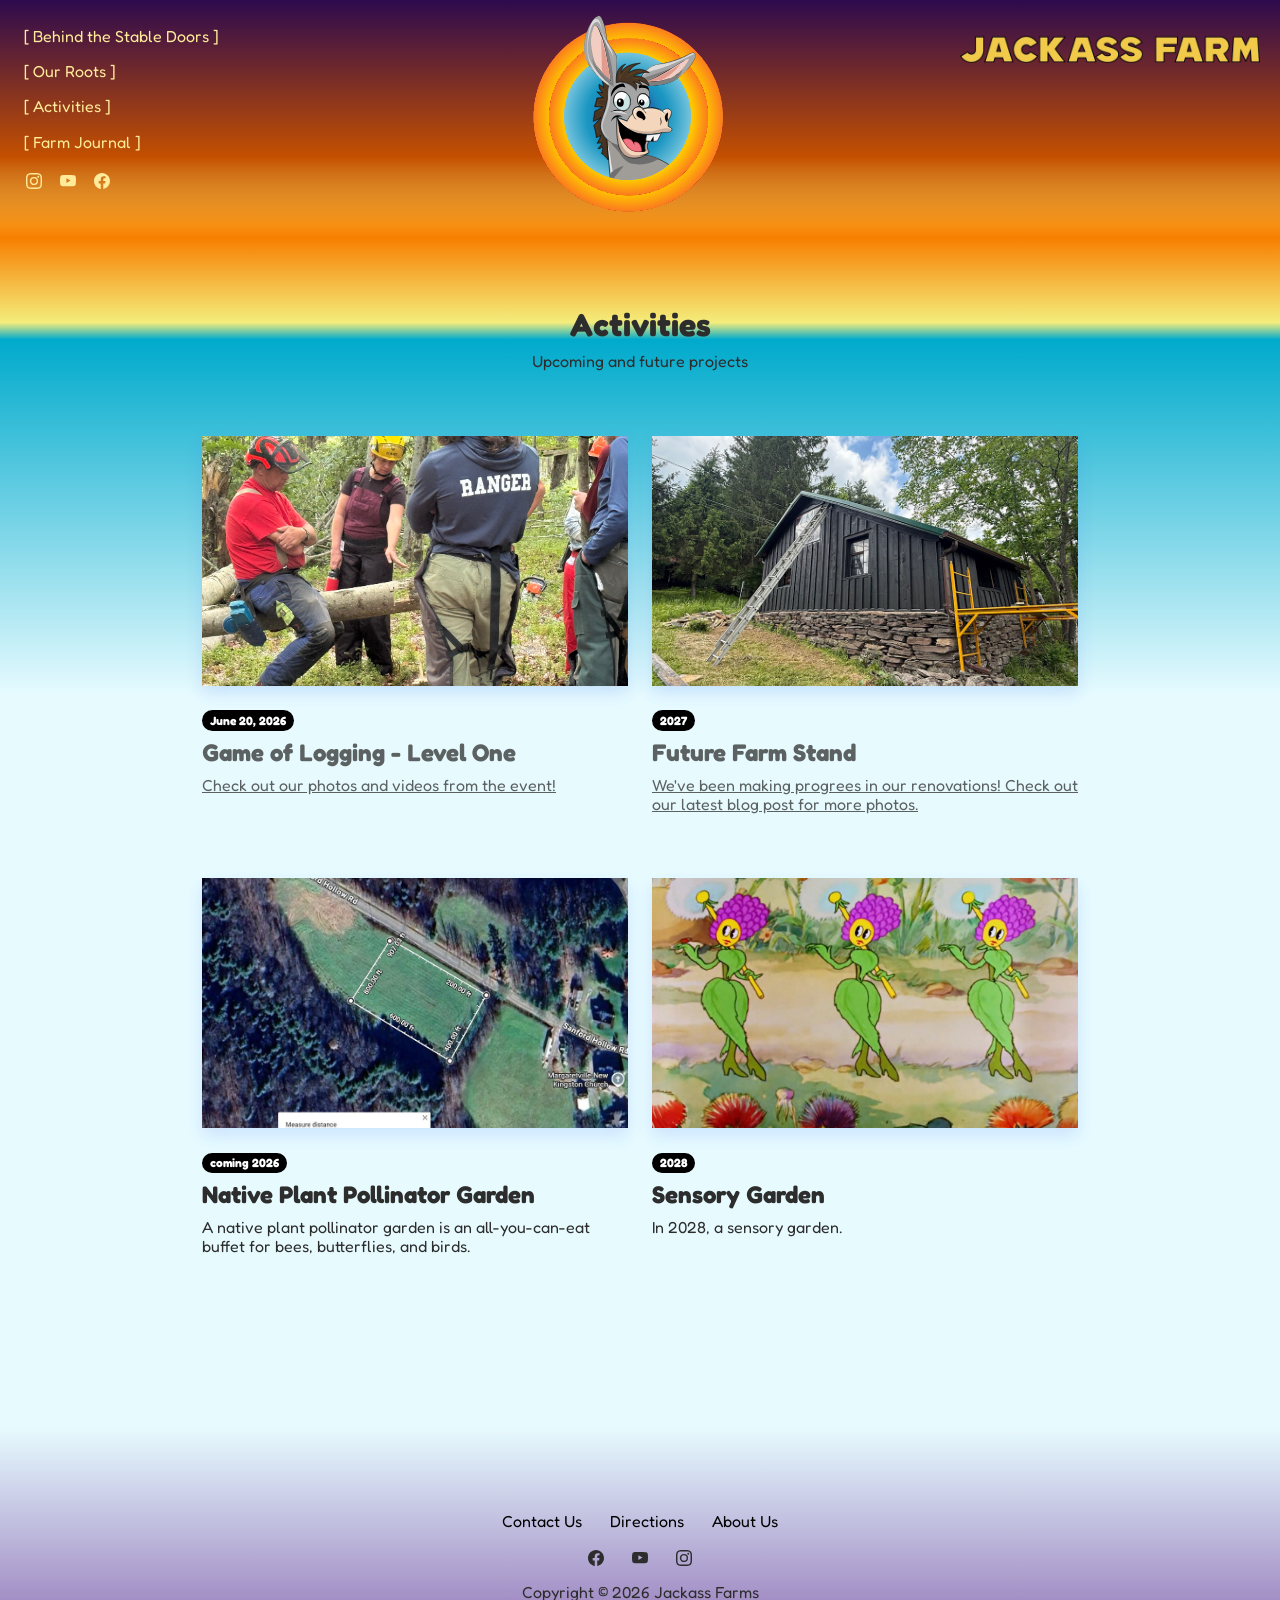
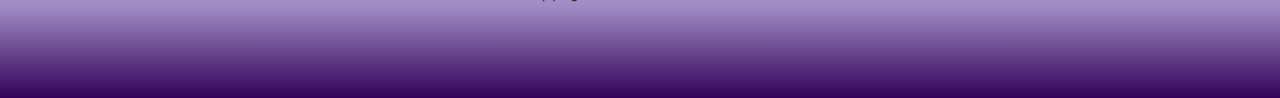
<file: activities.html>
<!DOCTYPE html>
<html data-bs-theme="light" lang="en">

<head>
    <meta charset="utf-8">
    <meta name="viewport" content="width=device-width, initial-scale=1.0, shrink-to-fit=no">
    <title>Activities | Jackass Farm Catskills</title>
    <meta name="description" content="Projects, adventures, and ongoing experiments at Jackass Farm in the Catskills.">
    <meta property="og:type" content="website">
    <meta property="og:title" content="Activities | Jackass Farm Catskills">
    <meta property="og:description" content="Projects, adventures, and ongoing experiments at Jackass Farm in the Catskills.">
    <meta property="og:url" content="https://jackassfarmcatskills.com/activities.html">
    <meta property="og:image" content="https://jackassfarmcatskills.com/assets/img/logo/JAF%20IMAGE%20ONLY.png">
    <link rel="icon" type="image/png" sizes="335x344" href="assets/img/logo/JAF%20IMAGE%20ONLY.png">
    <link rel="icon" type="image/png" sizes="335x344" href="assets/img/logo/JAF%20IMAGE%20ONLY.png" media="(prefers-color-scheme: dark)">
    <link rel="icon" type="image/png" sizes="335x344" href="assets/img/logo/JAF%20IMAGE%20ONLY.png">
    <link rel="icon" type="image/png" sizes="335x344" href="assets/img/logo/JAF%20IMAGE%20ONLY.png" media="(prefers-color-scheme: dark)">
    <link rel="icon" type="image/png" sizes="335x344" href="assets/img/logo/JAF%20IMAGE%20ONLY.png">
    <link rel="icon" type="image/png" sizes="335x344" href="assets/img/logo/JAF%20IMAGE%20ONLY.png">
    <link rel="icon" type="image/png" sizes="335x344" href="assets/img/logo/JAF%20IMAGE%20ONLY.png">
    <link rel="stylesheet" href="assets/bootstrap/css/bootstrap.min.css">
    <link rel="stylesheet" href="https://fonts.googleapis.com/css?family=Inter:300italic,400italic,600italic,700italic,800italic,400,300,600,700,800&amp;display=swap">
    <link rel="stylesheet" href="https://fonts.googleapis.com/css?family=Fredoka&amp;display=swap">
    <link rel="stylesheet" href="https://fonts.googleapis.com/css?family=Fredoka+One&amp;display=swap">
    <link rel="stylesheet" href="https://fonts.googleapis.com/css?family=Londrina+Outline&amp;display=swap">
    <link rel="stylesheet" href="https://fonts.googleapis.com/css?family=Londrina+Shadow&amp;display=swap">
    <link rel="stylesheet" href="https://fonts.googleapis.com/css?family=Londrina+Sketch&amp;display=swap">
    <link rel="stylesheet" href="https://fonts.googleapis.com/css?family=Londrina+Solid&amp;display=swap">
    <link rel="stylesheet" href="assets/css/bss-overrides-2.css">
    <link rel="stylesheet" href="assets/css/animate.min.css">
    <link rel="stylesheet" href="assets/css/animate.min.css">
    <link rel="stylesheet" href="assets/css/bss-overrides.css">
    <link rel="stylesheet" href="assets/css/bss-overrides-1.css">
    <link rel="stylesheet" href="assets/css/Navbar-Centered-Brand-icons.css">
    <link rel="stylesheet" href="assets/css/Blog-Detail-App.css">
    <link rel="stylesheet" href="assets/css/Hero-Features-icons.css">
    <link rel="stylesheet" href="assets/css/Lightbox-Gallery-baguetteBox.min.css">
    <link rel="stylesheet" href="assets/css/Timeline-Steps.css">
    <style>
      /* Mobile-first responsive padding for consistent alignment */
      @media (max-width: 768px) {
        .container-fluid {
          padding-right: 1rem !important;
          padding-left: 1rem !important;
        }
        .container {
          padding-right: 1rem !important;
          padding-left: 1rem !important;
        }
        
        /* Improve hero section centering on mobile */
        header section .container-fluid {
          padding-right: 0.5rem !important;
          padding-left: 0.5rem !important;
        }
        
        header section .col-md-10 {
          padding-left: 0.75rem !important;
          padding-right: 0.75rem !important;
        }
        
        header section h1 {
          font-size: 2rem !important;
        }
        
        header section h3 {
          font-size: 1.1rem !important;
        }
      }
      
      /* Ensure consistent spacing on all sections */
      section {
        margin-left: auto;
        margin-right: auto;
      }
    </style>
    <style>
      /* Custom scrollbar styling */
      ::-webkit-scrollbar {
        width: 8px;
      }
      
      ::-webkit-scrollbar-track {
        background: transparent;
      }
      
      ::-webkit-scrollbar-thumb {
        background: #6b3d94;
        border-radius: 4px;
      }
      
      ::-webkit-scrollbar-thumb:hover {
        background: #7d4a8d;
      }
      
      /* Firefox scrollbar */
      * {
        scrollbar-color: #6b3d94 transparent;
        scrollbar-width: thin;
      }
      
      /* Hide navbar background on scroll down for mobile */
      @media (max-width: 768px) {
        nav.navbar-hidden {
          background-color: transparent !important;
        }
      }
    </style>
  <script src="https://identity.netlify.com/v1/netlify-identity-widget.js"></script>
</head>

<body style="background: linear-gradient(to top, #e7fbff 59%, #00aacc 80%, #f4ed7c 81%, #f77f00 86%, rgb(244,237,124) 91%, #f77f00 95%, #44235e 99%);">
    <script src="assets/js/inject-navbar.js"></script>
    <section class="py-5">
        <div class="container py-5" style="margin-top: 130px;">
            <div class="row mb-5">
                <div class="col-md-8 col-xl-6 text-center mx-auto">
                    <h2 class="fw-bold">Activities</h2>
                    <p>Upcoming and future projects</p>
                </div>
            </div>
            <div class="row row-cols-1 row-cols-md-2 mx-auto" style="max-width: 900px;">
               <div class="col mb-4">
                    <div><a href="gameoflogging.html"><img class="img-fluid shadow w-100 fit-cover" width="700" height="525" src="assets/img/gol_june2026/GOL_ClassDocumentation_PhotoSusanWagner_June2026/jpgs/IMG_7326 susan wagner Large.jpeg" style="height: 250px;"></a>
                        <div class="py-4"><span class="badge bg-primary mb-2">June 20, 2026</span>
                            <h4 class="fw-bold link"><a href="gameoflogging.html">Game of Logging - Level One</a></h4>
                            <p><a href="gameoflogging.html">Check out our photos and videos from the event!</a></p>
                        </div>
                    </div>
                </div>
                <div class="col mb-4">
                    <div><a href="farmjournal.html"><img class="img-fluid shadow w-100 fit-cover" width="1024" height="768" src="assets/img/farmstand/fhZFFV9w_150dpi4.5x6.jpg" style="height: 250px;"></a>
                        <div class="py-4"><span class="badge bg-primary mb-2">2027</span>
                            <h4 class="fw-bold"><a href="farmjournal.html">Future Farm Stand</a></h4>
                            <p><a href="farmjournal.html">We've been making progrees in our renovations! Check out our latest blog post for more photos.</a> </p>
                        </div>
                    </div>
                </div>
                <div class="col mb-4">
                    <div><a href="pollinatorgarden.html" style="background: linear-gradient(var(--bs-success), white 53%, var(--bs-success) 99%);"><img class="img-fluid shadow w-100 fit-cover" src="assets/img/pollinator%20garden/pollinatorgardenmap.jpg" style="height: 250px;"></a>
                        <div class="py-4"><span class="badge bg-primary mb-2 link">coming 2026</span>
                            <h4 class="fw-bold link">Native Plant Pollinator Garden</h4>
                            <p>A native plant pollinator garden is an all-you-can-eat buffet for bees, butterflies, and birds.</p>
                        </div>
                    </div>
                </div>
               
                <div class="col mb-4">
                    <div><a href="#"><img class="img-fluid shadow w-100 fit-cover" width="2250" height="1648" src="assets/img/pollinator%20garden/Screenshot%202026-02-22%20at%2011.07.49%20AM.jpg" style="height: 250px;"></a>
                        <div class="py-4"><span class="badge bg-primary mb-2">2028</span>
                            <h4 class="fw-bold">Sensory Garden</h4>
                            <p>In 2028, a sensory garden.&nbsp;</p>
                        </div>
                    </div>
                </div>
                
            </div>
        </div>
    </section>
    <footer class="text-center p-7 ps-0 pe-0 pb-7" data-bs-theme="light" style="background: linear-gradient(rgba(0,0,0,0) 4%, rgba(110,59,153,0.59) 68%, #310158);">
        <ul class="list-inline text-center">
            <li class="list-inline-item me-4"><a class="link-body-emphasis" href="contact_us.html">Contact Us</a></li>
            <li class="list-inline-item me-4"><a class="link-body-emphasis" href="contact_us.html">Directions</a></li>
            <li class="list-inline-item"><a class="link-body-emphasis" href="btsd.html">About Us</a></li>
        </ul>
        <ul class="list-inline text-center">
            <li class="list-inline-item me-4"><a href="https://www.facebook.com/profile.php?id=61556897070233"><svg class="bi bi-facebook text-body" xmlns="http://www.w3.org/2000/svg" width="1em" height="1em" fill="currentColor" viewBox="0 0 16 16">
                        <path d="M16 8.049c0-4.446-3.582-8.05-8-8.05C3.58 0-.002 3.603-.002 8.05c0 4.017 2.926 7.347 6.75 7.951v-5.625h-2.03V8.05H6.75V6.275c0-2.017 1.195-3.131 3.022-3.131.876 0 1.791.157 1.791.157v1.98h-1.009c-.993 0-1.303.621-1.303 1.258v1.51h2.218l-.354 2.326H9.25V16c3.824-.604 6.75-3.934 6.75-7.951"></path>
                    </svg></a></li>
            <li class="list-inline-item me-4"><a href="https://www.youtube.com/@mgupnorth"><svg class="bi bi-youtube text-body" xmlns="http://www.w3.org/2000/svg" width="1em" height="1em" fill="currentColor" viewBox="0 0 16 16">
                        <path d="M8.051 1.999h.089c.822.003 4.987.033 6.11.335a2.01 2.01 0 0 1 1.415 1.42c.101.38.172.883.22 1.402l.01.104.022.26.008.104c.065.914.073 1.77.074 1.957v.075c-.001.194-.01 1.108-.082 2.06l-.008.105-.009.104c-.05.572-.124 1.14-.235 1.558a2.01 2.01 0 0 1-1.415 1.42c-1.16.312-5.569.334-6.18.335h-.142c-.309 0-1.587-.006-2.927-.052l-.17-.006-.087-.004-.171-.007-.171-.007c-1.11-.049-2.167-.128-2.654-.26a2.01 2.01 0 0 1-1.415-1.419c-.111-.417-.185-.986-.235-1.558L.09 9.82l-.008-.104A31 31 0 0 1 0 7.68v-.123c.002-.215.01-.958.064-1.778l.007-.103.003-.052.008-.104.022-.26.01-.104c.048-.519.119-1.023.22-1.402a2.01 2.01 0 0 1 1.415-1.42c.487-.13 1.544-.21 2.654-.26l.17-.007.172-.006.086-.003.171-.007A100 100 0 0 1 7.858 2zM6.4 5.209v4.818l4.157-2.408z"></path>
                    </svg></a></li>
            <li class="list-inline-item"><a href="https://www.instagram.com/jackassfarmcatskills"><svg class="bi bi-instagram text-body" xmlns="http://www.w3.org/2000/svg" width="1em" height="1em" fill="currentColor" viewBox="0 0 16 16">
                        <path d="M8 0C5.829 0 5.556.01 4.703.048 3.85.088 3.269.222 2.76.42a3.9 3.9 0 0 0-1.417.923A3.9 3.9 0 0 0 .42 2.76C.222 3.268.087 3.85.048 4.7.01 5.555 0 5.827 0 8.001c0 2.172.01 2.444.048 3.297.04.852.174 1.433.372 1.942.205.526.478.972.923 1.417.444.445.89.719 1.416.923.51.198 1.09.333 1.942.372C5.555 15.99 5.827 16 8 16s2.444-.01 3.298-.048c.851-.04 1.434-.174 1.943-.372a3.9 3.9 0 0 0 1.416-.923c.445-.445.718-.891.923-1.417.197-.509.332-1.09.372-1.942C15.99 10.445 16 10.173 16 8s-.01-2.445-.048-3.299c-.04-.851-.175-1.433-.372-1.941a3.9 3.9 0 0 0-.923-1.417A3.9 3.9 0 0 0 13.24.42c-.51-.198-1.092-.333-1.943-.372C10.443.01 10.172 0 7.998 0zm-.717 1.442h.718c2.136 0 2.389.007 3.232.046.78.035 1.204.166 1.486.275.373.145.64.319.92.599s.453.546.598.92c.11.281.24.705.275 1.485.039.843.047 1.096.047 3.231s-.008 2.389-.047 3.232c-.035.78-.166 1.203-.275 1.485a2.5 2.5 0 0 1-.599.919c-.28.28-.546.453-.92.598-.28.11-.704.24-1.485.276-.843.038-1.096.047-3.232.047s-2.39-.009-3.233-.047c-.78-.036-1.203-.166-1.485-.276a2.5 2.5 0 0 1-.92-.598 2.5 2.5 0 0 1-.6-.92c-.109-.281-.24-.705-.275-1.485-.038-.843-.046-1.096-.046-3.233s.008-2.388.046-3.231c.036-.78.166-1.204.276-1.486.145-.373.319-.64.599-.92s.546-.453.92-.598c.282-.11.705-.24 1.485-.276.738-.034 1.024-.044 2.515-.045zm4.988 1.328a.96.96 0 1 0 0 1.92.96.96 0 0 0 0-1.92m-4.27 1.122a4.109 4.109 0 1 0 0 8.217 4.109 4.109 0 0 0 0-8.217m0 1.441a2.667 2.667 0 1 1 0 5.334 2.667 2.667 0 0 1 0-5.334"></path>
                    </svg></a></li>
        </ul>
        <p class="text-center text-body mb-0">Copyright © 2026 Jackass Farms</p>
    </footer>
    <script src="assets/bootstrap/js/bootstrap.min.js"></script>
    <script src="assets/js/bs-init-1.js"></script>
    <script src="assets/js/navbar-scroll.js"></script>
    <script src="assets/js/bs-init.js"></script>
    <script src="assets/js/navbar-secondary.js"></script>
    <script src="assets/js/bold-and-bright.js"></script>
    <script src="assets/js/Lightbox-Gallery-baguetteBox.min.js"></script>
    <script src="assets/js/Lightbox-Gallery.js"></script>
    <script src="assets/js/untitled.js"></script>
    <script>
      // Hide navbar on scroll down, show on scroll up (mobile only)
      let lastScrollPosition = 0;
      const navbar = document.querySelector('nav.navbar');
      
      window.addEventListener('scroll', () => {
        // Only apply on mobile (max-width: 768px)
        if (window.innerWidth <= 768) {
          const currentScrollPosition = window.scrollY;
          
          if (currentScrollPosition > lastScrollPosition && currentScrollPosition > 100) {
            // Scrolling down
            navbar.classList.add('navbar-hidden');
          } else {
            // Scrolling up
            navbar.classList.remove('navbar-hidden');
          }
          
          lastScrollPosition = currentScrollPosition;
        }
      });
    </script>
</body>

</html>
</file>
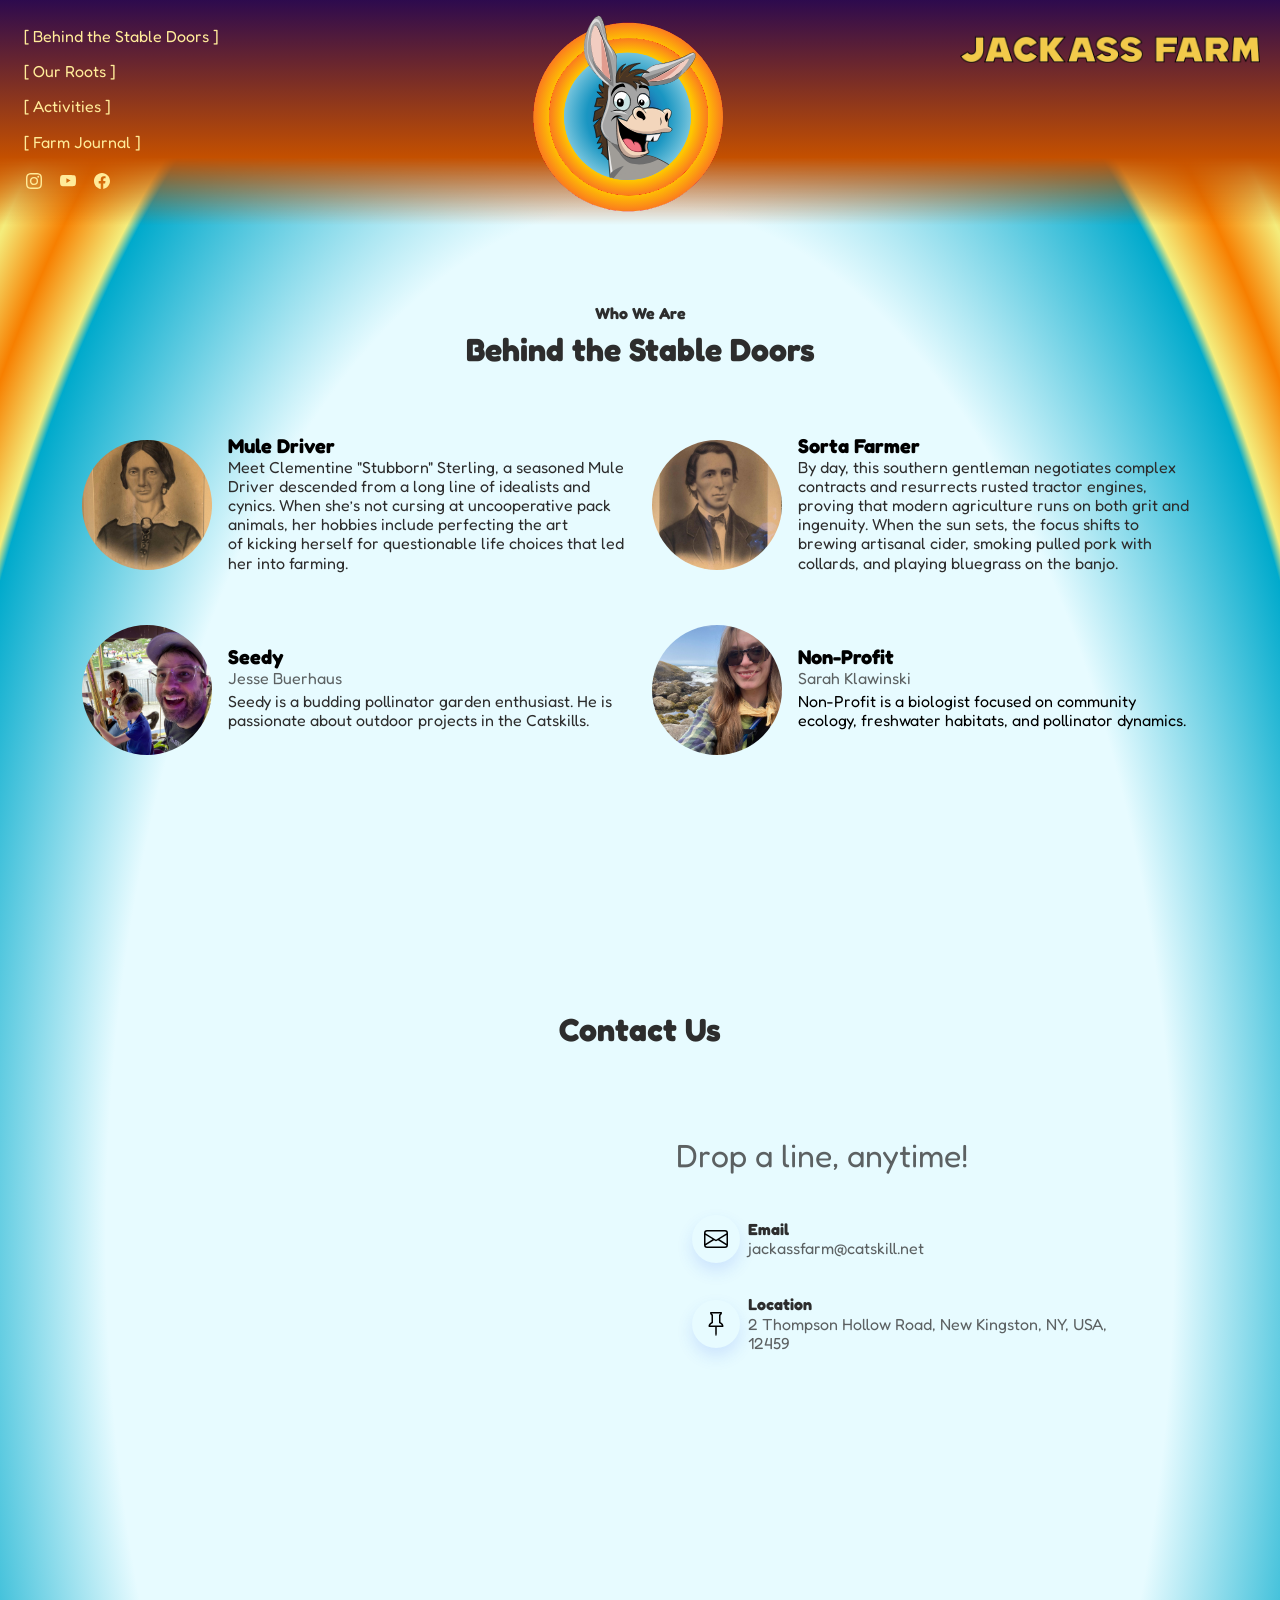
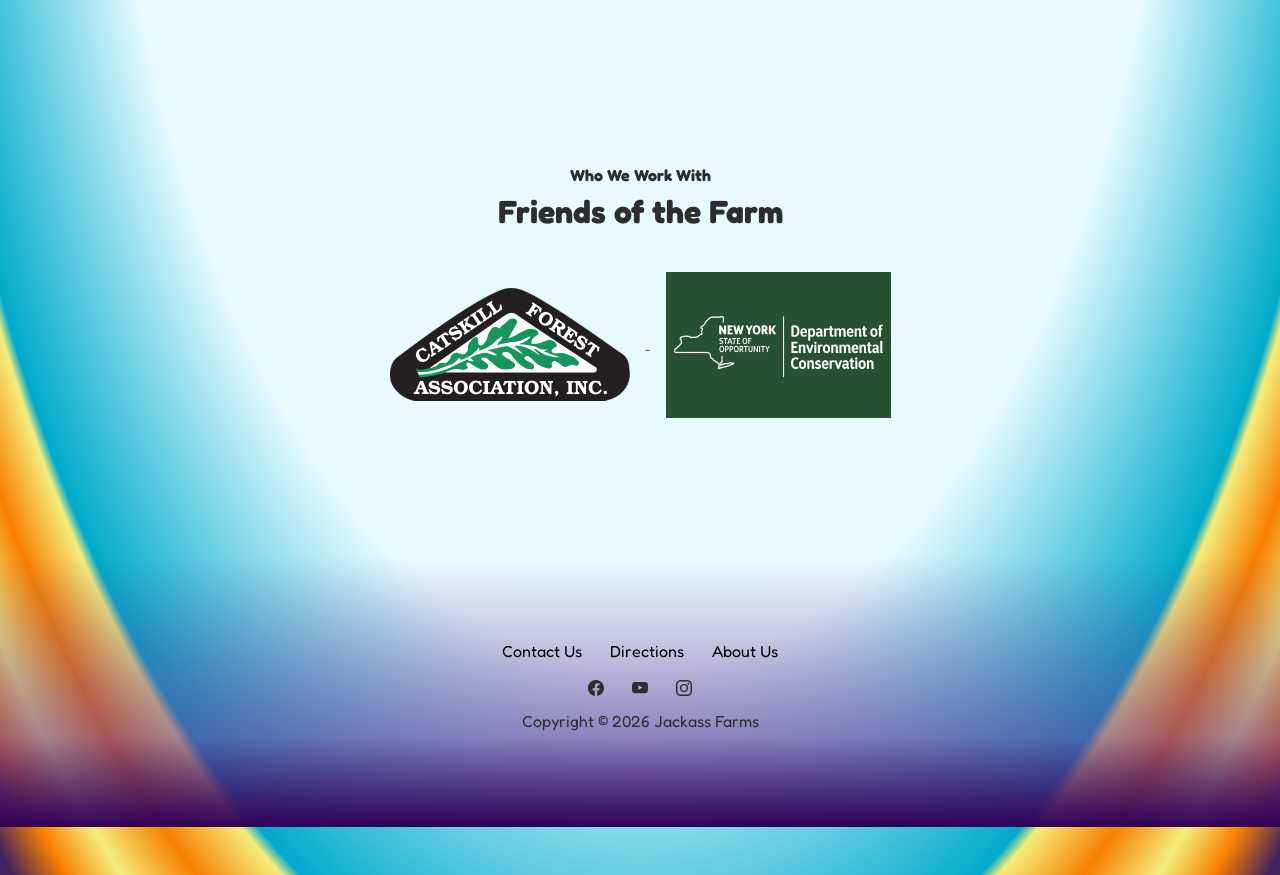
<file: btsd.html>
<!DOCTYPE html>
<html data-bs-theme="light" lang="en">

<head>
    <meta charset="utf-8">
    <meta name="viewport" content="width=device-width, initial-scale=1.0, shrink-to-fit=no">
    <title>About Us | Jackass Farm Catskills</title>
    <meta name="description" content="Meet the people behind Jackass Farm — a Mule Driver and a Sorta Farmer making it work in the Catskills.">
    <meta property="og:type" content="website">
    <meta property="og:title" content="About Us | Jackass Farm Catskills">
    <meta property="og:description" content="Meet the people behind Jackass Farm — a Mule Driver and a Sorta Farmer making it work in the Catskills.">
    <meta property="og:url" content="https://jackassfarmcatskills.com/btsd.html">
    <meta property="og:image" content="https://jackassfarmcatskills.com/assets/img/logo/JAF%20IMAGE%20ONLY.png">
    <link rel="icon" type="image/png" sizes="335x344" href="assets/img/logo/JAF%20IMAGE%20ONLY.png">
    <link rel="icon" type="image/png" sizes="335x344" href="assets/img/logo/JAF%20IMAGE%20ONLY.png" media="(prefers-color-scheme: dark)">
    <link rel="icon" type="image/png" sizes="335x344" href="assets/img/logo/JAF%20IMAGE%20ONLY.png">
    <link rel="icon" type="image/png" sizes="335x344" href="assets/img/logo/JAF%20IMAGE%20ONLY.png" media="(prefers-color-scheme: dark)">
    <link rel="icon" type="image/png" sizes="335x344" href="assets/img/logo/JAF%20IMAGE%20ONLY.png">
    <link rel="icon" type="image/png" sizes="335x344" href="assets/img/logo/JAF%20IMAGE%20ONLY.png">
    <link rel="icon" type="image/png" sizes="335x344" href="assets/img/logo/JAF%20IMAGE%20ONLY.png">
    <link rel="stylesheet" href="assets/bootstrap/css/bootstrap.min.css">
    <link rel="stylesheet" href="https://fonts.googleapis.com/css?family=Inter:300italic,400italic,600italic,700italic,800italic,400,300,600,700,800&amp;display=swap">
    <link rel="stylesheet" href="https://fonts.googleapis.com/css?family=Fredoka&amp;display=swap">
    <link rel="stylesheet" href="https://fonts.googleapis.com/css?family=Fredoka+One&amp;display=swap">
    <link rel="stylesheet" href="https://fonts.googleapis.com/css?family=Londrina+Outline&amp;display=swap">
    <link rel="stylesheet" href="https://fonts.googleapis.com/css?family=Londrina+Shadow&amp;display=swap">
    <link rel="stylesheet" href="https://fonts.googleapis.com/css?family=Londrina+Sketch&amp;display=swap">
    <link rel="stylesheet" href="https://fonts.googleapis.com/css?family=Londrina+Solid&amp;display=swap">
    <link rel="stylesheet" href="assets/css/bss-overrides-2.css">
    <link rel="stylesheet" href="assets/css/animate.min.css">
    <link rel="stylesheet" href="assets/css/animate.min.css">
    <link rel="stylesheet" href="assets/css/bss-overrides.css">
    <link rel="stylesheet" href="assets/css/bss-overrides-1.css">
    <link rel="stylesheet" href="assets/css/Navbar-Centered-Brand-icons.css">
    <link rel="stylesheet" href="assets/css/Blog-Detail-App.css">
    <link rel="stylesheet" href="assets/css/Hero-Features-icons.css">
    <link rel="stylesheet" href="assets/css/Lightbox-Gallery-baguetteBox.min.css">
    <link rel="stylesheet" href="assets/css/Timeline-Steps.css">
    <style>
      /* Mobile-first responsive padding for consistent alignment */
      @media (max-width: 768px) {
        .container-fluid {
          padding-right: 1rem !important;
          padding-left: 1rem !important;
        }
        .container {
          padding-right: 1rem !important;
          padding-left: 1rem !important;
        }
        
        /* Improve hero section centering on mobile */
        header section .container-fluid {
          padding-right: 0.5rem !important;
          padding-left: 0.5rem !important;
        }
        
        header section .col-md-10 {
          padding-left: 0.75rem !important;
          padding-right: 0.75rem !important;
        }
        
        header section h1 {
          font-size: 2rem !important;
        }
        
        header section h3 {
          font-size: 1.1rem !important;
        }
      }
      
      /* Ensure consistent spacing on all sections */
      section {
        margin-left: auto;
        margin-right: auto;
      }
    </style>
    <style>
      /* Custom scrollbar styling */
      ::-webkit-scrollbar {
        width: 8px;
      }
      
      ::-webkit-scrollbar-track {
        background: transparent;
      }
      
      ::-webkit-scrollbar-thumb {
        background: #6b3d94;
        border-radius: 4px;
      }
      
      ::-webkit-scrollbar-thumb:hover {
        background: #7d4a8d;
      }
      
      /* Firefox scrollbar */
      * {
        scrollbar-color: #6b3d94 transparent;
        scrollbar-width: thin;
      }
      
      /* Hide navbar background on scroll down for mobile */
      @media (max-width: 768px) {
        nav.navbar-hidden {
          background-color: transparent !important;
        }
      }
    </style>
  <script src="https://identity.netlify.com/v1/netlify-identity-widget.js"></script>
</head>

<body style="background: radial-gradient(#e7fbff 59%, #00aacc 80%, #f4ed7c 81%, #f77f00 86%, rgb(244,237,124) 91%, #f77f00 95%, #44235e 99%);">
    <script src="assets/js/inject-navbar.js"></script>
    <section class="py-5">
        <div class="container py-4 py-xl-5">
            <div class="row">
                <div class="col">
                    <div class="row mb-4 mb-lg-5" style="padding-top: 8rem;">
                        <div class="col-md-8 col-xl-6 text-center mx-auto">
                            <p class="fw-bold mb-2">Who We Are</p>
                            <h2 class="fw-bold">Behind the Stable Doors</h2>
                            <p class="text-muted"></p>
                        </div>
                    </div>
                </div>
            </div>
            <div class="row gy-4 row-cols-1 row-cols-md-2 row-cols-lg-2">
                <div class="col">
                    <div class="card border-0 shadow-none" style="background: transparent;">
                        <div class="card-body d-flex align-items-center p-0"><img class="object-fit-cover rounded-circle flex-shrink-0 me-3" width="130" height="130" src="assets/img/whois/IMG_6881.jpeg">
                            <div>
                                <h5 class="fw-bold text-primary mb-0">Mule Driver</h5>
                                <p class="mb-1">Meet Clementine "Stubborn" Sterling, a seasoned Mule Driver descended from a long line of idealists and cynics. When she’s not cursing at uncooperative pack animals, her hobbies include perfecting the art<br>of kicking herself for questionable life choices that led her into farming.</p>
                            </div>
                        </div>
                    </div>
                </div>
                <div class="col">
                    <div class="card border-0 shadow-none" style="background: transparent;">
                        <div class="card-body d-flex align-items-center p-0" style="background: transparent;"><img class="object-fit-cover rounded-circle flex-shrink-0 me-3" width="130" height="130" src="assets/img/whois/IMG_6883.jpeg">
                            <div>
                                <h5 class="fw-bold text-primary mb-0"><strong>Sorta Farmer</strong></h5>
                                <p class="mb-1">By day, this southern gentleman negotiates complex contracts and resurrects rusted tractor engines, proving that modern agriculture runs on both grit and ingenuity. When the sun sets, the focus shifts to brewing artisanal cider, smoking pulled pork with collards, and playing bluegrass on the banjo.&nbsp;</p>
                            </div>
                        </div>
                    </div>
                </div>
                <div class="col">
                    <div class="card border-0 shadow-none" style="background: transparent;">
                        <div class="card-body d-flex align-items-center p-0"><img class="object-fit-cover rounded-circle flex-shrink-0 me-3" width="130" height="130" src="assets/img/whois/JesseBuerhaus2.jpeg">
                            <div>
                                <h5 class="fw-bold text-primary mb-0"><strong>Seedy</strong></h5>
                                <p class="text-muted mb-1">Jesse Buerhaus</p>
                                <p class="mb-1">Seedy is a budding pollinator garden enthusiast. He is passionate about outdoor projects in the Catskills.</p>
                            </div>
                        </div>
                    </div>
                </div>
                <div class="col col-md-6">
                    <div class="card border-0 shadow-none" style="background: transparent;">
                        <div class="card-body d-flex align-items-center p-0"><img class="object-fit-cover rounded-circle flex-shrink-0 me-3" width="130" height="130" src="assets/img/whois/SarahKlawinski.jpeg">
                            <div>
                                <h5 class="fw-bold text-primary mb-0">Non-Profit</h5>
                                <p class="text-muted mb-1">Sarah Klawinski</p>
                                <p class="text-muted mb-1"><span style="color: rgb(0, 0, 0);">Non-Profit is a biologist focused on community ecology, freshwater habitats, and pollinator dynamics.&nbsp;</span></p>
                            </div>
                        </div>
                    </div>
                </div>
            </div>
        </div>
        <div class="container py-5">
            <div class="row" style="margin-top: 8rem;margin-bottom: 0px;">
                <div class="col-md-8 col-xl-6 text-center mx-auto">
                    <p class="fw-bold text-success mb-2"></p>
                    <h2 class="fw-bold">Contact Us</h2>
                </div>
            </div>
            <section class="position-relative py-xl-5" style="padding-top: 0px;">
                <div class="container-fluid position-relative mt-0 pt-0 mb-0 pb-0">
                    <div class="row">
                        <div class="col-md-6 order-2 order-md-1"><section class="container my-5">

  <div class="row justify-content-center">

    <div class="col-lg-10 col-md-12">

<div class="ratio ratio-1x1">
  <iframe
    src="https://www.google.com/maps?q=42.2144624,-74.6818337&z=17&t=k&output=embed"
    loading="lazy"
    style="border:0;"
    allowfullscreen
    referrerpolicy="no-referrer-when-downgrade">
  </iframe>
</div>

    </div>

  </div>

</section></div>
                        <div class="col-md-6 order-1 order-md-2">
                            <div>
                                <form class="order-sm-first p-xl-4 ps-3 pe-3 pt-5 pb-3" method="post">
                                    <h4></h4>
                                    <p class="fs-2 text-muted order-1 mb-4">Drop a line, anytime!</p>
                                    <div class="d-flex h-100 flex-wrap flex-md-column justify-content-md-start align-items-md-start">
                                        <div class="d-flex align-items-center p-3">
                                            <div class="bs-icon-md bs-icon-circle shadow d-flex flex-shrink-0 justify-content-center align-items-center d-inline-block bs-icon bs-icon-md"><svg class="bi bi-envelope" xmlns="http://www.w3.org/2000/svg" width="1em" height="1em" fill="currentColor" viewBox="0 0 16 16">
                                                    <path d="M0 4a2 2 0 0 1 2-2h12a2 2 0 0 1 2 2v8a2 2 0 0 1-2 2H2a2 2 0 0 1-2-2zm2-1a1 1 0 0 0-1 1v.217l7 4.2 7-4.2V4a1 1 0 0 0-1-1zm13 2.383-4.708 2.825L15 11.105zm-.034 6.876-5.64-3.471L8 9.583l-1.326-.795-5.64 3.47A1 1 0 0 0 2 13h12a1 1 0 0 0 .966-.741M1 11.105l4.708-2.897L1 5.383z"></path>
                                                </svg></div>
                                            <div class="px-2">
                                                <h6 class="fw-bold mb-0">Email</h6>
                                                <p class="text-muted mb-0">jackassfarm@catskill.net</p>
                                            </div>
                                        </div>
                                        <div class="d-flex align-items-center p-3">
                                            <div class="bs-icon-md bs-icon-circle shadow d-flex flex-shrink-0 justify-content-center align-items-center d-inline-block bs-icon bs-icon-md"><svg class="bi bi-pin" xmlns="http://www.w3.org/2000/svg" width="1em" height="1em" fill="currentColor" viewBox="0 0 16 16">
                                                    <path d="M4.146.146A.5.5 0 0 1 4.5 0h7a.5.5 0 0 1 .5.5c0 .68-.342 1.174-.646 1.479-.126.125-.25.224-.354.298v4.431l.078.048c.203.127.476.314.751.555C12.36 7.775 13 8.527 13 9.5a.5.5 0 0 1-.5.5h-4v4.5c0 .276-.224 1.5-.5 1.5s-.5-1.224-.5-1.5V10h-4a.5.5 0 0 1-.5-.5c0-.973.64-1.725 1.17-2.189A6 6 0 0 1 5 6.708V2.277a3 3 0 0 1-.354-.298C4.342 1.674 4 1.179 4 .5a.5.5 0 0 1 .146-.354m1.58 1.408-.002-.001zm-.002-.001.002.001A.5.5 0 0 1 6 2v5a.5.5 0 0 1-.276.447h-.002l-.012.007-.054.03a5 5 0 0 0-.827.58c-.318.278-.585.596-.725.936h7.792c-.14-.34-.407-.658-.725-.936a5 5 0 0 0-.881-.61l-.012-.006h-.002A.5.5 0 0 1 10 7V2a.5.5 0 0 1 .295-.458 1.8 1.8 0 0 0 .351-.271c.08-.08.155-.17.214-.271H5.14q.091.15.214.271a1.8 1.8 0 0 0 .37.282"></path>
                                                </svg></div>
                                            <div class="px-2">
                                                <h6 class="fw-bold mb-0">Location</h6>
                                                <p class="text-muted mb-0">2 Thompson Hollow Road, New Kingston, NY, USA, 12459</p>
                                            </div>
                                        </div>
                                    </div>
                                </form>
                            </div>
                        </div>
                    </div>
                </div>
            </section>
            <div class="row d-flex justify-content-center">
                <div class="col-md-6 col-xl-4">
                    <div></div>
                </div>
            </div>
        </div>
        <div class="container py-5">
            <div class="row mb-4 mb-lg-5" style="padding-top: 0px;">
                <div class="col-md-8 col-xl-6 text-center mx-auto">
                    <p class="fw-bold mb-2">Who We Work With</p>
                    <h2 class="fw-bold">Friends of the Farm</h2>
                    <p class="text-muted"></p>
                    <p class="fw-bold text-success mb-2"></p>
                    <h2 class="fw-bold"></h2>
                    <p class="mb-4" style="font-size: 1.6rem;"></p>
                    <p class="text-muted"><a href="#"> <img class="m-3" src="assets/img/logo/CFA_LOGO_HEADER.png"></a><a href="#"> <img class="m-3" src="assets/img/logo/2010s_New_York_State_DEC_logo.png" width="225" height="146"></a><a href="#"> </a><a href="#"> </a><a href="#"> </a><a href="#"> </a></p>
                </div>
            </div>
        </div>
        <footer class="text-center p-7 ps-0 pe-0 pb-7" data-bs-theme="light" style="background: linear-gradient(rgba(0,0,0,0) 4%, rgba(110,59,153,0.59) 68%, #310158);">
            <ul class="list-inline text-center">
                <li class="list-inline-item me-4"><a class="link-body-emphasis" href="contact_us.html">Contact Us</a></li>
                <li class="list-inline-item me-4"><a class="link-body-emphasis" href="contact_us.html">Directions</a></li>
                <li class="list-inline-item"><a class="link-body-emphasis" href="btsd.html">About Us</a></li>
            </ul>
            <ul class="list-inline text-center">
                <li class="list-inline-item me-4"><a href="https://www.facebook.com/profile.php?id=61556897070233"><svg class="bi bi-facebook text-body" xmlns="http://www.w3.org/2000/svg" width="1em" height="1em" fill="currentColor" viewBox="0 0 16 16">
                            <path d="M16 8.049c0-4.446-3.582-8.05-8-8.05C3.58 0-.002 3.603-.002 8.05c0 4.017 2.926 7.347 6.75 7.951v-5.625h-2.03V8.05H6.75V6.275c0-2.017 1.195-3.131 3.022-3.131.876 0 1.791.157 1.791.157v1.98h-1.009c-.993 0-1.303.621-1.303 1.258v1.51h2.218l-.354 2.326H9.25V16c3.824-.604 6.75-3.934 6.75-7.951"></path>
                        </svg></a></li>
                <li class="list-inline-item me-4"><a href="https://www.youtube.com/@mgupnorth"><svg class="bi bi-youtube text-body" xmlns="http://www.w3.org/2000/svg" width="1em" height="1em" fill="currentColor" viewBox="0 0 16 16">
                            <path d="M8.051 1.999h.089c.822.003 4.987.033 6.11.335a2.01 2.01 0 0 1 1.415 1.42c.101.38.172.883.22 1.402l.01.104.022.26.008.104c.065.914.073 1.77.074 1.957v.075c-.001.194-.01 1.108-.082 2.06l-.008.105-.009.104c-.05.572-.124 1.14-.235 1.558a2.01 2.01 0 0 1-1.415 1.42c-1.16.312-5.569.334-6.18.335h-.142c-.309 0-1.587-.006-2.927-.052l-.17-.006-.087-.004-.171-.007-.171-.007c-1.11-.049-2.167-.128-2.654-.26a2.01 2.01 0 0 1-1.415-1.419c-.111-.417-.185-.986-.235-1.558L.09 9.82l-.008-.104A31 31 0 0 1 0 7.68v-.123c.002-.215.01-.958.064-1.778l.007-.103.003-.052.008-.104.022-.26.01-.104c.048-.519.119-1.023.22-1.402a2.01 2.01 0 0 1 1.415-1.42c.487-.13 1.544-.21 2.654-.26l.17-.007.172-.006.086-.003.171-.007A100 100 0 0 1 7.858 2zM6.4 5.209v4.818l4.157-2.408z"></path>
                        </svg></a></li>
                <li class="list-inline-item"><a href="https://www.instagram.com/jackassfarmcatskills"><svg class="bi bi-instagram text-body" xmlns="http://www.w3.org/2000/svg" width="1em" height="1em" fill="currentColor" viewBox="0 0 16 16">
                            <path d="M8 0C5.829 0 5.556.01 4.703.048 3.85.088 3.269.222 2.76.42a3.9 3.9 0 0 0-1.417.923A3.9 3.9 0 0 0 .42 2.76C.222 3.268.087 3.85.048 4.7.01 5.555 0 5.827 0 8.001c0 2.172.01 2.444.048 3.297.04.852.174 1.433.372 1.942.205.526.478.972.923 1.417.444.445.89.719 1.416.923.51.198 1.09.333 1.942.372C5.555 15.99 5.827 16 8 16s2.444-.01 3.298-.048c.851-.04 1.434-.174 1.943-.372a3.9 3.9 0 0 0 1.416-.923c.445-.445.718-.891.923-1.417.197-.509.332-1.09.372-1.942C15.99 10.445 16 10.173 16 8s-.01-2.445-.048-3.299c-.04-.851-.175-1.433-.372-1.941a3.9 3.9 0 0 0-.923-1.417A3.9 3.9 0 0 0 13.24.42c-.51-.198-1.092-.333-1.943-.372C10.443.01 10.172 0 7.998 0zm-.717 1.442h.718c2.136 0 2.389.007 3.232.046.78.035 1.204.166 1.486.275.373.145.64.319.92.599s.453.546.598.92c.11.281.24.705.275 1.485.039.843.047 1.096.047 3.231s-.008 2.389-.047 3.232c-.035.78-.166 1.203-.275 1.485a2.5 2.5 0 0 1-.599.919c-.28.28-.546.453-.92.598-.28.11-.704.24-1.485.276-.843.038-1.096.047-3.232.047s-2.39-.009-3.233-.047c-.78-.036-1.203-.166-1.485-.276a2.5 2.5 0 0 1-.92-.598 2.5 2.5 0 0 1-.6-.92c-.109-.281-.24-.705-.275-1.485-.038-.843-.046-1.096-.046-3.233s.008-2.388.046-3.231c.036-.78.166-1.204.276-1.486.145-.373.319-.64.599-.92s.546-.453.92-.598c.282-.11.705-.24 1.485-.276.738-.034 1.024-.044 2.515-.045zm4.988 1.328a.96.96 0 1 0 0 1.92.96.96 0 0 0 0-1.92m-4.27 1.122a4.109 4.109 0 1 0 0 8.217 4.109 4.109 0 0 0 0-8.217m0 1.441a2.667 2.667 0 1 1 0 5.334 2.667 2.667 0 0 1 0-5.334"></path>
                        </svg></a></li>
            </ul>
            <p class="text-center text-body mb-0">Copyright © 2026 Jackass Farms</p>
        </footer>
    </section>
    <script src="assets/bootstrap/js/bootstrap.min.js"></script>
    <script src="assets/js/bs-init-1.js"></script>
    <script src="assets/js/navbar-scroll.js"></script>
    <script src="assets/js/bs-init.js"></script>
    <script src="assets/js/navbar-secondary.js"></script>
    <script src="assets/js/bold-and-bright.js"></script>
    <script src="assets/js/Lightbox-Gallery-baguetteBox.min.js"></script>
    <script src="assets/js/Lightbox-Gallery.js"></script>
    <script src="assets/js/untitled.js"></script>
    <script>
      // Hide navbar on scroll down, show on scroll up (mobile only)
      let lastScrollPosition = 0;
      const navbar = document.querySelector('nav.navbar');
      
      window.addEventListener('scroll', () => {
        // Only apply on mobile (max-width: 768px)
        if (window.innerWidth <= 768) {
          const currentScrollPosition = window.scrollY;
          
          if (currentScrollPosition > lastScrollPosition && currentScrollPosition > 100) {
            // Scrolling down
            navbar.classList.add('navbar-hidden');
          } else {
            // Scrolling up
            navbar.classList.remove('navbar-hidden');
          }
          
          lastScrollPosition = currentScrollPosition;
        }
      });
    </script>
</body>

</html>
</file>
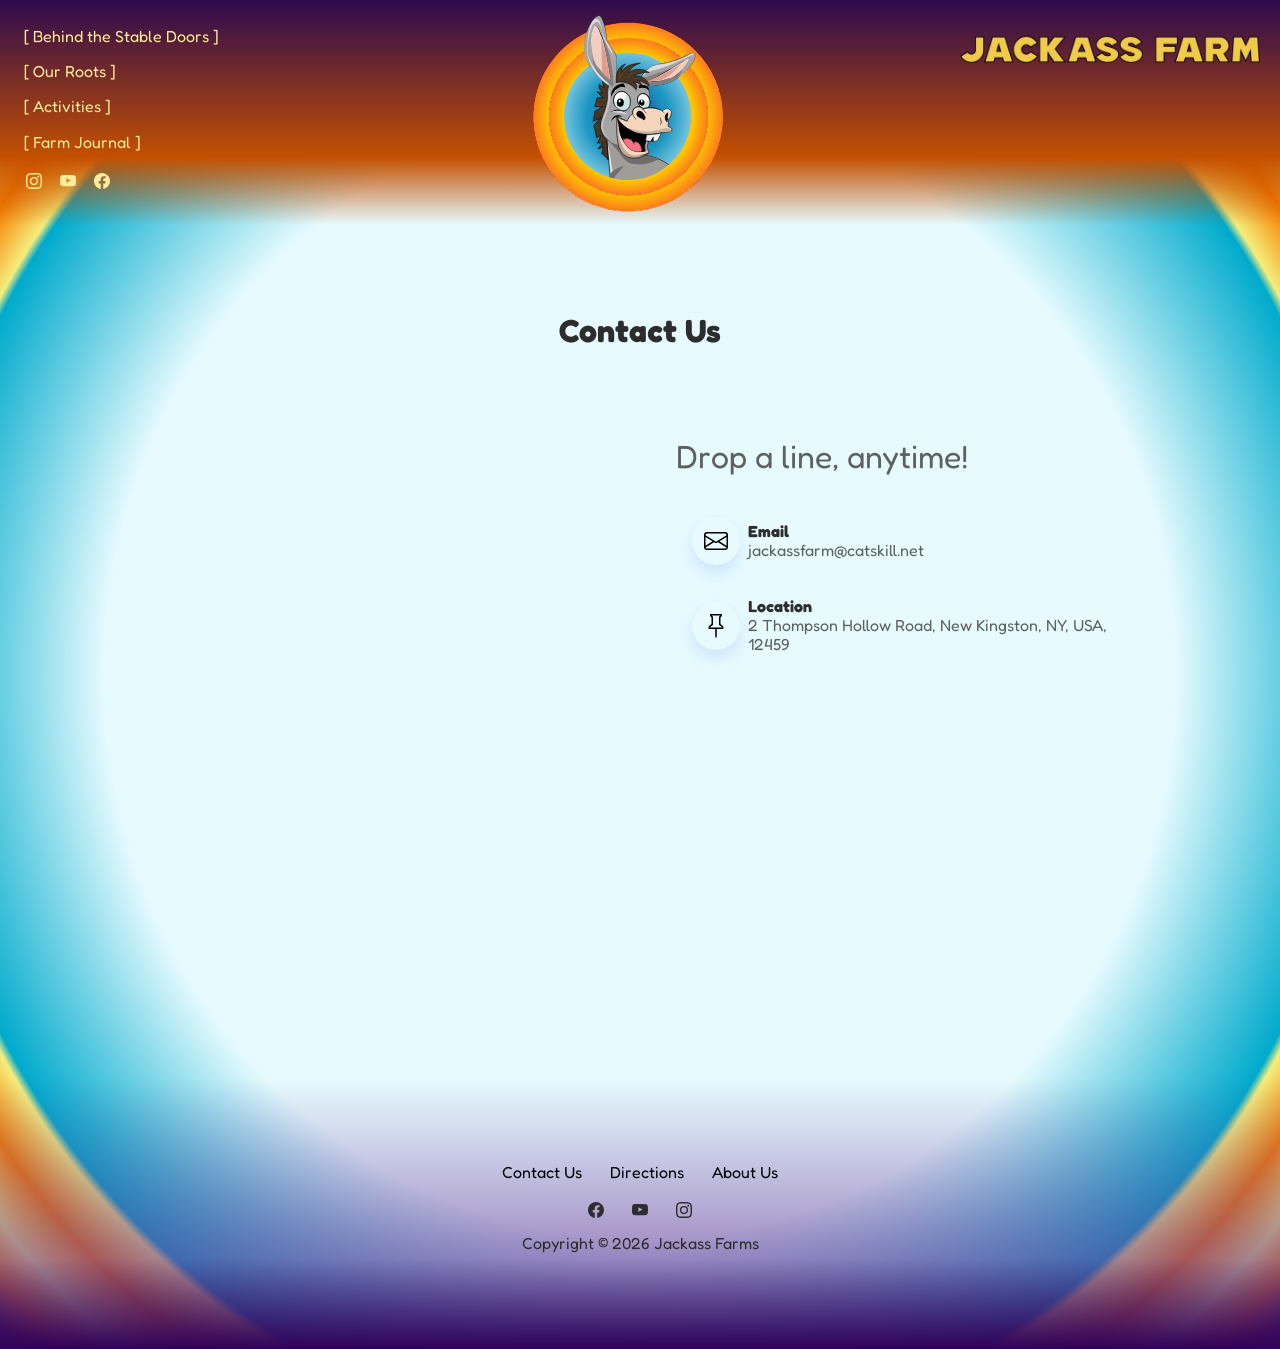
<file: contact_us.html>
<!DOCTYPE html>
<html data-bs-theme="light" lang="en">

<head>
    <meta charset="utf-8">
    <meta name="viewport" content="width=device-width, initial-scale=1.0, shrink-to-fit=no">
    <title>Contact Us | Jackass Farm Catskills</title>
    <meta name="description" content="Get in touch with Jackass Farm Catskills. Find us, visit us, or just say hello.">
    <meta property="og:type" content="website">
    <meta property="og:title" content="Contact Us | Jackass Farm Catskills">
    <meta property="og:description" content="Get in touch with Jackass Farm Catskills. Find us, visit us, or just say hello.">
    <meta property="og:url" content="https://jackassfarmcatskills.com/contact_us.html">
    <meta property="og:image" content="https://jackassfarmcatskills.com/assets/img/logo/JAF%20IMAGE%20ONLY.png">
    <link rel="icon" type="image/png" sizes="335x344" href="assets/img/logo/JAF%20IMAGE%20ONLY.png">
    <link rel="icon" type="image/png" sizes="335x344" href="assets/img/logo/JAF%20IMAGE%20ONLY.png" media="(prefers-color-scheme: dark)">
    <link rel="icon" type="image/png" sizes="335x344" href="assets/img/logo/JAF%20IMAGE%20ONLY.png">
    <link rel="icon" type="image/png" sizes="335x344" href="assets/img/logo/JAF%20IMAGE%20ONLY.png" media="(prefers-color-scheme: dark)">
    <link rel="icon" type="image/png" sizes="335x344" href="assets/img/logo/JAF%20IMAGE%20ONLY.png">
    <link rel="icon" type="image/png" sizes="335x344" href="assets/img/logo/JAF%20IMAGE%20ONLY.png">
    <link rel="icon" type="image/png" sizes="335x344" href="assets/img/logo/JAF%20IMAGE%20ONLY.png">
    <link rel="stylesheet" href="assets/bootstrap/css/bootstrap.min.css">
    <link rel="stylesheet" href="https://fonts.googleapis.com/css?family=Inter:300italic,400italic,600italic,700italic,800italic,400,300,600,700,800&amp;display=swap">
    <link rel="stylesheet" href="https://fonts.googleapis.com/css?family=Fredoka&amp;display=swap">
    <link rel="stylesheet" href="https://fonts.googleapis.com/css?family=Fredoka+One&amp;display=swap">
    <link rel="stylesheet" href="https://fonts.googleapis.com/css?family=Londrina+Outline&amp;display=swap">
    <link rel="stylesheet" href="https://fonts.googleapis.com/css?family=Londrina+Shadow&amp;display=swap">
    <link rel="stylesheet" href="https://fonts.googleapis.com/css?family=Londrina+Sketch&amp;display=swap">
    <link rel="stylesheet" href="https://fonts.googleapis.com/css?family=Londrina+Solid&amp;display=swap">
    <link rel="stylesheet" href="assets/css/bss-overrides-2.css">
    <link rel="stylesheet" href="assets/css/animate.min.css">
    <link rel="stylesheet" href="assets/css/animate.min.css">
    <link rel="stylesheet" href="assets/css/bss-overrides.css">
    <link rel="stylesheet" href="assets/css/bss-overrides-1.css">
    <link rel="stylesheet" href="assets/css/Navbar-Centered-Brand-icons.css">
    <link rel="stylesheet" href="assets/css/Blog-Detail-App.css">
    <link rel="stylesheet" href="assets/css/Hero-Features-icons.css">
    <link rel="stylesheet" href="assets/css/Lightbox-Gallery-baguetteBox.min.css">
    <link rel="stylesheet" href="assets/css/Timeline-Steps.css">
    <style>
      /* Mobile-first responsive padding for consistent alignment */
      @media (max-width: 768px) {
        .container-fluid {
          padding-right: 1rem !important;
          padding-left: 1rem !important;
        }
        .container {
          padding-right: 1rem !important;
          padding-left: 1rem !important;
        }
        
        /* Improve hero section centering on mobile */
        header section .container-fluid {
          padding-right: 0.5rem !important;
          padding-left: 0.5rem !important;
        }
        
        header section .col-md-10 {
          padding-left: 0.75rem !important;
          padding-right: 0.75rem !important;
        }
        
        header section h1 {
          font-size: 2rem !important;
        }
        
        header section h3 {
          font-size: 1.1rem !important;
        }
      }
      
      /* Ensure consistent spacing on all sections */
      section {
        margin-left: auto;
        margin-right: auto;
      }
    </style>
    <style>
      /* Custom scrollbar styling */
      ::-webkit-scrollbar {
        width: 8px;
      }
      
      ::-webkit-scrollbar-track {
        background: transparent;
      }
      
      ::-webkit-scrollbar-thumb {
        background: #6b3d94;
        border-radius: 4px;
      }
      
      ::-webkit-scrollbar-thumb:hover {
        background: #7d4a8d;
      }
      
      /* Firefox scrollbar */
      * {
        scrollbar-color: #6b3d94 transparent;
        scrollbar-width: thin;
      }
      
      /* Hide navbar background on scroll down for mobile */
      @media (max-width: 768px) {
        nav.navbar-hidden {
          background-color: transparent !important;
        }
      }
    </style>
  <script src="https://identity.netlify.com/v1/netlify-identity-widget.js"></script>
</head>

<body style="background: radial-gradient(#e7fbff 59%, #00aacc 80%, #f4ed7c 81%, #f77f00 86%, rgb(244,237,124) 91%, #f77f00 95%, #44235e 99%);">
    <script src="assets/js/inject-navbar.js"></script>
    <section class="py-5">
        <div class="container py-5">
            <div class="row" style="margin-top: 8rem;margin-bottom: 0px;">
                <div class="col-md-8 col-xl-6 text-center mx-auto">
                    <p class="fw-bold text-success mb-2"></p>
                    <h2 class="fw-bold">Contact Us</h2>
                </div>
            </div>
            <section class="position-relative py-xl-5" style="padding-top: 0px;">
                <div class="container-fluid position-relative mt-0 pt-0 pb-0">
                    <div class="row">
                        <div class="col-md-6 order-2 order-md-1"><section class="container my-5">

  <div class="row justify-content-center">

    <div class="col-lg-10 col-md-12">

<div class="ratio ratio-1x1">
  <iframe
    src="https://www.google.com/maps?q=42.2144624,-74.6818337&z=17&t=k&output=embed"
    loading="lazy"
    style="border:0;"
    allowfullscreen
    referrerpolicy="no-referrer-when-downgrade">
  </iframe>
</div>

    </div>

  </div>

</section></div>
                        <div class="col-md-6 order-1 order-md-2">
                            <div>
                                <form class="order-sm-first p-xl-4 ps-3 pe-3 pt-5 pb-3" method="post">
                                    <h4></h4>
                                    <p class="fs-2 text-muted order-1 mb-4">Drop a line, anytime!</p>
                                    <div class="d-flex h-100 flex-wrap flex-md-column justify-content-md-start align-items-md-start">
                                        <div class="d-flex align-items-center p-3">
                                            <div class="bs-icon-md bs-icon-circle shadow d-flex flex-shrink-0 justify-content-center align-items-center d-inline-block bs-icon bs-icon-md"><svg class="bi bi-envelope" xmlns="http://www.w3.org/2000/svg" width="1em" height="1em" fill="currentColor" viewBox="0 0 16 16">
                                                    <path d="M0 4a2 2 0 0 1 2-2h12a2 2 0 0 1 2 2v8a2 2 0 0 1-2 2H2a2 2 0 0 1-2-2zm2-1a1 1 0 0 0-1 1v.217l7 4.2 7-4.2V4a1 1 0 0 0-1-1zm13 2.383-4.708 2.825L15 11.105zm-.034 6.876-5.64-3.471L8 9.583l-1.326-.795-5.64 3.47A1 1 0 0 0 2 13h12a1 1 0 0 0 .966-.741M1 11.105l4.708-2.897L1 5.383z"></path>
                                                </svg></div>
                                            <div class="px-2">
                                                <h6 class="fw-bold mb-0">Email</h6>
                                                <p class="text-muted mb-0">jackassfarm@catskill.net</p>
                                            </div>
                                        </div>
                                        <div class="d-flex align-items-center p-3">
                                            <div class="bs-icon-md bs-icon-circle shadow d-flex flex-shrink-0 justify-content-center align-items-center d-inline-block bs-icon bs-icon-md"><svg class="bi bi-pin" xmlns="http://www.w3.org/2000/svg" width="1em" height="1em" fill="currentColor" viewBox="0 0 16 16">
                                                    <path d="M4.146.146A.5.5 0 0 1 4.5 0h7a.5.5 0 0 1 .5.5c0 .68-.342 1.174-.646 1.479-.126.125-.25.224-.354.298v4.431l.078.048c.203.127.476.314.751.555C12.36 7.775 13 8.527 13 9.5a.5.5 0 0 1-.5.5h-4v4.5c0 .276-.224 1.5-.5 1.5s-.5-1.224-.5-1.5V10h-4a.5.5 0 0 1-.5-.5c0-.973.64-1.725 1.17-2.189A6 6 0 0 1 5 6.708V2.277a3 3 0 0 1-.354-.298C4.342 1.674 4 1.179 4 .5a.5.5 0 0 1 .146-.354m1.58 1.408-.002-.001zm-.002-.001.002.001A.5.5 0 0 1 6 2v5a.5.5 0 0 1-.276.447h-.002l-.012.007-.054.03a5 5 0 0 0-.827.58c-.318.278-.585.596-.725.936h7.792c-.14-.34-.407-.658-.725-.936a5 5 0 0 0-.881-.61l-.012-.006h-.002A.5.5 0 0 1 10 7V2a.5.5 0 0 1 .295-.458 1.8 1.8 0 0 0 .351-.271c.08-.08.155-.17.214-.271H5.14q.091.15.214.271a1.8 1.8 0 0 0 .37.282"></path>
                                                </svg></div>
                                            <div class="px-2">
                                                <h6 class="fw-bold mb-0">Location</h6>
                                                <p class="text-muted mb-0">2 Thompson Hollow Road, New Kingston, NY, USA, 12459</p>
                                            </div>
                                        </div>
                                    </div>
                                </form>
                            </div>
                        </div>
                    </div>
                </div>
            </section>
            <div class="row d-flex justify-content-center">
                <div class="col-md-6 col-xl-4">
                    <div></div>
                </div>
            </div>
        </div>
    </section>
    <footer class="text-center p-7 ps-0 pe-0 pb-7" data-bs-theme="light" style="background: linear-gradient(rgba(0,0,0,0) 4%, rgba(110,59,153,0.59) 68%, #310158);">
        <ul class="list-inline text-center">
            <li class="list-inline-item me-4"><a class="link-body-emphasis" href="contact_us.html">Contact Us</a></li>
            <li class="list-inline-item me-4"><a class="link-body-emphasis" href="contact_us.html">Directions</a></li>
            <li class="list-inline-item"><a class="link-body-emphasis" href="btsd.html">About Us</a></li>
        </ul>
        <ul class="list-inline text-center">
            <li class="list-inline-item me-4"><a href="https://www.facebook.com/profile.php?id=61556897070233"><svg class="bi bi-facebook text-body" xmlns="http://www.w3.org/2000/svg" width="1em" height="1em" fill="currentColor" viewBox="0 0 16 16">
                        <path d="M16 8.049c0-4.446-3.582-8.05-8-8.05C3.58 0-.002 3.603-.002 8.05c0 4.017 2.926 7.347 6.75 7.951v-5.625h-2.03V8.05H6.75V6.275c0-2.017 1.195-3.131 3.022-3.131.876 0 1.791.157 1.791.157v1.98h-1.009c-.993 0-1.303.621-1.303 1.258v1.51h2.218l-.354 2.326H9.25V16c3.824-.604 6.75-3.934 6.75-7.951"></path>
                    </svg></a></li>
            <li class="list-inline-item me-4"><a href="https://www.youtube.com/@mgupnorth"><svg class="bi bi-youtube text-body" xmlns="http://www.w3.org/2000/svg" width="1em" height="1em" fill="currentColor" viewBox="0 0 16 16">
                        <path d="M8.051 1.999h.089c.822.003 4.987.033 6.11.335a2.01 2.01 0 0 1 1.415 1.42c.101.38.172.883.22 1.402l.01.104.022.26.008.104c.065.914.073 1.77.074 1.957v.075c-.001.194-.01 1.108-.082 2.06l-.008.105-.009.104c-.05.572-.124 1.14-.235 1.558a2.01 2.01 0 0 1-1.415 1.42c-1.16.312-5.569.334-6.18.335h-.142c-.309 0-1.587-.006-2.927-.052l-.17-.006-.087-.004-.171-.007-.171-.007c-1.11-.049-2.167-.128-2.654-.26a2.01 2.01 0 0 1-1.415-1.419c-.111-.417-.185-.986-.235-1.558L.09 9.82l-.008-.104A31 31 0 0 1 0 7.68v-.123c.002-.215.01-.958.064-1.778l.007-.103.003-.052.008-.104.022-.26.01-.104c.048-.519.119-1.023.22-1.402a2.01 2.01 0 0 1 1.415-1.42c.487-.13 1.544-.21 2.654-.26l.17-.007.172-.006.086-.003.171-.007A100 100 0 0 1 7.858 2zM6.4 5.209v4.818l4.157-2.408z"></path>
                    </svg></a></li>
            <li class="list-inline-item"><a href="https://www.instagram.com/jackassfarmcatskills"><svg class="bi bi-instagram text-body" xmlns="http://www.w3.org/2000/svg" width="1em" height="1em" fill="currentColor" viewBox="0 0 16 16">
                        <path d="M8 0C5.829 0 5.556.01 4.703.048 3.85.088 3.269.222 2.76.42a3.9 3.9 0 0 0-1.417.923A3.9 3.9 0 0 0 .42 2.76C.222 3.268.087 3.85.048 4.7.01 5.555 0 5.827 0 8.001c0 2.172.01 2.444.048 3.297.04.852.174 1.433.372 1.942.205.526.478.972.923 1.417.444.445.89.719 1.416.923.51.198 1.09.333 1.942.372C5.555 15.99 5.827 16 8 16s2.444-.01 3.298-.048c.851-.04 1.434-.174 1.943-.372a3.9 3.9 0 0 0 1.416-.923c.445-.445.718-.891.923-1.417.197-.509.332-1.09.372-1.942C15.99 10.445 16 10.173 16 8s-.01-2.445-.048-3.299c-.04-.851-.175-1.433-.372-1.941a3.9 3.9 0 0 0-.923-1.417A3.9 3.9 0 0 0 13.24.42c-.51-.198-1.092-.333-1.943-.372C10.443.01 10.172 0 7.998 0zm-.717 1.442h.718c2.136 0 2.389.007 3.232.046.78.035 1.204.166 1.486.275.373.145.64.319.92.599s.453.546.598.92c.11.281.24.705.275 1.485.039.843.047 1.096.047 3.231s-.008 2.389-.047 3.232c-.035.78-.166 1.203-.275 1.485a2.5 2.5 0 0 1-.599.919c-.28.28-.546.453-.92.598-.28.11-.704.24-1.485.276-.843.038-1.096.047-3.232.047s-2.39-.009-3.233-.047c-.78-.036-1.203-.166-1.485-.276a2.5 2.5 0 0 1-.92-.598 2.5 2.5 0 0 1-.6-.92c-.109-.281-.24-.705-.275-1.485-.038-.843-.046-1.096-.046-3.233s.008-2.388.046-3.231c.036-.78.166-1.204.276-1.486.145-.373.319-.64.599-.92s.546-.453.92-.598c.282-.11.705-.24 1.485-.276.738-.034 1.024-.044 2.515-.045zm4.988 1.328a.96.96 0 1 0 0 1.92.96.96 0 0 0 0-1.92m-4.27 1.122a4.109 4.109 0 1 0 0 8.217 4.109 4.109 0 0 0 0-8.217m0 1.441a2.667 2.667 0 1 1 0 5.334 2.667 2.667 0 0 1 0-5.334"></path>
                    </svg></a></li>
        </ul>
        <p class="text-center text-body mb-0">Copyright © 2026 Jackass Farms</p>
    </footer>
    <script src="assets/bootstrap/js/bootstrap.min.js"></script>
    <script src="assets/js/bs-init-1.js"></script>
    <script src="assets/js/navbar-scroll.js"></script>
    <script src="assets/js/bs-init.js"></script>
    <script src="assets/js/navbar-secondary.js"></script>
    <script src="assets/js/bold-and-bright.js"></script>
    <script src="assets/js/Lightbox-Gallery-baguetteBox.min.js"></script>
    <script src="assets/js/Lightbox-Gallery.js"></script>
    <script src="assets/js/untitled.js"></script>
    <script>
      // Hide navbar on scroll down, show on scroll up (mobile only)
      let lastScrollPosition = 0;
      const navbar = document.querySelector('nav.navbar');
      
      window.addEventListener('scroll', () => {
        // Only apply on mobile (max-width: 768px)
        if (window.innerWidth <= 768) {
          const currentScrollPosition = window.scrollY;
          
          if (currentScrollPosition > lastScrollPosition && currentScrollPosition > 100) {
            // Scrolling down
            navbar.classList.add('navbar-hidden');
          } else {
            // Scrolling up
            navbar.classList.remove('navbar-hidden');
          }
          
          lastScrollPosition = currentScrollPosition;
        }
      });
    </script>
</body>

</html>
</file>
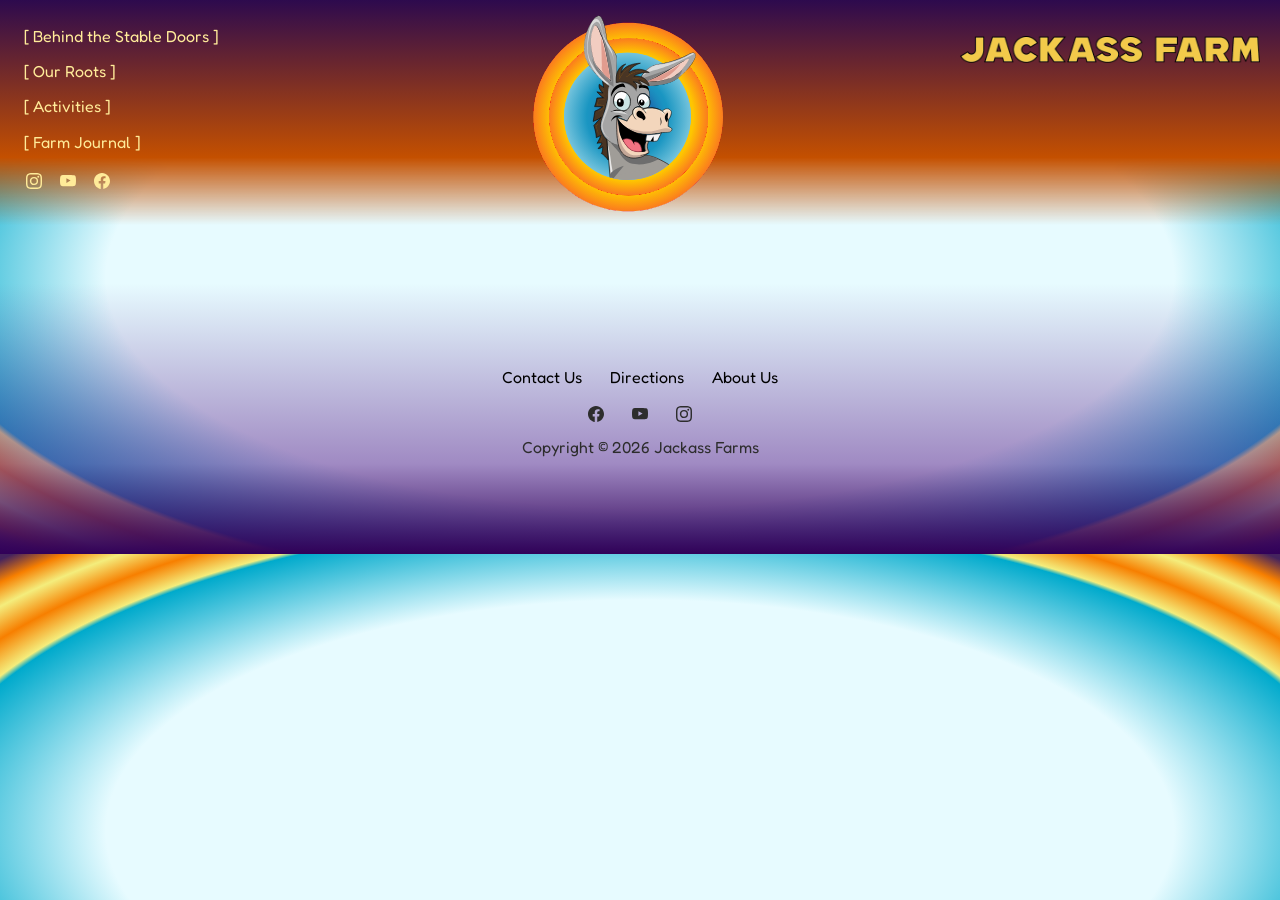
<file: farmstand.html>
<!DOCTYPE html>
<html data-bs-theme="light" lang="en">

<head>
    <meta charset="utf-8">
    <meta name="viewport" content="width=device-width, initial-scale=1.0, shrink-to-fit=no">
    <title>Farm Stand | Jackass Farm Catskills</title>
    <meta name="description" content="Fresh from the Catskills — visit our farm stand for seasonal produce and more.">
    <meta property="og:type" content="website">
    <meta property="og:title" content="Farm Stand | Jackass Farm Catskills">
    <meta property="og:description" content="Fresh from the Catskills — visit our farm stand for seasonal produce and more.">
    <meta property="og:url" content="https://jackassfarmcatskills.com/farmstand.html">
    <meta property="og:image" content="https://jackassfarmcatskills.com/assets/img/logo/JAF%20IMAGE%20ONLY.png">
    <link rel="icon" type="image/png" sizes="335x344" href="assets/img/logo/JAF%20IMAGE%20ONLY.png">
    <link rel="icon" type="image/png" sizes="335x344" href="assets/img/logo/JAF%20IMAGE%20ONLY.png" media="(prefers-color-scheme: dark)">
    <link rel="icon" type="image/png" sizes="335x344" href="assets/img/logo/JAF%20IMAGE%20ONLY.png">
    <link rel="icon" type="image/png" sizes="335x344" href="assets/img/logo/JAF%20IMAGE%20ONLY.png" media="(prefers-color-scheme: dark)">
    <link rel="icon" type="image/png" sizes="335x344" href="assets/img/logo/JAF%20IMAGE%20ONLY.png">
    <link rel="icon" type="image/png" sizes="335x344" href="assets/img/logo/JAF%20IMAGE%20ONLY.png">
    <link rel="icon" type="image/png" sizes="335x344" href="assets/img/logo/JAF%20IMAGE%20ONLY.png">
    <link rel="stylesheet" href="assets/bootstrap/css/bootstrap.min.css">
    <link rel="stylesheet" href="https://cdn.reflowhq.com/v2/toolkit.min.css">
    <link rel="stylesheet" href="https://fonts.googleapis.com/css?family=Inter:300italic,400italic,600italic,700italic,800italic,400,300,600,700,800&amp;display=swap">
    <link rel="stylesheet" href="https://fonts.googleapis.com/css?family=Fredoka&amp;display=swap">
    <link rel="stylesheet" href="https://fonts.googleapis.com/css?family=Fredoka+One&amp;display=swap">
    <link rel="stylesheet" href="https://fonts.googleapis.com/css?family=Londrina+Outline&amp;display=swap">
    <link rel="stylesheet" href="https://fonts.googleapis.com/css?family=Londrina+Shadow&amp;display=swap">
    <link rel="stylesheet" href="https://fonts.googleapis.com/css?family=Londrina+Sketch&amp;display=swap">
    <link rel="stylesheet" href="https://fonts.googleapis.com/css?family=Londrina+Solid&amp;display=swap">
    <link rel="stylesheet" href="assets/css/bss-overrides-2.css">
    <link rel="stylesheet" href="assets/css/animate.min.css">
    <link rel="stylesheet" href="assets/css/animate.min.css">
    <link rel="stylesheet" href="assets/css/bss-overrides.css">
    <link rel="stylesheet" href="assets/css/bss-overrides-1.css">
    <link rel="stylesheet" href="assets/css/Navbar-Centered-Brand-icons.css">
    <link rel="stylesheet" href="assets/css/Blog-Detail-App.css">
    <link rel="stylesheet" href="assets/css/Hero-Features-icons.css">
    <link rel="stylesheet" href="assets/css/Lightbox-Gallery-baguetteBox.min.css">
    <link rel="stylesheet" href="assets/css/Timeline-Steps.css">
    <style>
      /* Mobile-first responsive padding for consistent alignment */
      @media (max-width: 768px) {
        .container-fluid {
          padding-right: 1rem !important;
          padding-left: 1rem !important;
        }
        .container {
          padding-right: 1rem !important;
          padding-left: 1rem !important;
        }
        
        /* Improve hero section centering on mobile */
        header section .container-fluid {
          padding-right: 0.5rem !important;
          padding-left: 0.5rem !important;
        }
        
        header section .col-md-10 {
          padding-left: 0.75rem !important;
          padding-right: 0.75rem !important;
        }
        
        header section h1 {
          font-size: 2rem !important;
        }
        
        header section h3 {
          font-size: 1.1rem !important;
        }
      }
      
      /* Ensure consistent spacing on all sections */
      section {
        margin-left: auto;
        margin-right: auto;
      }
    </style>
    <style>
      /* Custom scrollbar styling */
      ::-webkit-scrollbar {
        width: 8px;
      }
      
      ::-webkit-scrollbar-track {
        background: transparent;
      }
      
      ::-webkit-scrollbar-thumb {
        background: #6b3d94;
        border-radius: 4px;
      }
      
      ::-webkit-scrollbar-thumb:hover {
        background: #7d4a8d;
      }
      
      /* Firefox scrollbar */
      * {
        scrollbar-color: #6b3d94 transparent;
        scrollbar-width: thin;
      }
      
      /* Hide navbar background on scroll down for mobile */
      @media (max-width: 768px) {
        nav.navbar-hidden {
          background-color: transparent !important;
        }
      }
    </style>
  <script src="https://identity.netlify.com/v1/netlify-identity-widget.js"></script>
</head>

<body style="background: radial-gradient(#e7fbff 59%, #00aacc 80%, #f4ed7c 81%, #f77f00 86%, rgb(244,237,124) 91%, #f77f00 95%, #44235e 99%);">
    <script src="assets/js/inject-navbar.js"></script>
    <section class="py-5">
        <div class="container py-5">
            <div data-reflow-type="product" data-bss-dynamic-product="" data-bss-dynamic-product-param="product" data-reflow-shoppingcart-url="shopping-cart.html"></div>
        </div>
    </section>
    <footer class="text-center p-7 ps-0 pe-0 pb-7" data-bs-theme="light" style="background: linear-gradient(rgba(0,0,0,0) 4%, rgba(110,59,153,0.59) 68%, #310158);">
        <ul class="list-inline text-center">
            <li class="list-inline-item me-4"><a class="link-body-emphasis" href="contact_us.html">Contact Us</a></li>
            <li class="list-inline-item me-4"><a class="link-body-emphasis" href="contact_us.html">Directions</a></li>
            <li class="list-inline-item"><a class="link-body-emphasis" href="btsd.html">About Us</a></li>
        </ul>
        <ul class="list-inline text-center">
            <li class="list-inline-item me-4"><a href="https://www.facebook.com/profile.php?id=61556897070233"><svg class="bi bi-facebook text-body" xmlns="http://www.w3.org/2000/svg" width="1em" height="1em" fill="currentColor" viewBox="0 0 16 16">
                        <path d="M16 8.049c0-4.446-3.582-8.05-8-8.05C3.58 0-.002 3.603-.002 8.05c0 4.017 2.926 7.347 6.75 7.951v-5.625h-2.03V8.05H6.75V6.275c0-2.017 1.195-3.131 3.022-3.131.876 0 1.791.157 1.791.157v1.98h-1.009c-.993 0-1.303.621-1.303 1.258v1.51h2.218l-.354 2.326H9.25V16c3.824-.604 6.75-3.934 6.75-7.951"></path>
                    </svg></a></li>
            <li class="list-inline-item me-4"><a href="https://www.youtube.com/@mgupnorth"><svg class="bi bi-youtube text-body" xmlns="http://www.w3.org/2000/svg" width="1em" height="1em" fill="currentColor" viewBox="0 0 16 16">
                        <path d="M8.051 1.999h.089c.822.003 4.987.033 6.11.335a2.01 2.01 0 0 1 1.415 1.42c.101.38.172.883.22 1.402l.01.104.022.26.008.104c.065.914.073 1.77.074 1.957v.075c-.001.194-.01 1.108-.082 2.06l-.008.105-.009.104c-.05.572-.124 1.14-.235 1.558a2.01 2.01 0 0 1-1.415 1.42c-1.16.312-5.569.334-6.18.335h-.142c-.309 0-1.587-.006-2.927-.052l-.17-.006-.087-.004-.171-.007-.171-.007c-1.11-.049-2.167-.128-2.654-.26a2.01 2.01 0 0 1-1.415-1.419c-.111-.417-.185-.986-.235-1.558L.09 9.82l-.008-.104A31 31 0 0 1 0 7.68v-.123c.002-.215.01-.958.064-1.778l.007-.103.003-.052.008-.104.022-.26.01-.104c.048-.519.119-1.023.22-1.402a2.01 2.01 0 0 1 1.415-1.42c.487-.13 1.544-.21 2.654-.26l.17-.007.172-.006.086-.003.171-.007A100 100 0 0 1 7.858 2zM6.4 5.209v4.818l4.157-2.408z"></path>
                    </svg></a></li>
            <li class="list-inline-item"><a href="https://www.instagram.com/jackassfarmcatskills"><svg class="bi bi-instagram text-body" xmlns="http://www.w3.org/2000/svg" width="1em" height="1em" fill="currentColor" viewBox="0 0 16 16">
                        <path d="M8 0C5.829 0 5.556.01 4.703.048 3.85.088 3.269.222 2.76.42a3.9 3.9 0 0 0-1.417.923A3.9 3.9 0 0 0 .42 2.76C.222 3.268.087 3.85.048 4.7.01 5.555 0 5.827 0 8.001c0 2.172.01 2.444.048 3.297.04.852.174 1.433.372 1.942.205.526.478.972.923 1.417.444.445.89.719 1.416.923.51.198 1.09.333 1.942.372C5.555 15.99 5.827 16 8 16s2.444-.01 3.298-.048c.851-.04 1.434-.174 1.943-.372a3.9 3.9 0 0 0 1.416-.923c.445-.445.718-.891.923-1.417.197-.509.332-1.09.372-1.942C15.99 10.445 16 10.173 16 8s-.01-2.445-.048-3.299c-.04-.851-.175-1.433-.372-1.941a3.9 3.9 0 0 0-.923-1.417A3.9 3.9 0 0 0 13.24.42c-.51-.198-1.092-.333-1.943-.372C10.443.01 10.172 0 7.998 0zm-.717 1.442h.718c2.136 0 2.389.007 3.232.046.78.035 1.204.166 1.486.275.373.145.64.319.92.599s.453.546.598.92c.11.281.24.705.275 1.485.039.843.047 1.096.047 3.231s-.008 2.389-.047 3.232c-.035.78-.166 1.203-.275 1.485a2.5 2.5 0 0 1-.599.919c-.28.28-.546.453-.92.598-.28.11-.704.24-1.485.276-.843.038-1.096.047-3.232.047s-2.39-.009-3.233-.047c-.78-.036-1.203-.166-1.485-.276a2.5 2.5 0 0 1-.92-.598 2.5 2.5 0 0 1-.6-.92c-.109-.281-.24-.705-.275-1.485-.038-.843-.046-1.096-.046-3.233s.008-2.388.046-3.231c.036-.78.166-1.204.276-1.486.145-.373.319-.64.599-.92s.546-.453.92-.598c.282-.11.705-.24 1.485-.276.738-.034 1.024-.044 2.515-.045zm4.988 1.328a.96.96 0 1 0 0 1.92.96.96 0 0 0 0-1.92m-4.27 1.122a4.109 4.109 0 1 0 0 8.217 4.109 4.109 0 0 0 0-8.217m0 1.441a2.667 2.667 0 1 1 0 5.334 2.667 2.667 0 0 1 0-5.334"></path>
                    </svg></a></li>
        </ul>
        <p class="text-center text-body mb-0">Copyright © 2026 Jackass Farms</p>
    </footer>
    <script src="assets/bootstrap/js/bootstrap.min.js"></script>
    <script src="https://cdn.reflowhq.com/v2/toolkit.min.js"></script>
    <script src="assets/js/bs-init-1.js"></script>
    <script src="assets/js/navbar-scroll.js"></script>
    <script src="assets/js/bs-init.js"></script>
    <script src="assets/js/navbar-secondary.js"></script>
    <script src="assets/js/bold-and-bright.js"></script>
    <script src="assets/js/Lightbox-Gallery-baguetteBox.min.js"></script>
    <script src="assets/js/Lightbox-Gallery.js"></script>
    <script src="assets/js/untitled.js"></script>
    <script>
      // Hide navbar on scroll down, show on scroll up (mobile only)
      let lastScrollPosition = 0;
      const navbar = document.querySelector('nav.navbar');
      
      window.addEventListener('scroll', () => {
        // Only apply on mobile (max-width: 768px)
        if (window.innerWidth <= 768) {
          const currentScrollPosition = window.scrollY;
          
          if (currentScrollPosition > lastScrollPosition && currentScrollPosition > 100) {
            // Scrolling down
            navbar.classList.add('navbar-hidden');
          } else {
            // Scrolling up
            navbar.classList.remove('navbar-hidden');
          }
          
          lastScrollPosition = currentScrollPosition;
        }
      });
    </script>
</body>

</html>
</file>
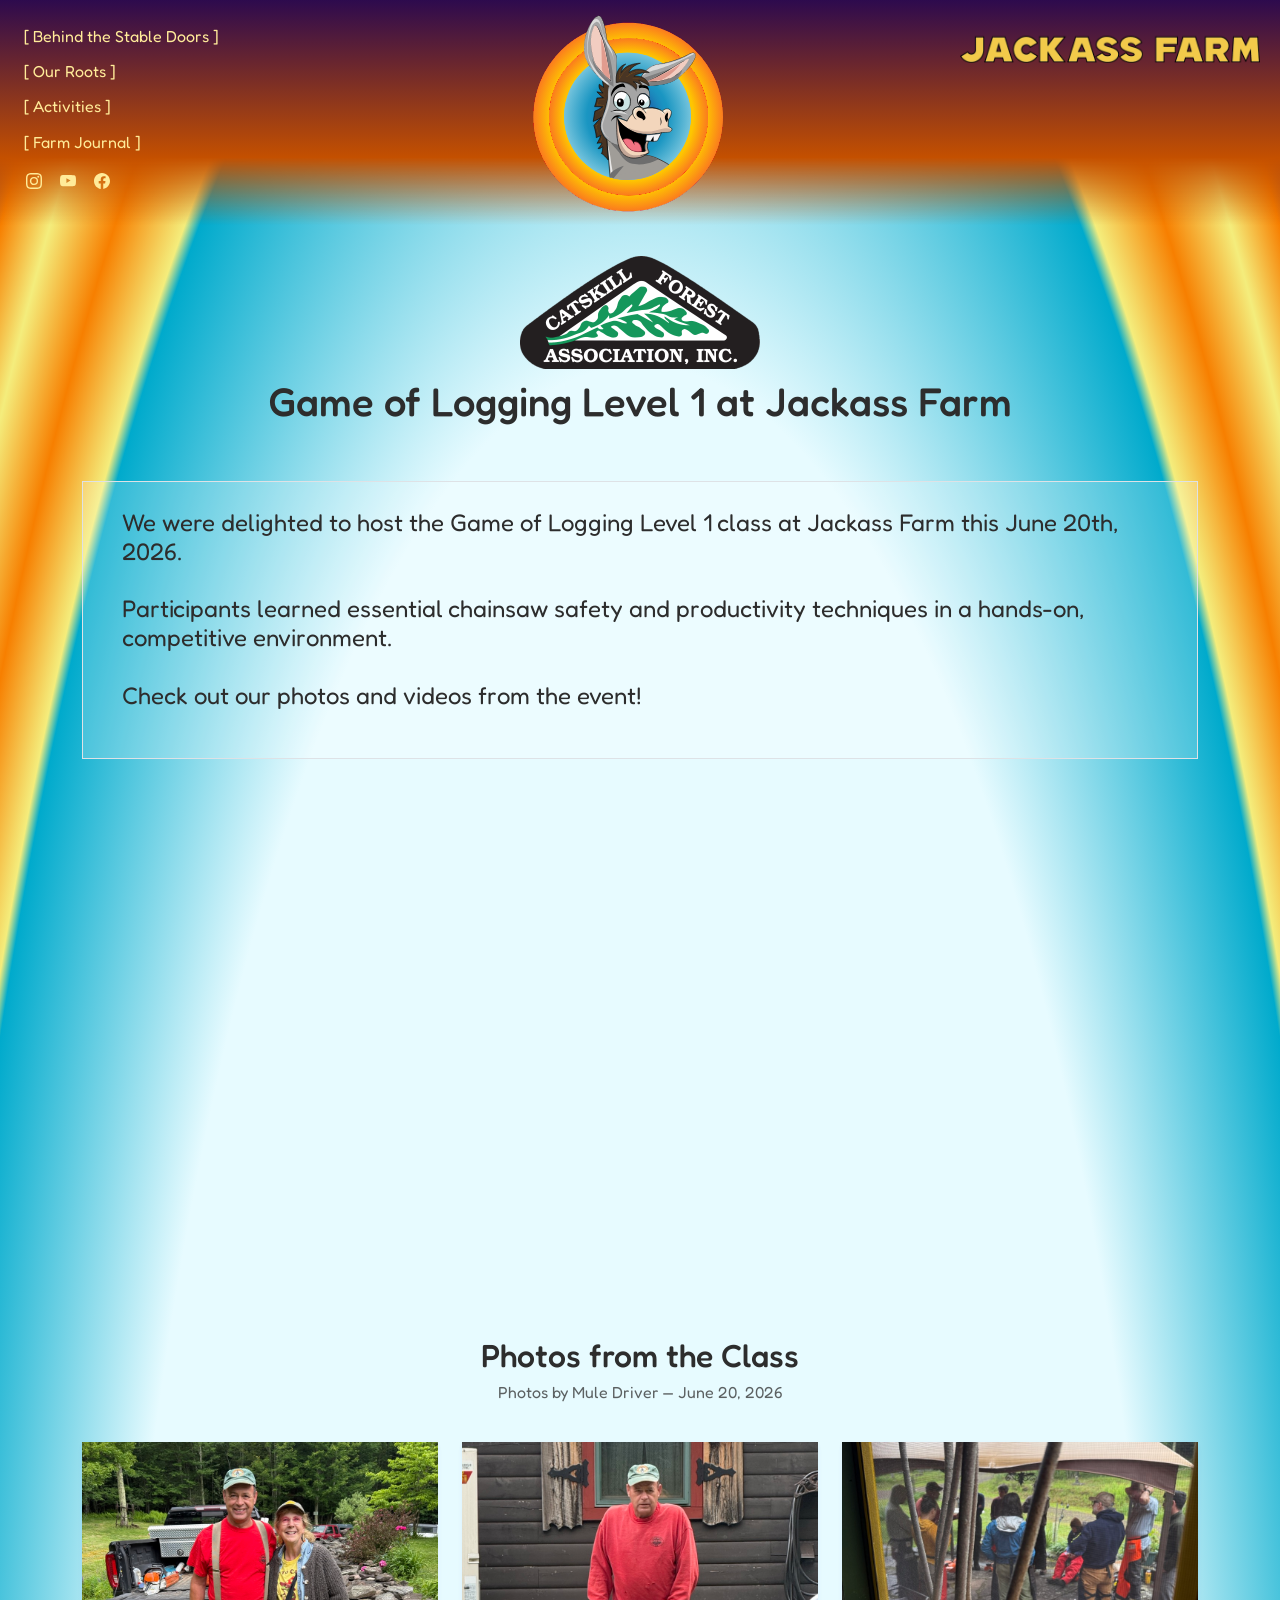
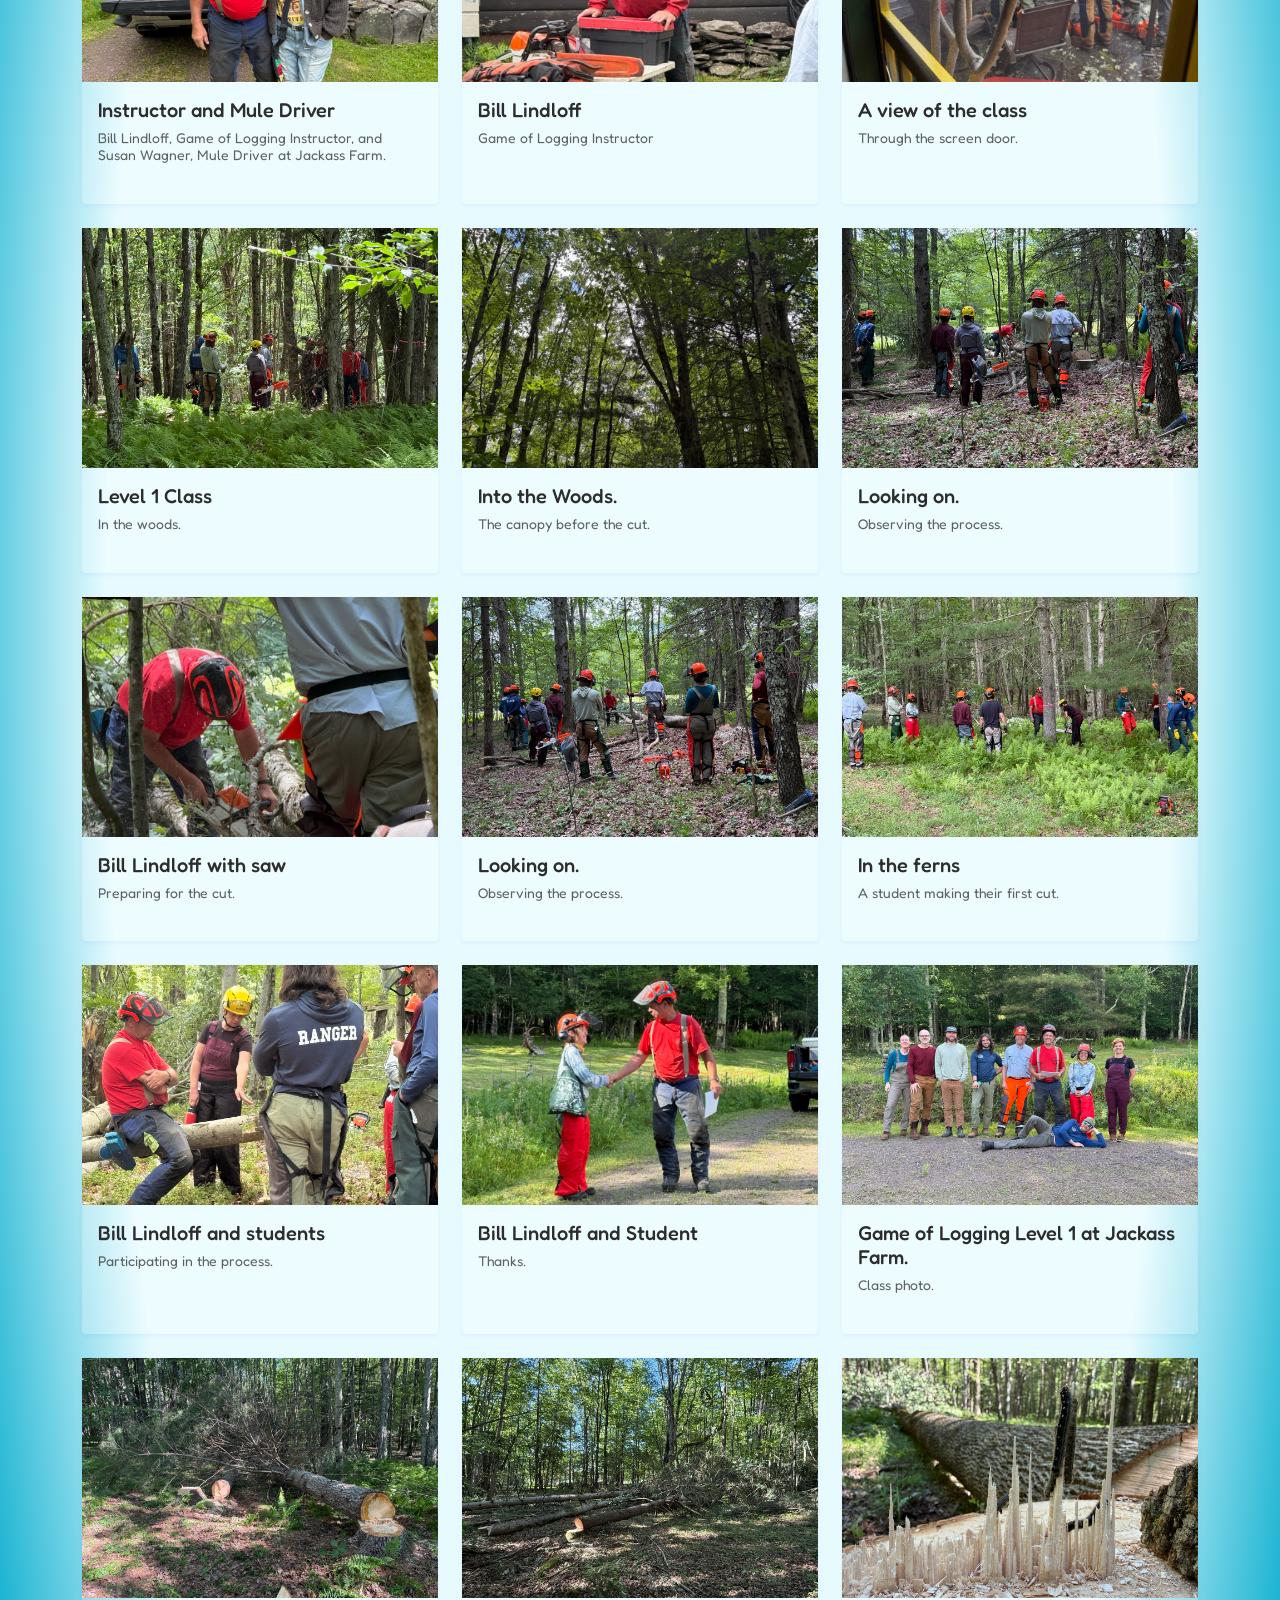
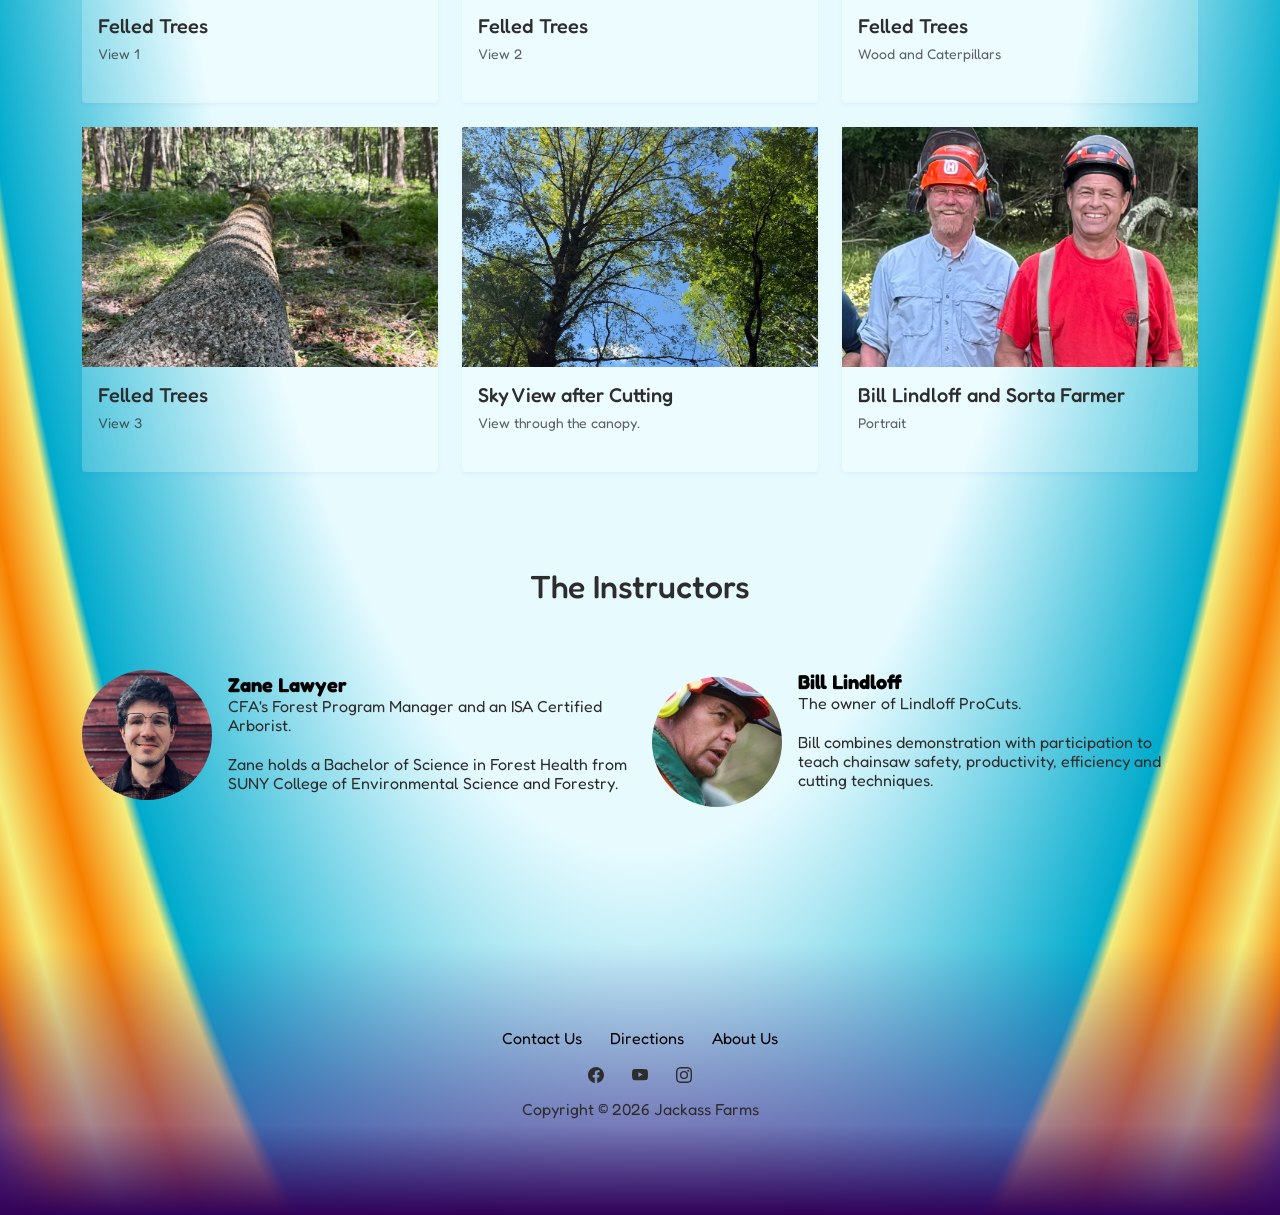
<file: gameoflogging.html>
<!DOCTYPE html>
<html data-bs-theme="light" lang="en">

<head>
    <meta charset="utf-8">
    <meta name="viewport" content="width=device-width, initial-scale=1.0, shrink-to-fit=no">
    <title>Game of Logging | Jackass Farm Catskills</title>
    <meta name="description" content="Learning the art of sustainable logging at Jackass Farm in the Catskills.">
    <meta property="og:type" content="website">
    <meta property="og:title" content="Game of Logging | Jackass Farm Catskills">
    <meta property="og:description" content="Learning the art of sustainable logging at Jackass Farm in the Catskills.">
    <meta property="og:url" content="https://jackassfarmcatskills.com/gameoflogging.html">
    <meta property="og:image" content="https://jackassfarmcatskills.com/assets/img/logo/JAF%20IMAGE%20ONLY.png">
    <link rel="icon" type="image/png" sizes="335x344" href="assets/img/logo/JAF%20IMAGE%20ONLY.png">
    <link rel="icon" type="image/png" sizes="335x344" href="assets/img/logo/JAF%20IMAGE%20ONLY.png" media="(prefers-color-scheme: dark)">
    <link rel="icon" type="image/png" sizes="335x344" href="assets/img/logo/JAF%20IMAGE%20ONLY.png">
    <link rel="icon" type="image/png" sizes="335x344" href="assets/img/logo/JAF%20IMAGE%20ONLY.png" media="(prefers-color-scheme: dark)">
    <link rel="icon" type="image/png" sizes="335x344" href="assets/img/logo/JAF%20IMAGE%20ONLY.png">
    <link rel="icon" type="image/png" sizes="335x344" href="assets/img/logo/JAF%20IMAGE%20ONLY.png">
    <link rel="icon" type="image/png" sizes="335x344" href="assets/img/logo/JAF%20IMAGE%20ONLY.png">
    <link rel="stylesheet" href="assets/bootstrap/css/bootstrap.min.css">
    <link rel="stylesheet" href="https://fonts.googleapis.com/css?family=Inter:300italic,400italic,600italic,700italic,800italic,400,300,600,700,800&amp;display=swap">
    <link rel="stylesheet" href="https://fonts.googleapis.com/css?family=Fredoka&amp;display=swap">
    <link rel="stylesheet" href="https://fonts.googleapis.com/css?family=Fredoka+One&amp;display=swap">
    <link rel="stylesheet" href="https://fonts.googleapis.com/css?family=Londrina+Outline&amp;display=swap">
    <link rel="stylesheet" href="https://fonts.googleapis.com/css?family=Londrina+Shadow&amp;display=swap">
    <link rel="stylesheet" href="https://fonts.googleapis.com/css?family=Londrina+Sketch&amp;display=swap">
    <link rel="stylesheet" href="https://fonts.googleapis.com/css?family=Londrina+Solid&amp;display=swap">
    <link rel="stylesheet" href="assets/css/bss-overrides-2.css">
    <link rel="stylesheet" href="assets/css/aos.min.css">
    <link rel="stylesheet" href="assets/css/animate.min.css">
    <link rel="stylesheet" href="assets/css/animate.min.css">
    <link rel="stylesheet" href="assets/css/bss-overrides.css">
    <link rel="stylesheet" href="assets/css/bss-overrides-1.css">
    <link rel="stylesheet" href="assets/css/Navbar-Centered-Brand-icons.css">
    <link rel="stylesheet" href="assets/css/Blog-Detail-App.css">
    <link rel="stylesheet" href="assets/css/Hero-Features-icons.css">
    <link rel="stylesheet" href="assets/css/Lightbox-Gallery-baguetteBox.min.css">
    <link rel="stylesheet" href="assets/css/Timeline-Steps.css">
    <style>
      /* Mobile-first responsive padding for consistent alignment */
      @media (max-width: 768px) {
        .container-fluid {
          padding-right: 1rem !important;
          padding-left: 1rem !important;
        }
        .container {
          padding-right: 1rem !important;
          padding-left: 1rem !important;
        }
        
        /* Improve hero section centering on mobile */
        header section .container-fluid {
          padding-right: 0.5rem !important;
          padding-left: 0.5rem !important;
        }
        
        header section .col-md-10 {
          padding-left: 0.75rem !important;
          padding-right: 0.75rem !important;
        }
        
        header section h1 {
          font-size: 2rem !important;
        }
        
        header section h3 {
          font-size: 1.1rem !important;
        }
      }
      
      /* Ensure consistent spacing on all sections */
      section {
        margin-left: auto;
        margin-right: auto;
      }
    </style>
    <style>
      /* Custom scrollbar styling */
      ::-webkit-scrollbar {
        width: 8px;
      }
      
      ::-webkit-scrollbar-track {
        background: transparent;
      }
      
      ::-webkit-scrollbar-thumb {
        background: #6b3d94;
        border-radius: 4px;
      }
      
      ::-webkit-scrollbar-thumb:hover {
        background: #7d4a8d;
      }
      
      /* Firefox scrollbar */
      * {
        scrollbar-color: #6b3d94 transparent;
        scrollbar-width: thin;
      }
      
      /* Hide navbar background on scroll down for mobile */
      @media (max-width: 768px) {
        nav.navbar-hidden {
          background-color: transparent !important;
        }
      }

      /* Semi-transparent gallery cards */
      [data-bss-baguettebox] .card {
        background-color: rgba(255, 255, 255, 0.2);
      }
    </style>
  <script src="https://identity.netlify.com/v1/netlify-identity-widget.js"></script>
</head>

<body style="background: radial-gradient(#e7fbff 59%, #00aacc 80%, #f4ed7c 81%, #f77f00 86%, rgb(244,237,124) 91%, #f77f00 95%, #44235e 99%);">
    <script src="assets/js/inject-navbar.js"></script>
    <section class="py-5">
        <div class="container text-center" style="margin-top: 8rem;"><img class="img-fluid" width="240" height="113" src="assets/img/logo/CFA_LOGO_HEADER.png"></div>
        <div class="container">
            <h1 class="d-flex justify-content-center text-center" style="margin-top: 8px;">Game of Logging Level 1 at Jackass Farm</h1>
            <section class="pt-4 mb-0 pb-0 py-xl-5">
                <div class="container border" style="background-color: rgba(255,255,255,0.2);">
                    <div class="border-1 border-info pb-2 pb-lg-1" style="margin: 27px;">
                        <p class="fs-4">We were delighted to host the Game of Logging Level 1 class at Jackass Farm this June 20th, 2026. 
                            <br><br></b> 
                        Participants learned essential chainsaw safety and productivity techniques in a hands-on, competitive environment. 
                        <br><br></b> 
                               Check out our photos and videos from the event!</p>
                          
                        <div class="row justify-content-center">
                            
                    </div>
                </div>
            </section>
        </div>
        <div class="container py-4 py-xl-5">
            <div class="row mb-4">
                <div class="col text-center">
                    <div class="ratio ratio-16x9" style="max-width: 800px; margin: 0 auto 2rem auto;">
                        <iframe src="https://www.youtube.com/embed/M2ZqEDGqmNs" title="Game of Logging video" allowfullscreen></iframe>
                    </div>
                    <h2>Photos from the Class</h2>
                    <p class="text-muted">Photos by Mule Driver <i class="fa fa-drivers-license-o" aria-hidden="true"></i> &mdash; June 20, 2026</p>
                </div>
            </div>
            <div class="row row-cols-1 row-cols-md-2 row-cols-lg-3 g-4" data-bss-baguettebox>
                <div class="col">
                    <div class="card h-100 border-0 shadow-sm">
                        <a href="assets/img/gol_june2026/GOL_ClassDocumentation_PhotoSusanWagner_June2026/jpgs/IMG_7259%20susan%20wagner%20Large.jpeg" data-caption="Instructor and Mule Driver — Bill Lindloff, Game of Logging Instructor, and Susan Wagner, Mule Driver at Jackass Farm. | Photo 1 — June 20, 2026">
                            <img class="card-img-top object-fit-cover" style="height:240px; object-position: 10% 30%;" src="assets/img/gol_june2026/GOL_ClassDocumentation_PhotoSusanWagner_June2026/jpgs/IMG_7259%20susan%20wagner%20Large.jpeg" alt="GOL class photo">
                        </a>
                        <div class="card-body">
                            <h5 class="card-title">Instructor and Mule Driver <i class="fas fa-hospital-alt    "></i></h5>
                            <p class="card-text text-muted small">Bill Lindloff, Game of Logging Instructor, and Susan Wagner, Mule Driver at Jackass Farm.</p>
                        </div>
                    </div>
                </div>
                <div class="col">
                    <div class="card h-100 border-0 shadow-sm">
                        <a href="assets/img/gol_june2026/GOL_ClassDocumentation_PhotoSusanWagner_June2026/jpgs/IMG_7262%20susan%20wagner%20Large.jpeg" data-caption="Bill Lindloff — Game of Logging Instructor | Photo 2 — June 20, 2026">
                            <img class="card-img-top object-fit-cover" style="height:240px; object-position: 10% 10%;" src="assets/img/gol_june2026/GOL_ClassDocumentation_PhotoSusanWagner_June2026/jpgs/IMG_7262%20susan%20wagner%20Large.jpeg" alt="GOL class photo">
                        </a>
                        <div class="card-body">
                            <h5 class="card-title">Bill Lindloff</h5>
                            <p class="card-text text-muted small">Game of Logging Instructor</p>
                        </div>
                    </div>
                </div>
                <div class="col">
                    <div class="card h-100 border-0 shadow-sm">
                        <a href="assets/img/gol_june2026/GOL_ClassDocumentation_PhotoSusanWagner_June2026/jpgs/IMG_7263%20susan%20wagner%20Large.jpeg" data-caption="A view of the class — Through the screen door. | Photo 3 — June 20, 2026">
                            <img class="card-img-top object-fit-cover" style="height:240px;" src="assets/img/gol_june2026/GOL_ClassDocumentation_PhotoSusanWagner_June2026/jpgs/IMG_7263%20susan%20wagner%20Large.jpeg" alt="GOL class photo">
                        </a>
                        <div class="card-body">
                            <h5 class="card-title">A view of the class </h5>
                            <p class="card-text text-muted small">Through the screen door.</p>
                        </div>
                    </div>
                </div>
                <div class="col">
                    <div class="card h-100 border-0 shadow-sm">
                        <a href="assets/img/gol_june2026/GOL_ClassDocumentation_PhotoSusanWagner_June2026/jpgs/IMG_7269%20susan%20wagner%20Large.jpeg" data-caption="Level 1 Class — In the woods. | Photo 4 — June 20, 2026">
                            <img class="card-img-top object-fit-cover" style="height:240px;" src="assets/img/gol_june2026/GOL_ClassDocumentation_PhotoSusanWagner_June2026/jpgs/IMG_7269%20susan%20wagner%20Large.jpeg" alt="GOL class photo">
                        </a>
                        <div class="card-body">
                            <h5 class="card-title">Level 1 Class</h5>
                            <p class="card-text text-muted small">In the woods.</p>
                        </div>
                    </div>
                </div>
                <div class="col">
                    <div class="card h-100 border-0 shadow-sm">
                        <a href="assets/img/gol_june2026/GOL_ClassDocumentation_PhotoSusanWagner_June2026/jpgs/IMG_7271%20susan%20wagner%20Large.jpeg" data-caption="Into the Woods — The canopy before the cut. | Photo 5 — June 20, 2026">
                            <img class="card-img-top object-fit-cover" style="height:240px;" src="assets/img/gol_june2026/GOL_ClassDocumentation_PhotoSusanWagner_June2026/jpgs/IMG_7271%20susan%20wagner%20Large.jpeg" alt="GOL class photo">
                        </a>
                        <div class="card-body">
                            <h5 class="card-title">Into the Woods.</h5>
                            <p class="card-text text-muted small">The canopy before the cut.</p>
                        </div>
                    </div>
                </div>
                <div class="col">
                    <div class="card h-100 border-0 shadow-sm">
                        <a href="assets/img/gol_june2026/GOL_ClassDocumentation_PhotoSusanWagner_June2026/jpgs/IMG_7280%20susan%20wagner%20Large.jpeg" data-caption="Looking on — Observing the process. | Photo 6 — June 20, 2026">
                            <img class="card-img-top object-fit-cover" style="height:240px;" src="assets/img/gol_june2026/GOL_ClassDocumentation_PhotoSusanWagner_June2026/jpgs/IMG_7280%20susan%20wagner%20Large.jpeg" alt="GOL class photo">
                        </a>
                        <div class="card-body">
                            <h5 class="card-title">Looking on.</h5>
                            <p class="card-text text-muted small">Observing the process.</p>
                        </div>
                    </div>
                </div>
                <div class="col">
                    <div class="card h-100 border-0 shadow-sm">
                        <a href="assets/img/gol_june2026/GOL_ClassDocumentation_PhotoSusanWagner_June2026/jpgs/IMG_7287%20susan%20wagner%20Large.jpeg" data-caption="Bill Lindloff with saw — Preparing for the cut. | Photo 7 — June 20, 2026">
                            <img class="card-img-top object-fit-cover" style="height:240px;" src="assets/img/gol_june2026/GOL_ClassDocumentation_PhotoSusanWagner_June2026/jpgs/IMG_7287%20susan%20wagner%20Large.jpeg" alt="GOL class photo">
                        </a>
                        <div class="card-body">
                            <h5 class="card-title">Bill Lindloff with saw</h5>
                            <p class="card-text text-muted small">Preparing for the cut.</p>
                        </div>
                    </div>
                </div>
                <div class="col">
                    <div class="card h-100 border-0 shadow-sm">
                        <a href="assets/img/gol_june2026/GOL_ClassDocumentation_PhotoSusanWagner_June2026/jpgs/IMG_7292%20susan%20wagner%20Large.jpeg" data-caption="Looking on — Observing the process. | Photo 8 — June 20, 2026">
                            <img class="card-img-top object-fit-cover" style="height:240px;" src="assets/img/gol_june2026/GOL_ClassDocumentation_PhotoSusanWagner_June2026/jpgs/IMG_7292%20susan%20wagner%20Large.jpeg" alt="GOL class photo">
                        </a>
                        <div class="card-body">
                            <h5 class="card-title">Looking on.</h5>
                            <p class="card-text text-muted small">Observing the process.</p>
                        </div>
                    </div>
                </div>
                <div class="col">
                    <div class="card h-100 border-0 shadow-sm">
                        <a href="assets/img/gol_june2026/GOL_ClassDocumentation_PhotoSusanWagner_June2026/jpgs/IMG_7311%20susan%20wagner%20Large.jpeg" data-caption="In the ferns — A student making their first cut. | Photo 9 — June 20, 2026">
                            <img class="card-img-top object-fit-cover" style="height:240px;" src="assets/img/gol_june2026/GOL_ClassDocumentation_PhotoSusanWagner_June2026/jpgs/IMG_7311%20susan%20wagner%20Large.jpeg" alt="GOL class photo">
                        </a>
                        <div class="card-body">
                            <h5 class="card-title">In the ferns</h5>
                            <p class="card-text text-muted small">A student making their first cut.</p>
                        </div>
                    </div>
                </div>
                <div class="col">
                    <div class="card h-100 border-0 shadow-sm">
                        <a href="assets/img/gol_june2026/GOL_ClassDocumentation_PhotoSusanWagner_June2026/jpgs/IMG_7326%20susan%20wagner%20Large.jpeg" data-caption="Bill Lindloff and students — Participating in the process. | Photo 10 — June 20, 2026">
                            <img class="card-img-top object-fit-cover" style="height:240px; object-position: top;" src="assets/img/gol_june2026/GOL_ClassDocumentation_PhotoSusanWagner_June2026/jpgs/IMG_7326%20susan%20wagner%20Large.jpeg" alt="GOL class photo">
                        </a>
                        <div class="card-body">
                            <h5 class="card-title">Bill Lindloff and students</h5>
                            <p class="card-text text-muted small">Participating in the process.</p>
                        </div>
                    </div>
                </div>
                <div class="col">
                    <div class="card h-100 border-0 shadow-sm">
                        <a href="assets/img/gol_june2026/GOL_ClassDocumentation_PhotoSusanWagner_June2026/jpgs/IMG_7329%20susan%20wagner%20Large.jpeg" data-caption="Bill Lindloff and Student — Thanks. | Photo 11 — June 20, 2026">
                            <img class="card-img-top object-fit-cover" style="height:240px; object-position: 10% 30%;" src="assets/img/gol_june2026/GOL_ClassDocumentation_PhotoSusanWagner_June2026/jpgs/IMG_7329%20susan%20wagner%20Large.jpeg" alt="GOL class photo">
                        </a>
                        <div class="card-body">
                            <h5 class="card-title">Bill Lindloff and Student</h5>
                            <p class="card-text text-muted small">Thanks.</p>
                        </div>
                    </div>
                </div>
                <div class="col">
                    <div class="card h-100 border-0 shadow-sm">
                        <a href="assets/img/gol_june2026/GOL_ClassDocumentation_PhotoSusanWagner_June2026/jpgs/IMG_7333%20susan%20wagner%20Large.jpeg" data-caption="Game of Logging Level 1 at Jackass Farm — Class photo. | Photo 12 — June 20, 2026">
                            <img class="card-img-top object-fit-cover" style="height:240px;" src="assets/img/gol_june2026/GOL_ClassDocumentation_PhotoSusanWagner_June2026/jpgs/IMG_7333%20susan%20wagner%20Large.jpeg" alt="GOL class photo">
                        </a>
                        <div class="card-body">
                            <h5 class="card-title">Game of Logging Level 1 at Jackass Farm.</h5>
                            <p class="card-text text-muted small">Class photo. </p>
                        </div>
                    </div>
                </div>
                <div class="col">
                    <div class="card h-100 border-0 shadow-sm">
                        <a href="assets/img/gol_june2026/GOL_ClassDocumentation_PhotoSusanWagner_June2026/jpgs/IMG_7338%20susan%20wagner%20Large.jpeg" data-caption="Felled Trees — View 1 | Photo 13 — June 20, 2026">
                            <img class="card-img-top object-fit-cover" style="height:240px;" src="assets/img/gol_june2026/GOL_ClassDocumentation_PhotoSusanWagner_June2026/jpgs/IMG_7338%20susan%20wagner%20Large.jpeg" alt="GOL class photo">
                        </a>
                        <div class="card-body">
                            <h5 class="card-title">Felled Trees</h5>
                            <p class="card-text text-muted small">View 1</p>
                        </div>
                    </div>
                </div>
                <div class="col">
                    <div class="card h-100 border-0 shadow-sm">
                        <a href="assets/img/gol_june2026/GOL_ClassDocumentation_PhotoSusanWagner_June2026/jpgs/IMG_7340%20susan%20wagner%20Large.jpeg" data-caption="Felled Trees — View 2 | Photo 14 — June 20, 2026">
                            <img class="card-img-top object-fit-cover" style="height:240px;" src="assets/img/gol_june2026/GOL_ClassDocumentation_PhotoSusanWagner_June2026/jpgs/IMG_7340%20susan%20wagner%20Large.jpeg" alt="GOL class photo">
                        </a>
                        <div class="card-body">
                            <h5 class="card-title">Felled Trees</h5>
                            <p class="card-text text-muted small">View 2</p>
                        </div>
                    </div>
                </div>
                <div class="col">
                    <div class="card h-100 border-0 shadow-sm">
                        <a href="assets/img/gol_june2026/GOL_ClassDocumentation_PhotoSusanWagner_June2026/jpgs/IMG_7349%20susan%20wagner%20Large.jpeg" data-caption="Felled Trees — Wood and Caterpillars | Photo 15 — June 20, 2026">
                            <img class="card-img-top object-fit-cover" style="height:240px;" src="assets/img/gol_june2026/GOL_ClassDocumentation_PhotoSusanWagner_June2026/jpgs/IMG_7349%20susan%20wagner%20Large.jpeg" alt="GOL class photo">
                        </a>
                        <div class="card-body">
                            <h5 class="card-title">Felled Trees</h5>
                            <p class="card-text text-muted small">Wood and Caterpillars</p>
                        </div>
                    </div>
                </div>
                <div class="col">
                    <div class="card h-100 border-0 shadow-sm">
                        <a href="assets/img/gol_june2026/GOL_ClassDocumentation_PhotoSusanWagner_June2026/jpgs/IMG_7353%20susan%20wagner%20Large.jpeg" data-caption="Felled Trees — View 3 | Photo 16 — June 20, 2026">
                            <img class="card-img-top object-fit-cover" style="height:240px;" src="assets/img/gol_june2026/GOL_ClassDocumentation_PhotoSusanWagner_June2026/jpgs/IMG_7353%20susan%20wagner%20Large.jpeg" alt="GOL class photo">
                        </a>
                        <div class="card-body">
                            <h5 class="card-title">Felled Trees</h5>
                            <p class="card-text text-muted small">View 3</p>
                        </div>
                    </div>
                </div>
                <div class="col">
                    <div class="card h-100 border-0 shadow-sm">
                        <a href="assets/img/gol_june2026/GOL_ClassDocumentation_PhotoSusanWagner_June2026/jpgs/IMG_7356%20susan%20wagner%20Large.jpeg" data-caption="Sky View after Cutting — View through the canopy. | Photo 17 — June 20, 2026">
                            <img class="card-img-top object-fit-cover" style="height:240px; object-position: 10% 30%;" src="assets/img/gol_june2026/GOL_ClassDocumentation_PhotoSusanWagner_June2026/jpgs/IMG_7356%20susan%20wagner%20Large.jpeg" alt="GOL class photo">
                        </a>
                        <div class="card-body">
                            <h5 class="card-title">Sky View after Cutting </h5>
                            <p class="card-text text-muted small">View through the canopy. </p>
                        </div>
                    </div>
                </div>
                <div class="col">
                    <div class="card h-100 border-0 shadow-sm">
                        <a href="assets/img/gol_june2026/GOL_ClassDocumentation_PhotoSusanWagner_June2026/jpgs/IMG_E7333%20susan%20wagner%20Large.jpeg" data-caption="Bill Lindloff and Sorta Farmer — Portrait | Photo 18 — June 20, 2026">
                            <img class="card-img-top object-fit-cover" style="height:240px; object-position: top;" src="assets/img/gol_june2026/GOL_ClassDocumentation_PhotoSusanWagner_June2026/jpgs/IMG_E7333%20susan%20wagner%20Large.jpeg" alt="GOL class photo">
                        </a>
                        <div class="card-body">
                            <h5 class="card-title">Bill Lindloff and Sorta Farmer</h5>
                            <p class="card-text text-muted small">Portrait</p>
                        </div>
                    </div>
                </div>
            </div>
        </div>

        <div class="container py-4 py-xl-5">
            <div class="row mb-5">
                <div class="col-md-8 col-xl-6 text-center mx-auto">
                    <h2>The Instructors</h2>
                    <p></p>
                </div>
            </div>
            <div class="row gy-4 row-cols-1 row-cols-md-2 row-cols-lg-3">
                <div class="col col-lg-6">
                    <div class="card bg-transparent border-0 shadow-none">
                        <div class="card-body d-flex align-items-center p-0"><img class="object-fit-cover rounded-circle flex-shrink-0 me-3" width="130" height="130" src="assets/img/whois/Zane_Lawyer_Headshot-scaled.jpeg">
                            <div>
                                <h5 class="fw-bold text-primary mb-0">Zane Lawyer</h5>
                                <p class="text-muted mb-1"><span style="color: rgb(45, 45, 45);">CFA's Forest Program Manager and an ISA Certified Arborist. </span><br><br><span style="color: rgb(45, 45, 45);">Zane holds a Bachelor of Science&nbsp;in Forest Health&nbsp;from SUNY College of Environmental Science and Forestry.</span></p>
                            </div>
                        </div>
                    </div>
                </div>
                <div class="col col-lg-6">      
                    <div class="card bg-transparent border-0 shadow-none">
                        <div class="card-body d-flex align-items-center p-0"><img class="object-fit-cover rounded-circle flex-shrink-0 me-3" width="130" height="130" src="assets/img/whois/Bill-Lindloff-2.jpg">
                            <div>
                                <h5 class="fw-bold text-primary mb-0"><strong>Bill Lindloff</strong></h5>
                                <p class="text-muted mb-1"><span style="color: rgb(45, 45, 45);">The owner of Lindloff ProCuts. </span><br><br><span style="color: rgb(45, 45, 45);">Bill combines demonstration with participation to teach&nbsp;chainsaw safety, productivity, efficiency and cutting techniques.</span></p>
                                <ul class="list-inline fs-6 text-muted w-100 mb-0">
                                    <li class="list-inline-item text-center">
                                        <div class="d-flex flex-column align-items-center"></div>
                                    </li>
                                    <li class="list-inline-item text-center">
                                        <div class="d-flex flex-column align-items-center"></div>
                                    </li>
                                </ul>
                            </div>
                        </div>
                    </div>
                </div>
            </div>
        </div>
    </section>
    <footer class="text-center p-7 ps-0 pe-0 pb-7" data-bs-theme="light" style="background: linear-gradient(rgba(0,0,0,0) 4%, rgba(110,59,153,0.59) 68%, #310158);">
        <ul class="list-inline text-center">
            <li class="list-inline-item me-4"><a class="link-body-emphasis" href="contact_us.html">Contact Us</a></li>
            <li class="list-inline-item me-4"><a class="link-body-emphasis" href="contact_us.html">Directions</a></li>
            <li class="list-inline-item"><a class="link-body-emphasis" href="btsd.html">About Us</a></li>
        </ul>
        <ul class="list-inline text-center">
            <li class="list-inline-item me-4"><a href="https://www.facebook.com/profile.php?id=61556897070233"><svg class="bi bi-facebook text-body" xmlns="http://www.w3.org/2000/svg" width="1em" height="1em" fill="currentColor" viewBox="0 0 16 16">
                        <path d="M16 8.049c0-4.446-3.582-8.05-8-8.05C3.58 0-.002 3.603-.002 8.05c0 4.017 2.926 7.347 6.75 7.951v-5.625h-2.03V8.05H6.75V6.275c0-2.017 1.195-3.131 3.022-3.131.876 0 1.791.157 1.791.157v1.98h-1.009c-.993 0-1.303.621-1.303 1.258v1.51h2.218l-.354 2.326H9.25V16c3.824-.604 6.75-3.934 6.75-7.951"></path>
                    </svg></a></li>
            <li class="list-inline-item me-4"><a href="https://www.youtube.com/@mgupnorth"><svg class="bi bi-youtube text-body" xmlns="http://www.w3.org/2000/svg" width="1em" height="1em" fill="currentColor" viewBox="0 0 16 16">
                        <path d="M8.051 1.999h.089c.822.003 4.987.033 6.11.335a2.01 2.01 0 0 1 1.415 1.42c.101.38.172.883.22 1.402l.01.104.022.26.008.104c.065.914.073 1.77.074 1.957v.075c-.001.194-.01 1.108-.082 2.06l-.008.105-.009.104c-.05.572-.124 1.14-.235 1.558a2.01 2.01 0 0 1-1.415 1.42c-1.16.312-5.569.334-6.18.335h-.142c-.309 0-1.587-.006-2.927-.052l-.17-.006-.087-.004-.171-.007-.171-.007c-1.11-.049-2.167-.128-2.654-.26a2.01 2.01 0 0 1-1.415-1.419c-.111-.417-.185-.986-.235-1.558L.09 9.82l-.008-.104A31 31 0 0 1 0 7.68v-.123c.002-.215.01-.958.064-1.778l.007-.103.003-.052.008-.104.022-.26.01-.104c.048-.519.119-1.023.22-1.402a2.01 2.01 0 0 1 1.415-1.42c.487-.13 1.544-.21 2.654-.26l.17-.007.172-.006.086-.003.171-.007A100 100 0 0 1 7.858 2zM6.4 5.209v4.818l4.157-2.408z"></path>
                    </svg></a></li>
            <li class="list-inline-item"><a href="https://www.instagram.com/jackassfarmcatskills"><svg class="bi bi-instagram text-body" xmlns="http://www.w3.org/2000/svg" width="1em" height="1em" fill="currentColor" viewBox="0 0 16 16">
                        <path d="M8 0C5.829 0 5.556.01 4.703.048 3.85.088 3.269.222 2.76.42a3.9 3.9 0 0 0-1.417.923A3.9 3.9 0 0 0 .42 2.76C.222 3.268.087 3.85.048 4.7.01 5.555 0 5.827 0 8.001c0 2.172.01 2.444.048 3.297.04.852.174 1.433.372 1.942.205.526.478.972.923 1.417.444.445.89.719 1.416.923.51.198 1.09.333 1.942.372C5.555 15.99 5.827 16 8 16s2.444-.01 3.298-.048c.851-.04 1.434-.174 1.943-.372a3.9 3.9 0 0 0 1.416-.923c.445-.445.718-.891.923-1.417.197-.509.332-1.09.372-1.942C15.99 10.445 16 10.173 16 8s-.01-2.445-.048-3.299c-.04-.851-.175-1.433-.372-1.941a3.9 3.9 0 0 0-.923-1.417A3.9 3.9 0 0 0 13.24.42c-.51-.198-1.092-.333-1.943-.372C10.443.01 10.172 0 7.998 0zm-.717 1.442h.718c2.136 0 2.389.007 3.232.046.78.035 1.204.166 1.486.275.373.145.64.319.92.599s.453.546.598.92c.11.281.24.705.275 1.485.039.843.047 1.096.047 3.231s-.008 2.389-.047 3.232c-.035.78-.166 1.203-.275 1.485a2.5 2.5 0 0 1-.599.919c-.28.28-.546.453-.92.598-.28.11-.704.24-1.485.276-.843.038-1.096.047-3.232.047s-2.39-.009-3.233-.047c-.78-.036-1.203-.166-1.485-.276a2.5 2.5 0 0 1-.92-.598 2.5 2.5 0 0 1-.6-.92c-.109-.281-.24-.705-.275-1.485-.038-.843-.046-1.096-.046-3.233s.008-2.388.046-3.231c.036-.78.166-1.204.276-1.486.145-.373.319-.64.599-.92s.546-.453.92-.598c.282-.11.705-.24 1.485-.276.738-.034 1.024-.044 2.515-.045zm4.988 1.328a.96.96 0 1 0 0 1.92.96.96 0 0 0 0-1.92m-4.27 1.122a4.109 4.109 0 1 0 0 8.217 4.109 4.109 0 0 0 0-8.217m0 1.441a2.667 2.667 0 1 1 0 5.334 2.667 2.667 0 0 1 0-5.334"></path>
                    </svg></a></li>
        </ul>
        <p class="text-center text-body mb-0">Copyright © 2026 Jackass Farms</p>
    </footer>
    <script src="assets/bootstrap/js/bootstrap.min.js"></script>
    <script src="assets/js/aos.min.js"></script>
    <script src="assets/js/bs-init-1.js"></script>
    <script src="assets/js/navbar-scroll.js"></script>
    <script src="assets/js/bs-init.js"></script>
    <script src="assets/js/navbar-secondary.js"></script>
    <script src="assets/js/bold-and-bright.js"></script>
    <script src="assets/js/Lightbox-Gallery-baguetteBox.min.js"></script>
    <script src="assets/js/Lightbox-Gallery.js"></script>
    <script src="assets/js/untitled.js"></script>
    <script>
      // Hide navbar on scroll down, show on scroll up (mobile only)
      let lastScrollPosition = 0;
      const navbar = document.querySelector('nav.navbar');
      
      window.addEventListener('scroll', () => {
        // Only apply on mobile (max-width: 768px)
        if (window.innerWidth <= 768) {
          const currentScrollPosition = window.scrollY;
          
          if (currentScrollPosition > lastScrollPosition && currentScrollPosition > 100) {
            // Scrolling down
            navbar.classList.add('navbar-hidden');
          } else {
            // Scrolling up
            navbar.classList.remove('navbar-hidden');
          }
          
          lastScrollPosition = currentScrollPosition;
        }
      });
    </script>
</body>

</html>
</file>
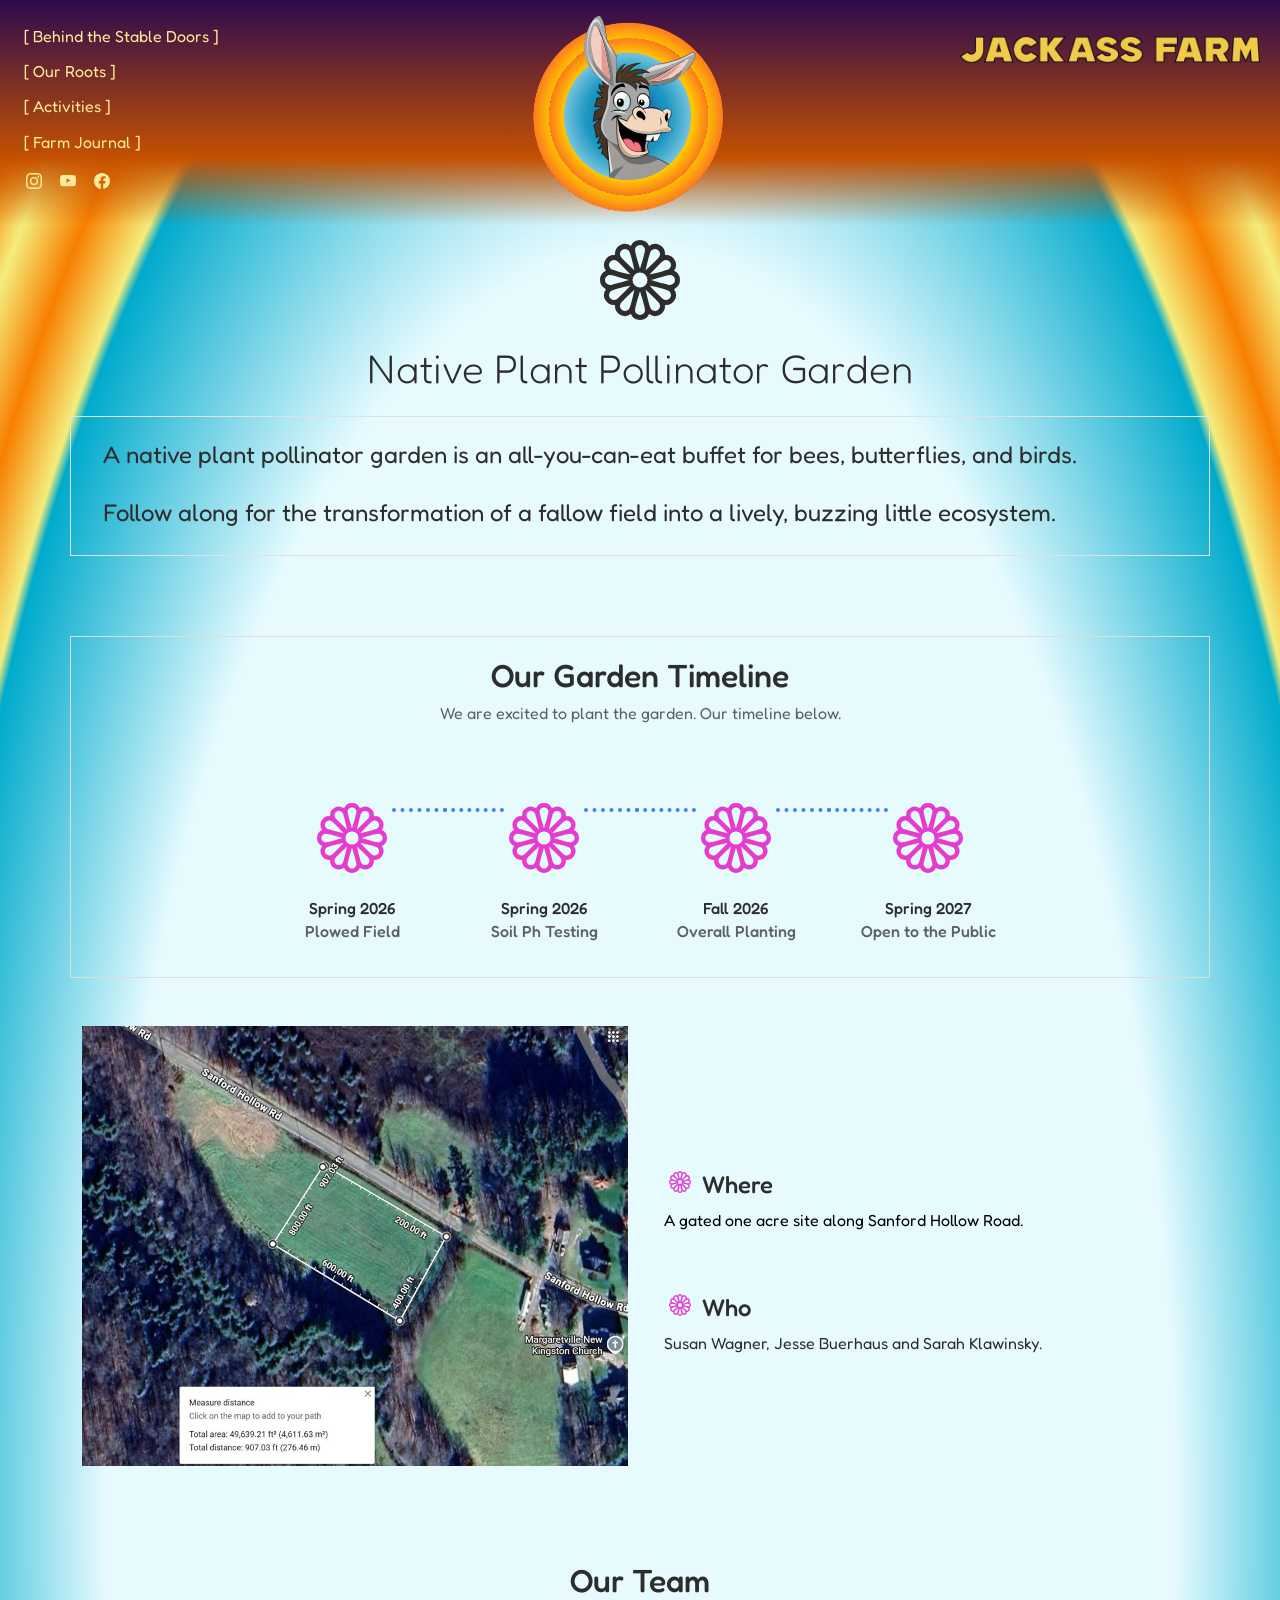
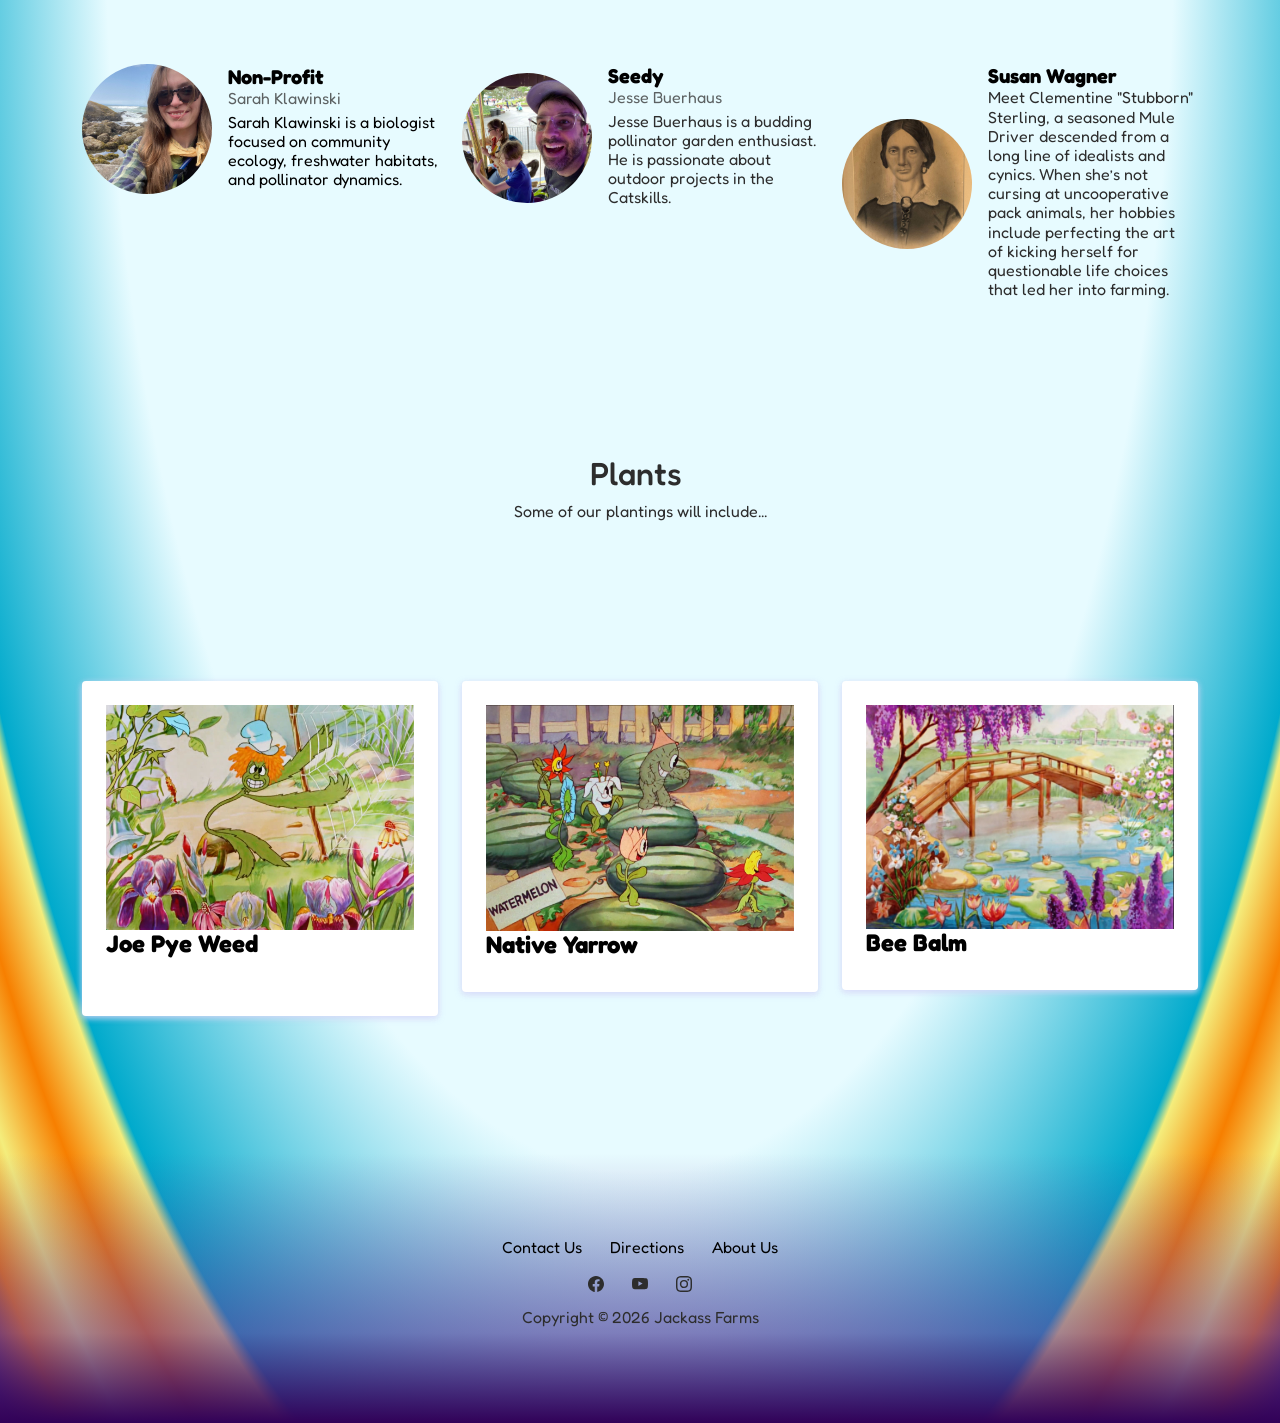
<file: pollinatorgarden.html>
<!DOCTYPE html>
<html data-bs-theme="light" lang="en">

<head>
    <meta charset="utf-8">
    <meta name="viewport" content="width=device-width, initial-scale=1.0, shrink-to-fit=no">
    <title>Pollinator Garden | Jackass Farm Catskills</title>
    <meta name="description" content="Native plants, buzzing pollinators, and a garden built to welcome wildlife back to the Catskills.">
    <meta property="og:type" content="website">
    <meta property="og:title" content="Pollinator Garden | Jackass Farm Catskills">
    <meta property="og:description" content="Native plants, buzzing pollinators, and a garden built to welcome wildlife back to the Catskills.">
    <meta property="og:url" content="https://jackassfarmcatskills.com/pollinatorgarden.html">
    <meta property="og:image" content="https://jackassfarmcatskills.com/assets/img/logo/JAF%20IMAGE%20ONLY.png">
    <link rel="icon" type="image/png" sizes="335x344" href="assets/img/logo/JAF%20IMAGE%20ONLY.png">
    <link rel="icon" type="image/png" sizes="335x344" href="assets/img/logo/JAF%20IMAGE%20ONLY.png" media="(prefers-color-scheme: dark)">
    <link rel="icon" type="image/png" sizes="335x344" href="assets/img/logo/JAF%20IMAGE%20ONLY.png">
    <link rel="icon" type="image/png" sizes="335x344" href="assets/img/logo/JAF%20IMAGE%20ONLY.png" media="(prefers-color-scheme: dark)">
    <link rel="icon" type="image/png" sizes="335x344" href="assets/img/logo/JAF%20IMAGE%20ONLY.png">
    <link rel="icon" type="image/png" sizes="335x344" href="assets/img/logo/JAF%20IMAGE%20ONLY.png">
    <link rel="icon" type="image/png" sizes="335x344" href="assets/img/logo/JAF%20IMAGE%20ONLY.png">
    <link rel="stylesheet" href="assets/bootstrap/css/bootstrap.min.css">
    <link rel="stylesheet" href="https://fonts.googleapis.com/css?family=Inter:300italic,400italic,600italic,700italic,800italic,400,300,600,700,800&amp;display=swap">
    <link rel="stylesheet" href="https://fonts.googleapis.com/css?family=Fredoka&amp;display=swap">
    <link rel="stylesheet" href="https://fonts.googleapis.com/css?family=Fredoka+One&amp;display=swap">
    <link rel="stylesheet" href="https://fonts.googleapis.com/css?family=Londrina+Outline&amp;display=swap">
    <link rel="stylesheet" href="https://fonts.googleapis.com/css?family=Londrina+Shadow&amp;display=swap">
    <link rel="stylesheet" href="https://fonts.googleapis.com/css?family=Londrina+Sketch&amp;display=swap">
    <link rel="stylesheet" href="https://fonts.googleapis.com/css?family=Londrina+Solid&amp;display=swap">
    <link rel="stylesheet" href="assets/css/bss-overrides-2.css">
    <link rel="stylesheet" href="assets/css/animate.min.css">
    <link rel="stylesheet" href="assets/css/animate.min.css">
    <link rel="stylesheet" href="assets/css/bss-overrides.css">
    <link rel="stylesheet" href="assets/css/bss-overrides-1.css">
    <link rel="stylesheet" href="assets/css/Navbar-Centered-Brand-icons.css">
    <link rel="stylesheet" href="assets/css/Blog-Detail-App.css">
    <link rel="stylesheet" href="assets/css/Hero-Features-icons.css">
    <link rel="stylesheet" href="assets/css/Lightbox-Gallery-baguetteBox.min.css">
    <link rel="stylesheet" href="assets/css/Timeline-Steps.css">
    <style>
      /* Mobile-first responsive padding for consistent alignment */
      @media (max-width: 768px) {
        .container-fluid {
          padding-right: 1rem !important;
          padding-left: 1rem !important;
        }
        .container {
          padding-right: 1rem !important;
          padding-left: 1rem !important;
        }
        
        /* Improve hero section centering on mobile */
        header section .container-fluid {
          padding-right: 0.5rem !important;
          padding-left: 0.5rem !important;
        }
        
        header section .col-md-10 {
          padding-left: 0.75rem !important;
          padding-right: 0.75rem !important;
        }
        
        header section h1 {
          font-size: 2rem !important;
        }
        
        header section h3 {
          font-size: 1.1rem !important;
        }
      }
      
      /* Ensure consistent spacing on all sections */
      section {
        margin-left: auto;
        margin-right: auto;
      }
    </style>
    <style>
      /* Custom scrollbar styling */
      ::-webkit-scrollbar {
        width: 8px;
      }
      
      ::-webkit-scrollbar-track {
        background: transparent;
      }
      
      ::-webkit-scrollbar-thumb {
        background: #6b3d94;
        border-radius: 4px;
      }
      
      ::-webkit-scrollbar-thumb:hover {
        background: #7d4a8d;
      }
      
      /* Firefox scrollbar */
      * {
        scrollbar-color: #6b3d94 transparent;
        scrollbar-width: thin;
      }
      
      /* Hide navbar background on scroll down for mobile */
      @media (max-width: 768px) {
        nav.navbar-hidden {
          background-color: transparent !important;
        }
      }
    </style>
  <script src="https://identity.netlify.com/v1/netlify-identity-widget.js"></script>
</head>

<body style="background: radial-gradient(#e7fbff 59%, #00aacc 80%, #f4ed7c 81%, #f77f00 86%, rgb(244,237,124) 91%, #f77f00 95%, #44235e 99%);">
    <script src="assets/js/inject-navbar.js"></script>
    <section style="margin-top: 10rem;">
        <div class="container"></div>
    </section>
    <h1 class="text-center d-flex justify-content-center" style="margin-top: 2rem;"><svg class="bi bi-flower1" xmlns="http://www.w3.org/2000/svg" width="1em" height="1em" fill="currentColor" viewBox="0 0 16 16" style="font-size: 80px;">
            <path d="M6.174 1.184a2 2 0 0 1 3.652 0A2 2 0 0 1 12.99 3.01a2 2 0 0 1 1.826 3.164 2 2 0 0 1 0 3.652 2 2 0 0 1-1.826 3.164 2 2 0 0 1-3.164 1.826 2 2 0 0 1-3.652 0A2 2 0 0 1 3.01 12.99a2 2 0 0 1-1.826-3.164 2 2 0 0 1 0-3.652A2 2 0 0 1 3.01 3.01a2 2 0 0 1 3.164-1.826M8 1a1 1 0 0 0-.998 1.03l.01.091q.017.116.054.296c.049.241.122.542.213.887.182.688.428 1.513.676 2.314L8 5.762l.045-.144c.248-.8.494-1.626.676-2.314.091-.345.164-.646.213-.887a5 5 0 0 0 .064-.386L9 2a1 1 0 0 0-1-1M2 9l.03-.002.091-.01a5 5 0 0 0 .296-.054c.241-.049.542-.122.887-.213a61 61 0 0 0 2.314-.676L5.762 8l-.144-.045a61 61 0 0 0-2.314-.676 17 17 0 0 0-.887-.213 5 5 0 0 0-.386-.064L2 7a1 1 0 1 0 0 2m7 5-.002-.03a5 5 0 0 0-.064-.386 16 16 0 0 0-.213-.888 61 61 0 0 0-.676-2.314L8 10.238l-.045.144c-.248.8-.494 1.626-.676 2.314-.091.345-.164.646-.213.887a5 5 0 0 0-.064.386L7 14a1 1 0 1 0 2 0m-5.696-2.134.025-.017a5 5 0 0 0 .303-.248c.184-.164.408-.377.661-.629A61 61 0 0 0 5.96 9.23l.103-.111-.147.033a61 61 0 0 0-2.343.572c-.344.093-.64.18-.874.258a5 5 0 0 0-.367.138l-.027.014a1 1 0 1 0 1 1.732zM4.5 14.062a1 1 0 0 0 1.366-.366l.014-.027q.014-.03.036-.084a5 5 0 0 0 .102-.283c.078-.233.165-.53.258-.874a61 61 0 0 0 .572-2.343l.033-.147-.11.102a61 61 0 0 0-1.743 1.667 17 17 0 0 0-.629.66 5 5 0 0 0-.248.304l-.017.025a1 1 0 0 0 .366 1.366m9.196-8.196a1 1 0 0 0-1-1.732l-.025.017a5 5 0 0 0-.303.248 17 17 0 0 0-.661.629A61 61 0 0 0 10.04 6.77l-.102.111.147-.033a61 61 0 0 0 2.342-.572c.345-.093.642-.18.875-.258a5 5 0 0 0 .367-.138zM11.5 1.938a1 1 0 0 0-1.366.366l-.014.027q-.014.03-.036.084a5 5 0 0 0-.102.283c-.078.233-.165.53-.258.875a61 61 0 0 0-.572 2.342l-.033.147.11-.102a61 61 0 0 0 1.743-1.667c.252-.253.465-.477.629-.66a5 5 0 0 0 .248-.304l.017-.025a1 1 0 0 0-.366-1.366M14 9a1 1 0 0 0 0-2l-.03.002a5 5 0 0 0-.386.064c-.242.049-.543.122-.888.213-.688.182-1.513.428-2.314.676L10.238 8l.144.045c.8.248 1.626.494 2.314.676.345.091.646.164.887.213a5 5 0 0 0 .386.064zM1.938 4.5a1 1 0 0 0 .393 1.38l.084.035q.108.045.283.103c.233.078.53.165.874.258a61 61 0 0 0 2.343.572l.147.033-.103-.111a61 61 0 0 0-1.666-1.742 17 17 0 0 0-.66-.629 5 5 0 0 0-.304-.248l-.025-.017a1 1 0 0 0-1.366.366m2.196-1.196.017.025a5 5 0 0 0 .248.303c.164.184.377.408.629.661A61 61 0 0 0 6.77 5.96l.111.102-.033-.147a61 61 0 0 0-.572-2.342c-.093-.345-.18-.642-.258-.875a5 5 0 0 0-.138-.367l-.014-.027a1 1 0 1 0-1.732 1m9.928 8.196a1 1 0 0 0-.366-1.366l-.027-.014a5 5 0 0 0-.367-.138c-.233-.078-.53-.165-.875-.258a61 61 0 0 0-2.342-.572l-.147-.033.102.111a61 61 0 0 0 1.667 1.742c.253.252.477.465.66.629a5 5 0 0 0 .304.248l.025.017a1 1 0 0 0 1.366-.366m-3.928 2.196a1 1 0 0 0 1.732-1l-.017-.025a5 5 0 0 0-.248-.303 17 17 0 0 0-.629-.661A61 61 0 0 0 9.23 10.04l-.111-.102.033.147a61 61 0 0 0 .572 2.342c.093.345.18.642.258.875a5 5 0 0 0 .138.367zM8 9.5a1.5 1.5 0 1 0 0-3 1.5 1.5 0 0 0 0 3"></path>
        </svg></h1>
    <h6 class="display-6 text-center d-flex justify-content-center pt-3 pb-3" style="margin-top: 0px;">Native Plant Pollinator Garden</h6>
    <section>
        <div class="container border pt-4 pb-4">
            <div class="pb-2 pb-lg-1" style="padding-right: 20px;padding-left: 20px;">
                <p class="fs-4 me-0 mb-0">A native plant pollinator garden is an all-you-can-eat buffet for bees, butterflies, and birds.<br><br>Follow along for the transformation of a fallow field into a lively, buzzing little ecosystem.</p>
            </div>
        </div>
    </section>
    <section class="py-5">
        <div class="container rounded-0 border-1 ps-0 pe-6" style="margin: 0px;margin-right: 0px;margin-left: 0px;">
            <p class="lead" style="margin-top: 2rem;"></p>
        </div><div class="container" style="border: 1px solid #ddd; padding: 20px;">                      
    <div class="row text-center justify-content-center mb-5">
        <div class="col-xl-6 col-lg-8">
            <h2 class="font-weight-bold">Our Garden Timeline</h2>
            <p class="text-muted">We are excited to plant the garden. Our timeline below.</p>
        </div>
    </div>

    <div class="row">
        <div class="col">
            <div class="timeline-steps aos-init aos-animate" data-aos="fade-up">
                <div class="timeline-step">
                    <div class="timeline-content" data-toggle="popover" data-trigger="hover" data-placement="top" title="" data-content="Plowed Field" data-original-title="2026">
                        <svg class="bi bi-flower1 text-secondary" xmlns="http://www.w3.org/2000/svg" width="1em" height="1em" fill="currentColor" viewBox="0 0 16 16" style="height: 5rem;width: 5rem;padding-bottom: 10px;">
    <path d="M6.174 1.184a2 2 0 0 1 3.652 0A2 2 0 0 1 12.99 3.01a2 2 0 0 1 1.826 3.164 2 2 0 0 1 0 3.652 2 2 0 0 1-1.826 3.164 2 2 0 0 1-3.164 1.826 2 2 0 0 1-3.652 0A2 2 0 0 1 3.01 12.99a2 2 0 0 1-1.826-3.164 2 2 0 0 1 0-3.652A2 2 0 0 1 3.01 3.01a2 2 0 0 1 3.164-1.826zM8 1a1 1 0 0 0-.998 1.03l.01.091c.012.077.029.176.054.296.049.241.122.542.213.887.182.688.428 1.513.676 2.314L8 5.762l.045-.144c.248-.8.494-1.626.676-2.314.091-.345.164-.646.213-.887a4.997 4.997 0 0 0 .064-.386L9 2a1 1 0 0 0-1-1M2 9l.03-.002.091-.01a4.99 4.99 0 0 0 .296-.054c.241-.049.542-.122.887-.213a60.59 60.59 0 0 0 2.314-.676L5.762 8l-.144-.045a60.59 60.59 0 0 0-2.314-.676 16.705 16.705 0 0 0-.887-.213 4.99 4.99 0 0 0-.386-.064L2 7a1 1 0 1 0 0 2m7 5-.002-.03a5.005 5.005 0 0 0-.064-.386 16.398 16.398 0 0 0-.213-.888 60.582 60.582 0 0 0-.676-2.314L8 10.238l-.045.144c-.248.8-.494 1.626-.676 2.314-.091.345-.164.646-.213.887a4.996 4.996 0 0 0-.064.386L7 14a1 1 0 1 0 2 0m-5.696-2.134.025-.017a5.001 5.001 0 0 0 .303-.248c.184-.164.408-.377.661-.629A60.614 60.614 0 0 0 5.96 9.23l.103-.111-.147.033a60.88 60.88 0 0 0-2.343.572c-.344.093-.64.18-.874.258a5.063 5.063 0 0 0-.367.138l-.027.014a1 1 0 1 0 1 1.732zM4.5 14.062a1 1 0 0 0 1.366-.366l.014-.027c.01-.02.021-.048.036-.084a5.09 5.09 0 0 0 .102-.283c.078-.233.165-.53.258-.874a60.6 60.6 0 0 0 .572-2.343l.033-.147-.11.102a60.848 60.848 0 0 0-1.743 1.667 17.07 17.07 0 0 0-.629.66 5.06 5.06 0 0 0-.248.304l-.017.025a1 1 0 0 0 .366 1.366zm9.196-8.196a1 1 0 0 0-1-1.732l-.025.017a4.951 4.951 0 0 0-.303.248 16.69 16.69 0 0 0-.661.629A60.72 60.72 0 0 0 10.04 6.77l-.102.111.147-.033a60.6 60.6 0 0 0 2.342-.572c.345-.093.642-.18.875-.258a4.993 4.993 0 0 0 .367-.138.53.53 0 0 0 .027-.014zM11.5 1.938a1 1 0 0 0-1.366.366l-.014.027c-.01.02-.021.048-.036.084a5.09 5.09 0 0 0-.102.283c-.078.233-.165.53-.258.875a60.62 60.62 0 0 0-.572 2.342l-.033.147.11-.102a60.848 60.848 0 0 0 1.743-1.667c.252-.253.465-.477.629-.66a5.001 5.001 0 0 0 .248-.304l.017-.025a1 1 0 0 0-.366-1.366zM14 9a1 1 0 0 0 0-2l-.03.002a4.996 4.996 0 0 0-.386.064c-.242.049-.543.122-.888.213-.688.182-1.513.428-2.314.676L10.238 8l.144.045c.8.248 1.626.494 2.314.676.345.091.646.164.887.213a4.996 4.996 0 0 0 .386.064zM1.938 4.5a1 1 0 0 0 .393 1.38l.084.035c.072.03.166.064.283.103.233.078.53.165.874.258a60.88 60.88 0 0 0 2.343.572l.147.033-.103-.111a60.584 60.584 0 0 0-1.666-1.742 16.705 16.705 0 0 0-.66-.629 4.996 4.996 0 0 0-.304-.248l-.025-.017a1 1 0 0 0-1.366.366zm2.196-1.196.017.025a4.996 4.996 0 0 0 .248.303c.164.184.377.408.629.661A60.597 60.597 0 0 0 6.77 5.96l.111.102-.033-.147a60.602 60.602 0 0 0-.572-2.342c-.093-.345-.18-.642-.258-.875a5.006 5.006 0 0 0-.138-.367l-.014-.027a1 1 0 1 0-1.732 1zm9.928 8.196a1 1 0 0 0-.366-1.366l-.027-.014a5 5 0 0 0-.367-.138c-.233-.078-.53-.165-.875-.258a60.619 60.619 0 0 0-2.342-.572l-.147-.033.102.111a60.73 60.73 0 0 0 1.667 1.742c.253.252.477.465.66.629a4.946 4.946 0 0 0 .304.248l.025.017a1 1 0 0 0 1.366-.366zm-3.928 2.196a1 1 0 0 0 1.732-1l-.017-.025a5.065 5.065 0 0 0-.248-.303 16.705 16.705 0 0 0-.629-.661A60.462 60.462 0 0 0 9.23 10.04l-.111-.102.033.147a60.6 60.6 0 0 0 .572 2.342c.093.345.18.642.258.875a4.985 4.985 0 0 0 .138.367.575.575 0 0 0 .014.027zM8 9.5a1.5 1.5 0 1 0 0-3 1.5 1.5 0 0 0 0 3"></path>
</svg>
                        <p class="h6 mt-3 mb-1">Spring 2026</p>
                        <p class="h6 text-muted mb-0 mb-lg-0">Plowed Field</p>
                    </div>
                </div>
                <div class="timeline-step">
                    <div class="timeline-content" data-toggle="popover" data-trigger="hover" data-placement="top" title="" data-content="Soil analysis." data-original-title="2004">
                        <svg class="bi bi-flower1 text-secondary" xmlns="http://www.w3.org/2000/svg" width="1em" height="1em" fill="currentColor" viewBox="0 0 16 16" style="height: 5rem;width: 5rem;padding-bottom: 10px;">
    <path d="M6.174 1.184a2 2 0 0 1 3.652 0A2 2 0 0 1 12.99 3.01a2 2 0 0 1 1.826 3.164 2 2 0 0 1 0 3.652 2 2 0 0 1-1.826 3.164 2 2 0 0 1-3.164 1.826 2 2 0 0 1-3.652 0A2 2 0 0 1 3.01 12.99a2 2 0 0 1-1.826-3.164 2 2 0 0 1 0-3.652A2 2 0 0 1 3.01 3.01a2 2 0 0 1 3.164-1.826zM8 1a1 1 0 0 0-.998 1.03l.01.091c.012.077.029.176.054.296.049.241.122.542.213.887.182.688.428 1.513.676 2.314L8 5.762l.045-.144c.248-.8.494-1.626.676-2.314.091-.345.164-.646.213-.887a4.997 4.997 0 0 0 .064-.386L9 2a1 1 0 0 0-1-1M2 9l.03-.002.091-.01a4.99 4.99 0 0 0 .296-.054c.241-.049.542-.122.887-.213a60.59 60.59 0 0 0 2.314-.676L5.762 8l-.144-.045a60.59 60.59 0 0 0-2.314-.676 16.705 16.705 0 0 0-.887-.213 4.99 4.99 0 0 0-.386-.064L2 7a1 1 0 1 0 0 2m7 5-.002-.03a5.005 5.005 0 0 0-.064-.386 16.398 16.398 0 0 0-.213-.888 60.582 60.582 0 0 0-.676-2.314L8 10.238l-.045.144c-.248.8-.494 1.626-.676 2.314-.091.345-.164.646-.213.887a4.996 4.996 0 0 0-.064.386L7 14a1 1 0 1 0 2 0m-5.696-2.134.025-.017a5.001 5.001 0 0 0 .303-.248c.184-.164.408-.377.661-.629A60.614 60.614 0 0 0 5.96 9.23l.103-.111-.147.033a60.88 60.88 0 0 0-2.343.572c-.344.093-.64.18-.874.258a5.063 5.063 0 0 0-.367.138l-.027.014a1 1 0 1 0 1 1.732zM4.5 14.062a1 1 0 0 0 1.366-.366l.014-.027c.01-.02.021-.048.036-.084a5.09 5.09 0 0 0 .102-.283c.078-.233.165-.53.258-.874a60.6 60.6 0 0 0 .572-2.343l.033-.147-.11.102a60.848 60.848 0 0 0-1.743 1.667 17.07 17.07 0 0 0-.629.66 5.06 5.06 0 0 0-.248.304l-.017.025a1 1 0 0 0 .366 1.366zm9.196-8.196a1 1 0 0 0-1-1.732l-.025.017a4.951 4.951 0 0 0-.303.248 16.69 16.69 0 0 0-.661.629A60.72 60.72 0 0 0 10.04 6.77l-.102.111.147-.033a60.6 60.6 0 0 0 2.342-.572c.345-.093.642-.18.875-.258a4.993 4.993 0 0 0 .367-.138.53.53 0 0 0 .027-.014zM11.5 1.938a1 1 0 0 0-1.366.366l-.014.027c-.01.02-.021.048-.036.084a5.09 5.09 0 0 0-.102.283c-.078.233-.165.53-.258.875a60.62 60.62 0 0 0-.572 2.342l-.033.147.11-.102a60.848 60.848 0 0 0 1.743-1.667c.252-.253.465-.477.629-.66a5.001 5.001 0 0 0 .248-.304l.017-.025a1 1 0 0 0-.366-1.366zM14 9a1 1 0 0 0 0-2l-.03.002a4.996 4.996 0 0 0-.386.064c-.242.049-.543.122-.888.213-.688.182-1.513.428-2.314.676L10.238 8l.144.045c.8.248 1.626.494 2.314.676.345.091.646.164.887.213a4.996 4.996 0 0 0 .386.064zM1.938 4.5a1 1 0 0 0 .393 1.38l.084.035c.072.03.166.064.283.103.233.078.53.165.874.258a60.88 60.88 0 0 0 2.343.572l.147.033-.103-.111a60.584 60.584 0 0 0-1.666-1.742 16.705 16.705 0 0 0-.66-.629 4.996 4.996 0 0 0-.304-.248l-.025-.017a1 1 0 0 0-1.366.366zm2.196-1.196.017.025a4.996 4.996 0 0 0 .248.303c.164.184.377.408.629.661A60.597 60.597 0 0 0 6.77 5.96l.111.102-.033-.147a60.602 60.602 0 0 0-.572-2.342c-.093-.345-.18-.642-.258-.875a5.006 5.006 0 0 0-.138-.367l-.014-.027a1 1 0 1 0-1.732 1zm9.928 8.196a1 1 0 0 0-.366-1.366l-.027-.014a5 5 0 0 0-.367-.138c-.233-.078-.53-.165-.875-.258a60.619 60.619 0 0 0-2.342-.572l-.147-.033.102.111a60.73 60.73 0 0 0 1.667 1.742c.253.252.477.465.66.629a4.946 4.946 0 0 0 .304.248l.025.017a1 1 0 0 0 1.366-.366zm-3.928 2.196a1 1 0 0 0 1.732-1l-.017-.025a5.065 5.065 0 0 0-.248-.303 16.705 16.705 0 0 0-.629-.661A60.462 60.462 0 0 0 9.23 10.04l-.111-.102.033.147a60.6 60.6 0 0 0 .572 2.342c.093.345.18.642.258.875a4.985 4.985 0 0 0 .138.367.575.575 0 0 0 .014.027zM8 9.5a1.5 1.5 0 1 0 0-3 1.5 1.5 0 0 0 0 3"></path>
</svg>
                        <p class="h6 mt-3 mb-1">Spring 2026</p>
                        <p class="h6 text-muted mb-0 mb-lg-0">Soil Ph Testing</p>
                    </div>
                </div>
                <div class="timeline-step">
                    <div class="timeline-content" data-toggle="popover" data-trigger="hover" data-placement="top" title="" data-content="Planting seeds." data-original-title="2005">
                        <svg class="bi bi-flower1 text-secondary" xmlns="http://www.w3.org/2000/svg" width="1em" height="1em" fill="currentColor" viewBox="0 0 16 16" style="height: 5rem;width: 5rem;padding-bottom: 10px;">
    <path d="M6.174 1.184a2 2 0 0 1 3.652 0A2 2 0 0 1 12.99 3.01a2 2 0 0 1 1.826 3.164 2 2 0 0 1 0 3.652 2 2 0 0 1-1.826 3.164 2 2 0 0 1-3.164 1.826 2 2 0 0 1-3.652 0A2 2 0 0 1 3.01 12.99a2 2 0 0 1-1.826-3.164 2 2 0 0 1 0-3.652A2 2 0 0 1 3.01 3.01a2 2 0 0 1 3.164-1.826zM8 1a1 1 0 0 0-.998 1.03l.01.091c.012.077.029.176.054.296.049.241.122.542.213.887.182.688.428 1.513.676 2.314L8 5.762l.045-.144c.248-.8.494-1.626.676-2.314.091-.345.164-.646.213-.887a4.997 4.997 0 0 0 .064-.386L9 2a1 1 0 0 0-1-1M2 9l.03-.002.091-.01a4.99 4.99 0 0 0 .296-.054c.241-.049.542-.122.887-.213a60.59 60.59 0 0 0 2.314-.676L5.762 8l-.144-.045a60.59 60.59 0 0 0-2.314-.676 16.705 16.705 0 0 0-.887-.213 4.99 4.99 0 0 0-.386-.064L2 7a1 1 0 1 0 0 2m7 5-.002-.03a5.005 5.005 0 0 0-.064-.386 16.398 16.398 0 0 0-.213-.888 60.582 60.582 0 0 0-.676-2.314L8 10.238l-.045.144c-.248.8-.494 1.626-.676 2.314-.091.345-.164.646-.213.887a4.996 4.996 0 0 0-.064.386L7 14a1 1 0 1 0 2 0m-5.696-2.134.025-.017a5.001 5.001 0 0 0 .303-.248c.184-.164.408-.377.661-.629A60.614 60.614 0 0 0 5.96 9.23l.103-.111-.147.033a60.88 60.88 0 0 0-2.343.572c-.344.093-.64.18-.874.258a5.063 5.063 0 0 0-.367.138l-.027.014a1 1 0 1 0 1 1.732zM4.5 14.062a1 1 0 0 0 1.366-.366l.014-.027c.01-.02.021-.048.036-.084a5.09 5.09 0 0 0 .102-.283c.078-.233.165-.53.258-.874a60.6 60.6 0 0 0 .572-2.343l.033-.147-.11.102a60.848 60.848 0 0 0-1.743 1.667 17.07 17.07 0 0 0-.629.66 5.06 5.06 0 0 0-.248.304l-.017.025a1 1 0 0 0 .366 1.366zm9.196-8.196a1 1 0 0 0-1-1.732l-.025.017a4.951 4.951 0 0 0-.303.248 16.69 16.69 0 0 0-.661.629A60.72 60.72 0 0 0 10.04 6.77l-.102.111.147-.033a60.6 60.6 0 0 0 2.342-.572c.345-.093.642-.18.875-.258a4.993 4.993 0 0 0 .367-.138.53.53 0 0 0 .027-.014zM11.5 1.938a1 1 0 0 0-1.366.366l-.014.027c-.01.02-.021.048-.036.084a5.09 5.09 0 0 0-.102.283c-.078.233-.165.53-.258.875a60.62 60.62 0 0 0-.572 2.342l-.033.147.11-.102a60.848 60.848 0 0 0 1.743-1.667c.252-.253.465-.477.629-.66a5.001 5.001 0 0 0 .248-.304l.017-.025a1 1 0 0 0-.366-1.366zM14 9a1 1 0 0 0 0-2l-.03.002a4.996 4.996 0 0 0-.386.064c-.242.049-.543.122-.888.213-.688.182-1.513.428-2.314.676L10.238 8l.144.045c.8.248 1.626.494 2.314.676.345.091.646.164.887.213a4.996 4.996 0 0 0 .386.064zM1.938 4.5a1 1 0 0 0 .393 1.38l.084.035c.072.03.166.064.283.103.233.078.53.165.874.258a60.88 60.88 0 0 0 2.343.572l.147.033-.103-.111a60.584 60.584 0 0 0-1.666-1.742 16.705 16.705 0 0 0-.66-.629 4.996 4.996 0 0 0-.304-.248l-.025-.017a1 1 0 0 0-1.366.366zm2.196-1.196.017.025a4.996 4.996 0 0 0 .248.303c.164.184.377.408.629.661A60.597 60.597 0 0 0 6.77 5.96l.111.102-.033-.147a60.602 60.602 0 0 0-.572-2.342c-.093-.345-.18-.642-.258-.875a5.006 5.006 0 0 0-.138-.367l-.014-.027a1 1 0 1 0-1.732 1zm9.928 8.196a1 1 0 0 0-.366-1.366l-.027-.014a5 5 0 0 0-.367-.138c-.233-.078-.53-.165-.875-.258a60.619 60.619 0 0 0-2.342-.572l-.147-.033.102.111a60.73 60.73 0 0 0 1.667 1.742c.253.252.477.465.66.629a4.946 4.946 0 0 0 .304.248l.025.017a1 1 0 0 0 1.366-.366zm-3.928 2.196a1 1 0 0 0 1.732-1l-.017-.025a5.065 5.065 0 0 0-.248-.303 16.705 16.705 0 0 0-.629-.661A60.462 60.462 0 0 0 9.23 10.04l-.111-.102.033.147a60.6 60.6 0 0 0 .572 2.342c.093.345.18.642.258.875a4.985 4.985 0 0 0 .138.367.575.575 0 0 0 .014.027zM8 9.5a1.5 1.5 0 1 0 0-3 1.5 1.5 0 0 0 0 3"></path>
</svg>
                        <p class="h6 mt-3 mb-1">Fall 2026</p>
                        <p class="h6 text-muted mb-0 mb-lg-0">Overall Planting</p>
                    </div>
                </div>
                <div class="timeline-step">
                    <div class="timeline-content" data-toggle="popover" data-trigger="hover" data-placement="top" title="" data-content="Opening to public." data-original-title="2010">
                        <svg class="bi bi-flower1 text-secondary" xmlns="http://www.w3.org/2000/svg" width="1em" height="1em" fill="currentColor" viewBox="0 0 16 16" style="height: 5rem;width: 5rem;padding-bottom: 10px;">
    <path d="M6.174 1.184a2 2 0 0 1 3.652 0A2 2 0 0 1 12.99 3.01a2 2 0 0 1 1.826 3.164 2 2 0 0 1 0 3.652 2 2 0 0 1-1.826 3.164 2 2 0 0 1-3.164 1.826 2 2 0 0 1-3.652 0A2 2 0 0 1 3.01 12.99a2 2 0 0 1-1.826-3.164 2 2 0 0 1 0-3.652A2 2 0 0 1 3.01 3.01a2 2 0 0 1 3.164-1.826zM8 1a1 1 0 0 0-.998 1.03l.01.091c.012.077.029.176.054.296.049.241.122.542.213.887.182.688.428 1.513.676 2.314L8 5.762l.045-.144c.248-.8.494-1.626.676-2.314.091-.345.164-.646.213-.887a4.997 4.997 0 0 0 .064-.386L9 2a1 1 0 0 0-1-1M2 9l.03-.002.091-.01a4.99 4.99 0 0 0 .296-.054c.241-.049.542-.122.887-.213a60.59 60.59 0 0 0 2.314-.676L5.762 8l-.144-.045a60.59 60.59 0 0 0-2.314-.676 16.705 16.705 0 0 0-.887-.213 4.99 4.99 0 0 0-.386-.064L2 7a1 1 0 1 0 0 2m7 5-.002-.03a5.005 5.005 0 0 0-.064-.386 16.398 16.398 0 0 0-.213-.888 60.582 60.582 0 0 0-.676-2.314L8 10.238l-.045.144c-.248.8-.494 1.626-.676 2.314-.091.345-.164.646-.213.887a4.996 4.996 0 0 0-.064.386L7 14a1 1 0 1 0 2 0m-5.696-2.134.025-.017a5.001 5.001 0 0 0 .303-.248c.184-.164.408-.377.661-.629A60.614 60.614 0 0 0 5.96 9.23l.103-.111-.147.033a60.88 60.88 0 0 0-2.343.572c-.344.093-.64.18-.874.258a5.063 5.063 0 0 0-.367.138l-.027.014a1 1 0 1 0 1 1.732zM4.5 14.062a1 1 0 0 0 1.366-.366l.014-.027c.01-.02.021-.048.036-.084a5.09 5.09 0 0 0 .102-.283c.078-.233.165-.53.258-.874a60.6 60.6 0 0 0 .572-2.343l.033-.147-.11.102a60.848 60.848 0 0 0-1.743 1.667 17.07 17.07 0 0 0-.629.66 5.06 5.06 0 0 0-.248.304l-.017.025a1 1 0 0 0 .366 1.366zm9.196-8.196a1 1 0 0 0-1-1.732l-.025.017a4.951 4.951 0 0 0-.303.248 16.69 16.69 0 0 0-.661.629A60.72 60.72 0 0 0 10.04 6.77l-.102.111.147-.033a60.6 60.6 0 0 0 2.342-.572c.345-.093.642-.18.875-.258a4.993 4.993 0 0 0 .367-.138.53.53 0 0 0 .027-.014zM11.5 1.938a1 1 0 0 0-1.366.366l-.014.027c-.01.02-.021.048-.036.084a5.09 5.09 0 0 0-.102.283c-.078.233-.165.53-.258.875a60.62 60.62 0 0 0-.572 2.342l-.033.147.11-.102a60.848 60.848 0 0 0 1.743-1.667c.252-.253.465-.477.629-.66a5.001 5.001 0 0 0 .248-.304l.017-.025a1 1 0 0 0-.366-1.366zM14 9a1 1 0 0 0 0-2l-.03.002a4.996 4.996 0 0 0-.386.064c-.242.049-.543.122-.888.213-.688.182-1.513.428-2.314.676L10.238 8l.144.045c.8.248 1.626.494 2.314.676.345.091.646.164.887.213a4.996 4.996 0 0 0 .386.064zM1.938 4.5a1 1 0 0 0 .393 1.38l.084.035c.072.03.166.064.283.103.233.078.53.165.874.258a60.88 60.88 0 0 0 2.343.572l.147.033-.103-.111a60.584 60.584 0 0 0-1.666-1.742 16.705 16.705 0 0 0-.66-.629 4.996 4.996 0 0 0-.304-.248l-.025-.017a1 1 0 0 0-1.366.366zm2.196-1.196.017.025a4.996 4.996 0 0 0 .248.303c.164.184.377.408.629.661A60.597 60.597 0 0 0 6.77 5.96l.111.102-.033-.147a60.602 60.602 0 0 0-.572-2.342c-.093-.345-.18-.642-.258-.875a5.006 5.006 0 0 0-.138-.367l-.014-.027a1 1 0 1 0-1.732 1zm9.928 8.196a1 1 0 0 0-.366-1.366l-.027-.014a5 5 0 0 0-.367-.138c-.233-.078-.53-.165-.875-.258a60.619 60.619 0 0 0-2.342-.572l-.147-.033.102.111a60.73 60.73 0 0 0 1.667 1.742c.253.252.477.465.66.629a4.946 4.946 0 0 0 .304.248l.025.017a1 1 0 0 0 1.366-.366zm-3.928 2.196a1 1 0 0 0 1.732-1l-.017-.025a5.065 5.065 0 0 0-.248-.303 16.705 16.705 0 0 0-.629-.661A60.462 60.462 0 0 0 9.23 10.04l-.111-.102.033.147a60.6 60.6 0 0 0 .572 2.342c.093.345.18.642.258.875a4.985 4.985 0 0 0 .138.367.575.575 0 0 0 .014.027zM8 9.5a1.5 1.5 0 1 0 0-3 1.5 1.5 0 0 0 0 3"></path>
</svg>
                        <p class="h6 mt-3 mb-1">Spring 2027</p>
                        <p class="h6 text-muted mb-0 mb-lg-0">Open to the Public</p>
                    </div>
                </div>
                    </div>
                </div>
            </div>
        </div>
    </div>
</div>
        <div class="container py-4 py-xl-5">
            <div class="row row-cols-1 row-cols-md-2">
                <div class="col"><img class="object-fit-cover w-100 h-100" style="min-height: 300px;" src="assets/img/pollinator%20garden/pollinatorgardenmap.jpg"></div>
                <div class="col d-flex flex-column justify-content-center p-4" style="padding-bottom: 4rem;">
                    <div class="text-center text-md-start d-flex flex-column align-items-center align-items-md-start mb-5">
                        <div></div>
                    </div>
                    <div class="text-center text-md-start d-flex flex-column align-items-center align-items-md-start mb-5">
                        <div>
                            <h4><svg class="bi bi-flower1 text-secondary" xmlns="http://www.w3.org/2000/svg" width="1em" height="1em" fill="currentColor" viewBox="0 0 16 16" style="height: 2rem;width: 2rem;padding-bottom: 10px;">
                                    <path d="M6.174 1.184a2 2 0 0 1 3.652 0A2 2 0 0 1 12.99 3.01a2 2 0 0 1 1.826 3.164 2 2 0 0 1 0 3.652 2 2 0 0 1-1.826 3.164 2 2 0 0 1-3.164 1.826 2 2 0 0 1-3.652 0A2 2 0 0 1 3.01 12.99a2 2 0 0 1-1.826-3.164 2 2 0 0 1 0-3.652A2 2 0 0 1 3.01 3.01a2 2 0 0 1 3.164-1.826M8 1a1 1 0 0 0-.998 1.03l.01.091q.017.116.054.296c.049.241.122.542.213.887.182.688.428 1.513.676 2.314L8 5.762l.045-.144c.248-.8.494-1.626.676-2.314.091-.345.164-.646.213-.887a5 5 0 0 0 .064-.386L9 2a1 1 0 0 0-1-1M2 9l.03-.002.091-.01a5 5 0 0 0 .296-.054c.241-.049.542-.122.887-.213a61 61 0 0 0 2.314-.676L5.762 8l-.144-.045a61 61 0 0 0-2.314-.676 17 17 0 0 0-.887-.213 5 5 0 0 0-.386-.064L2 7a1 1 0 1 0 0 2m7 5-.002-.03a5 5 0 0 0-.064-.386 16 16 0 0 0-.213-.888 61 61 0 0 0-.676-2.314L8 10.238l-.045.144c-.248.8-.494 1.626-.676 2.314-.091.345-.164.646-.213.887a5 5 0 0 0-.064.386L7 14a1 1 0 1 0 2 0m-5.696-2.134.025-.017a5 5 0 0 0 .303-.248c.184-.164.408-.377.661-.629A61 61 0 0 0 5.96 9.23l.103-.111-.147.033a61 61 0 0 0-2.343.572c-.344.093-.64.18-.874.258a5 5 0 0 0-.367.138l-.027.014a1 1 0 1 0 1 1.732zM4.5 14.062a1 1 0 0 0 1.366-.366l.014-.027q.014-.03.036-.084a5 5 0 0 0 .102-.283c.078-.233.165-.53.258-.874a61 61 0 0 0 .572-2.343l.033-.147-.11.102a61 61 0 0 0-1.743 1.667 17 17 0 0 0-.629.66 5 5 0 0 0-.248.304l-.017.025a1 1 0 0 0 .366 1.366m9.196-8.196a1 1 0 0 0-1-1.732l-.025.017a5 5 0 0 0-.303.248 17 17 0 0 0-.661.629A61 61 0 0 0 10.04 6.77l-.102.111.147-.033a61 61 0 0 0 2.342-.572c.345-.093.642-.18.875-.258a5 5 0 0 0 .367-.138zM11.5 1.938a1 1 0 0 0-1.366.366l-.014.027q-.014.03-.036.084a5 5 0 0 0-.102.283c-.078.233-.165.53-.258.875a61 61 0 0 0-.572 2.342l-.033.147.11-.102a61 61 0 0 0 1.743-1.667c.252-.253.465-.477.629-.66a5 5 0 0 0 .248-.304l.017-.025a1 1 0 0 0-.366-1.366M14 9a1 1 0 0 0 0-2l-.03.002a5 5 0 0 0-.386.064c-.242.049-.543.122-.888.213-.688.182-1.513.428-2.314.676L10.238 8l.144.045c.8.248 1.626.494 2.314.676.345.091.646.164.887.213a5 5 0 0 0 .386.064zM1.938 4.5a1 1 0 0 0 .393 1.38l.084.035q.108.045.283.103c.233.078.53.165.874.258a61 61 0 0 0 2.343.572l.147.033-.103-.111a61 61 0 0 0-1.666-1.742 17 17 0 0 0-.66-.629 5 5 0 0 0-.304-.248l-.025-.017a1 1 0 0 0-1.366.366m2.196-1.196.017.025a5 5 0 0 0 .248.303c.164.184.377.408.629.661A61 61 0 0 0 6.77 5.96l.111.102-.033-.147a61 61 0 0 0-.572-2.342c-.093-.345-.18-.642-.258-.875a5 5 0 0 0-.138-.367l-.014-.027a1 1 0 1 0-1.732 1m9.928 8.196a1 1 0 0 0-.366-1.366l-.027-.014a5 5 0 0 0-.367-.138c-.233-.078-.53-.165-.875-.258a61 61 0 0 0-2.342-.572l-.147-.033.102.111a61 61 0 0 0 1.667 1.742c.253.252.477.465.66.629a5 5 0 0 0 .304.248l.025.017a1 1 0 0 0 1.366-.366m-3.928 2.196a1 1 0 0 0 1.732-1l-.017-.025a5 5 0 0 0-.248-.303 17 17 0 0 0-.629-.661A61 61 0 0 0 9.23 10.04l-.111-.102.033.147a61 61 0 0 0 .572 2.342c.093.345.18.642.258.875a5 5 0 0 0 .138.367zM8 9.5a1.5 1.5 0 1 0 0-3 1.5 1.5 0 0 0 0 3"></path>
                                </svg>&nbsp;Where&nbsp;</h4>
                            <p><span style="color: rgb(0, 0, 0);">A gated one acre site along Sanford Hollow Road.</span></p>
                        </div>
                    </div>
                    <div class="text-center text-md-start d-flex flex-column align-items-center align-items-md-start">
                        <div>
                            <h4><svg class="bi bi-flower1 text-secondary" xmlns="http://www.w3.org/2000/svg" width="1em" height="1em" fill="currentColor" viewBox="0 0 16 16" style="height: 2rem;width: 2rem;padding-bottom: 10px;">
                                    <path d="M6.174 1.184a2 2 0 0 1 3.652 0A2 2 0 0 1 12.99 3.01a2 2 0 0 1 1.826 3.164 2 2 0 0 1 0 3.652 2 2 0 0 1-1.826 3.164 2 2 0 0 1-3.164 1.826 2 2 0 0 1-3.652 0A2 2 0 0 1 3.01 12.99a2 2 0 0 1-1.826-3.164 2 2 0 0 1 0-3.652A2 2 0 0 1 3.01 3.01a2 2 0 0 1 3.164-1.826M8 1a1 1 0 0 0-.998 1.03l.01.091q.017.116.054.296c.049.241.122.542.213.887.182.688.428 1.513.676 2.314L8 5.762l.045-.144c.248-.8.494-1.626.676-2.314.091-.345.164-.646.213-.887a5 5 0 0 0 .064-.386L9 2a1 1 0 0 0-1-1M2 9l.03-.002.091-.01a5 5 0 0 0 .296-.054c.241-.049.542-.122.887-.213a61 61 0 0 0 2.314-.676L5.762 8l-.144-.045a61 61 0 0 0-2.314-.676 17 17 0 0 0-.887-.213 5 5 0 0 0-.386-.064L2 7a1 1 0 1 0 0 2m7 5-.002-.03a5 5 0 0 0-.064-.386 16 16 0 0 0-.213-.888 61 61 0 0 0-.676-2.314L8 10.238l-.045.144c-.248.8-.494 1.626-.676 2.314-.091.345-.164.646-.213.887a5 5 0 0 0-.064.386L7 14a1 1 0 1 0 2 0m-5.696-2.134.025-.017a5 5 0 0 0 .303-.248c.184-.164.408-.377.661-.629A61 61 0 0 0 5.96 9.23l.103-.111-.147.033a61 61 0 0 0-2.343.572c-.344.093-.64.18-.874.258a5 5 0 0 0-.367.138l-.027.014a1 1 0 1 0 1 1.732zM4.5 14.062a1 1 0 0 0 1.366-.366l.014-.027q.014-.03.036-.084a5 5 0 0 0 .102-.283c.078-.233.165-.53.258-.874a61 61 0 0 0 .572-2.343l.033-.147-.11.102a61 61 0 0 0-1.743 1.667 17 17 0 0 0-.629.66 5 5 0 0 0-.248.304l-.017.025a1 1 0 0 0 .366 1.366m9.196-8.196a1 1 0 0 0-1-1.732l-.025.017a5 5 0 0 0-.303.248 17 17 0 0 0-.661.629A61 61 0 0 0 10.04 6.77l-.102.111.147-.033a61 61 0 0 0 2.342-.572c.345-.093.642-.18.875-.258a5 5 0 0 0 .367-.138zM11.5 1.938a1 1 0 0 0-1.366.366l-.014.027q-.014.03-.036.084a5 5 0 0 0-.102.283c-.078.233-.165.53-.258.875a61 61 0 0 0-.572 2.342l-.033.147.11-.102a61 61 0 0 0 1.743-1.667c.252-.253.465-.477.629-.66a5 5 0 0 0 .248-.304l.017-.025a1 1 0 0 0-.366-1.366M14 9a1 1 0 0 0 0-2l-.03.002a5 5 0 0 0-.386.064c-.242.049-.543.122-.888.213-.688.182-1.513.428-2.314.676L10.238 8l.144.045c.8.248 1.626.494 2.314.676.345.091.646.164.887.213a5 5 0 0 0 .386.064zM1.938 4.5a1 1 0 0 0 .393 1.38l.084.035q.108.045.283.103c.233.078.53.165.874.258a61 61 0 0 0 2.343.572l.147.033-.103-.111a61 61 0 0 0-1.666-1.742 17 17 0 0 0-.66-.629 5 5 0 0 0-.304-.248l-.025-.017a1 1 0 0 0-1.366.366m2.196-1.196.017.025a5 5 0 0 0 .248.303c.164.184.377.408.629.661A61 61 0 0 0 6.77 5.96l.111.102-.033-.147a61 61 0 0 0-.572-2.342c-.093-.345-.18-.642-.258-.875a5 5 0 0 0-.138-.367l-.014-.027a1 1 0 1 0-1.732 1m9.928 8.196a1 1 0 0 0-.366-1.366l-.027-.014a5 5 0 0 0-.367-.138c-.233-.078-.53-.165-.875-.258a61 61 0 0 0-2.342-.572l-.147-.033.102.111a61 61 0 0 0 1.667 1.742c.253.252.477.465.66.629a5 5 0 0 0 .304.248l.025.017a1 1 0 0 0 1.366-.366m-3.928 2.196a1 1 0 0 0 1.732-1l-.017-.025a5 5 0 0 0-.248-.303 17 17 0 0 0-.629-.661A61 61 0 0 0 9.23 10.04l-.111-.102.033.147a61 61 0 0 0 .572 2.342c.093.345.18.642.258.875a5 5 0 0 0 .138.367zM8 9.5a1.5 1.5 0 1 0 0-3 1.5 1.5 0 0 0 0 3"></path>
                                </svg>&nbsp;Who</h4>
                            <p>Susan Wagner, Jesse Buerhaus and Sarah Klawinsky.</p>
                        </div>
                    </div>
                </div>
            </div>
        </div>
        <div class="container py-4 py-xl-5">
            <div class="row mb-5">
                <div class="col-md-8 col-xl-6 text-center mx-auto">
                    <h2>Our Team</h2>
                    <p></p>
                </div>
            </div>
            <div class="row gy-4 row-cols-1 row-cols-md-2 row-cols-lg-3">
                <div class="col">
                    <div class="card border-0 shadow-none" style="background: transparent;">
                        <div class="card-body d-flex align-items-center p-0"><img class="object-fit-cover rounded-circle flex-shrink-0 me-3" width="130" height="130" src="assets/img/whois/SarahKlawinski.jpeg">
                            <div>
                                <h5 class="fw-bold text-primary mb-0">Non-Profit</h5>
                                <p class="text-muted mb-1">Sarah Klawinski</p>
                                <p class="text-muted mb-1"><span style="color: rgb(0, 0, 0); background-color: transparent;">Sarah Klawinski is a biologist focused on community ecology, freshwater habitats, and pollinator dynamics.&nbsp;</span></p>
                            </div>
                        </div>
                    </div>
                </div>
                <div class="col">
                    <div class="card border-0 shadow-none" style="background: transparent;">
                        <div class="card-body d-flex align-items-center p-0"><img class="object-fit-cover rounded-circle flex-shrink-0 me-3" width="130" height="130" src="assets/img/whois/JesseBuerhaus2.jpeg">
                            <div>
                                <h5 class="fw-bold text-primary mb-0"><strong>Seedy</strong></h5>
                                <p class="text-muted mb-1">Jesse Buerhaus</p>
                                <p class="text-muted mb-1"><span style="color: rgb(45, 45, 45);">Jesse Buerhaus is a budding pollinator garden enthusiast. He is passionate about outdoor projects in the Catskills.</span></p>
                            </div>
                        </div>
                    </div>
                </div>
                <div class="col">
                    <div class="card border-0 shadow-none" style="background: transparent;">
                        <div class="card-body d-flex align-items-center p-0"><img class="object-fit-cover rounded-circle flex-shrink-0 me-3" width="130" height="130" src="assets/img/whois/IMG_6881.jpeg">
                            <div>
                                <h5 class="fw-bold text-primary mb-0"><strong>Susan Wagner</strong></h5>
                                <p class="text-muted mb-1"><span style="color: rgb(45, 45, 45);">Meet Clementine "Stubborn" Sterling, a seasoned Mule Driver descended from a long line of idealists and cynics. When she’s not cursing at uncooperative pack animals, her hobbies include perfecting the art</span><br><span style="color: rgb(45, 45, 45);">of kicking herself for questionable life choices that led her into farming.</span></p>
                            </div>
                        </div>
                    </div>
                </div>
            </div>
        </div>
        <div class="container py-4 py-xl-5" style="padding-bottom: 10px;--bs-body-bg: var(--bs-yellow);">
            <div class="row mb-5">
                <div class="col-md-8 col-xl-6 text-center mx-auto" style="padding-top: 2rem;">
                    <h2>Plants&nbsp;</h2>
                    <p>Some of our plantings will include...</p>
                </div>
            </div>
        </div>
        <div class="container py-4 py-xl-5" style="--bs-body-bg: var(--bs-yellow);border-style: none;">
            <div class="row gy-4 row-cols-1 row-cols-md-2 row-cols-xl-3" style="padding-top: 0px;padding-bottom: 30px;">
                <div class="col">
                    <div class="card h-100">
                        <div class="card-body p-4"><img class="img-fluid" width="2262" height="1650" src="assets/img/pollinator%20garden/Screenshot%202026-02-22%20at%2011.07.37%20AM.jpg">
                            <h4 class="card-title"><strong><span style="color: rgb(0, 0, 0); background-color: transparent;">Joe Pye Weed</span></strong></h4>
                            <p class="card-text"></p>
                        </div>
                    </div>
                </div>
                <div class="col">
                    <div class="card">
                        <div class="card-body p-4"><img class="img-fluid" width="2258" height="1656" src="assets/img/pollinator%20garden/Screenshot%202026-02-22%20at%2011.08.14%20AM.jpg">
                            <h4 class="card-title"><strong><span style="color: rgb(0, 0, 0); background-color: transparent;">Native Yarrow</span></strong></h4>
                            <p class="card-text"></p>
                        </div>
                    </div>
                </div>
                <div class="col">
                    <div class="card">
                        <div class="card-body p-4"><img class="img-fluid" width="1484" height="1078" src="assets/img/pollinator%20garden/Screenshot%202026-02-22%20at%2011.06.42%20AM.jpg">
                            <h4 class="card-title"><strong><span style="color: rgb(0, 0, 0); background-color: transparent;">Bee Balm</span></strong></h4>
                            <p class="card-text"></p>
                        </div>
                    </div>
                </div>
            </div>
        </div>
    </section>
    <footer class="text-center p-7 ps-0 pe-0 pb-7" data-bs-theme="light" style="background: linear-gradient(rgba(0,0,0,0) 4%, rgba(110,59,153,0.59) 68%, #310158);">
        <ul class="list-inline text-center">
            <li class="list-inline-item me-4"><a class="link-body-emphasis" href="contact_us.html">Contact Us</a></li>
            <li class="list-inline-item me-4"><a class="link-body-emphasis" href="contact_us.html">Directions</a></li>
            <li class="list-inline-item"><a class="link-body-emphasis" href="btsd.html">About Us</a></li>
        </ul>
        <ul class="list-inline text-center">
            <li class="list-inline-item me-4"><a href="https://www.facebook.com/profile.php?id=61556897070233"><svg class="bi bi-facebook text-body" xmlns="http://www.w3.org/2000/svg" width="1em" height="1em" fill="currentColor" viewBox="0 0 16 16">
                        <path d="M16 8.049c0-4.446-3.582-8.05-8-8.05C3.58 0-.002 3.603-.002 8.05c0 4.017 2.926 7.347 6.75 7.951v-5.625h-2.03V8.05H6.75V6.275c0-2.017 1.195-3.131 3.022-3.131.876 0 1.791.157 1.791.157v1.98h-1.009c-.993 0-1.303.621-1.303 1.258v1.51h2.218l-.354 2.326H9.25V16c3.824-.604 6.75-3.934 6.75-7.951"></path>
                    </svg></a></li>
            <li class="list-inline-item me-4"><a href="https://www.youtube.com/@mgupnorth"><svg class="bi bi-youtube text-body" xmlns="http://www.w3.org/2000/svg" width="1em" height="1em" fill="currentColor" viewBox="0 0 16 16">
                        <path d="M8.051 1.999h.089c.822.003 4.987.033 6.11.335a2.01 2.01 0 0 1 1.415 1.42c.101.38.172.883.22 1.402l.01.104.022.26.008.104c.065.914.073 1.77.074 1.957v.075c-.001.194-.01 1.108-.082 2.06l-.008.105-.009.104c-.05.572-.124 1.14-.235 1.558a2.01 2.01 0 0 1-1.415 1.42c-1.16.312-5.569.334-6.18.335h-.142c-.309 0-1.587-.006-2.927-.052l-.17-.006-.087-.004-.171-.007-.171-.007c-1.11-.049-2.167-.128-2.654-.26a2.01 2.01 0 0 1-1.415-1.419c-.111-.417-.185-.986-.235-1.558L.09 9.82l-.008-.104A31 31 0 0 1 0 7.68v-.123c.002-.215.01-.958.064-1.778l.007-.103.003-.052.008-.104.022-.26.01-.104c.048-.519.119-1.023.22-1.402a2.01 2.01 0 0 1 1.415-1.42c.487-.13 1.544-.21 2.654-.26l.17-.007.172-.006.086-.003.171-.007A100 100 0 0 1 7.858 2zM6.4 5.209v4.818l4.157-2.408z"></path>
                    </svg></a></li>
            <li class="list-inline-item"><a href="https://www.instagram.com/jackassfarmcatskills"><svg class="bi bi-instagram text-body" xmlns="http://www.w3.org/2000/svg" width="1em" height="1em" fill="currentColor" viewBox="0 0 16 16">
                        <path d="M8 0C5.829 0 5.556.01 4.703.048 3.85.088 3.269.222 2.76.42a3.9 3.9 0 0 0-1.417.923A3.9 3.9 0 0 0 .42 2.76C.222 3.268.087 3.85.048 4.7.01 5.555 0 5.827 0 8.001c0 2.172.01 2.444.048 3.297.04.852.174 1.433.372 1.942.205.526.478.972.923 1.417.444.445.89.719 1.416.923.51.198 1.09.333 1.942.372C5.555 15.99 5.827 16 8 16s2.444-.01 3.298-.048c.851-.04 1.434-.174 1.943-.372a3.9 3.9 0 0 0 1.416-.923c.445-.445.718-.891.923-1.417.197-.509.332-1.09.372-1.942C15.99 10.445 16 10.173 16 8s-.01-2.445-.048-3.299c-.04-.851-.175-1.433-.372-1.941a3.9 3.9 0 0 0-.923-1.417A3.9 3.9 0 0 0 13.24.42c-.51-.198-1.092-.333-1.943-.372C10.443.01 10.172 0 7.998 0zm-.717 1.442h.718c2.136 0 2.389.007 3.232.046.78.035 1.204.166 1.486.275.373.145.64.319.92.599s.453.546.598.92c.11.281.24.705.275 1.485.039.843.047 1.096.047 3.231s-.008 2.389-.047 3.232c-.035.78-.166 1.203-.275 1.485a2.5 2.5 0 0 1-.599.919c-.28.28-.546.453-.92.598-.28.11-.704.24-1.485.276-.843.038-1.096.047-3.232.047s-2.39-.009-3.233-.047c-.78-.036-1.203-.166-1.485-.276a2.5 2.5 0 0 1-.92-.598 2.5 2.5 0 0 1-.6-.92c-.109-.281-.24-.705-.275-1.485-.038-.843-.046-1.096-.046-3.233s.008-2.388.046-3.231c.036-.78.166-1.204.276-1.486.145-.373.319-.64.599-.92s.546-.453.92-.598c.282-.11.705-.24 1.485-.276.738-.034 1.024-.044 2.515-.045zm4.988 1.328a.96.96 0 1 0 0 1.92.96.96 0 0 0 0-1.92m-4.27 1.122a4.109 4.109 0 1 0 0 8.217 4.109 4.109 0 0 0 0-8.217m0 1.441a2.667 2.667 0 1 1 0 5.334 2.667 2.667 0 0 1 0-5.334"></path>
                    </svg></a></li>
        </ul>
        <p class="text-center text-body mb-0">Copyright © 2026 Jackass Farms</p>
    </footer>
    <script src="assets/bootstrap/js/bootstrap.min.js"></script>
    <script src="assets/js/bs-init-1.js"></script>
    <script src="assets/js/navbar-scroll.js"></script>
    <script src="assets/js/bs-init.js"></script>
    <script src="assets/js/navbar-secondary.js"></script>
    <script src="assets/js/bold-and-bright.js"></script>
    <script src="assets/js/Lightbox-Gallery-baguetteBox.min.js"></script>
    <script src="assets/js/Lightbox-Gallery.js"></script>
    <script src="assets/js/untitled.js"></script>
    <script>
      // Hide navbar on scroll down, show on scroll up (mobile only)
      let lastScrollPosition = 0;
      const navbar = document.querySelector('nav.navbar');
      
      window.addEventListener('scroll', () => {
        // Only apply on mobile (max-width: 768px)
        if (window.innerWidth <= 768) {
          const currentScrollPosition = window.scrollY;
          
          if (currentScrollPosition > lastScrollPosition && currentScrollPosition > 100) {
            // Scrolling down
            navbar.classList.add('navbar-hidden');
          } else {
            // Scrolling up
            navbar.classList.remove('navbar-hidden');
          }
          
          lastScrollPosition = currentScrollPosition;
        }
      });
    </script>
</body>

</html>
</file>
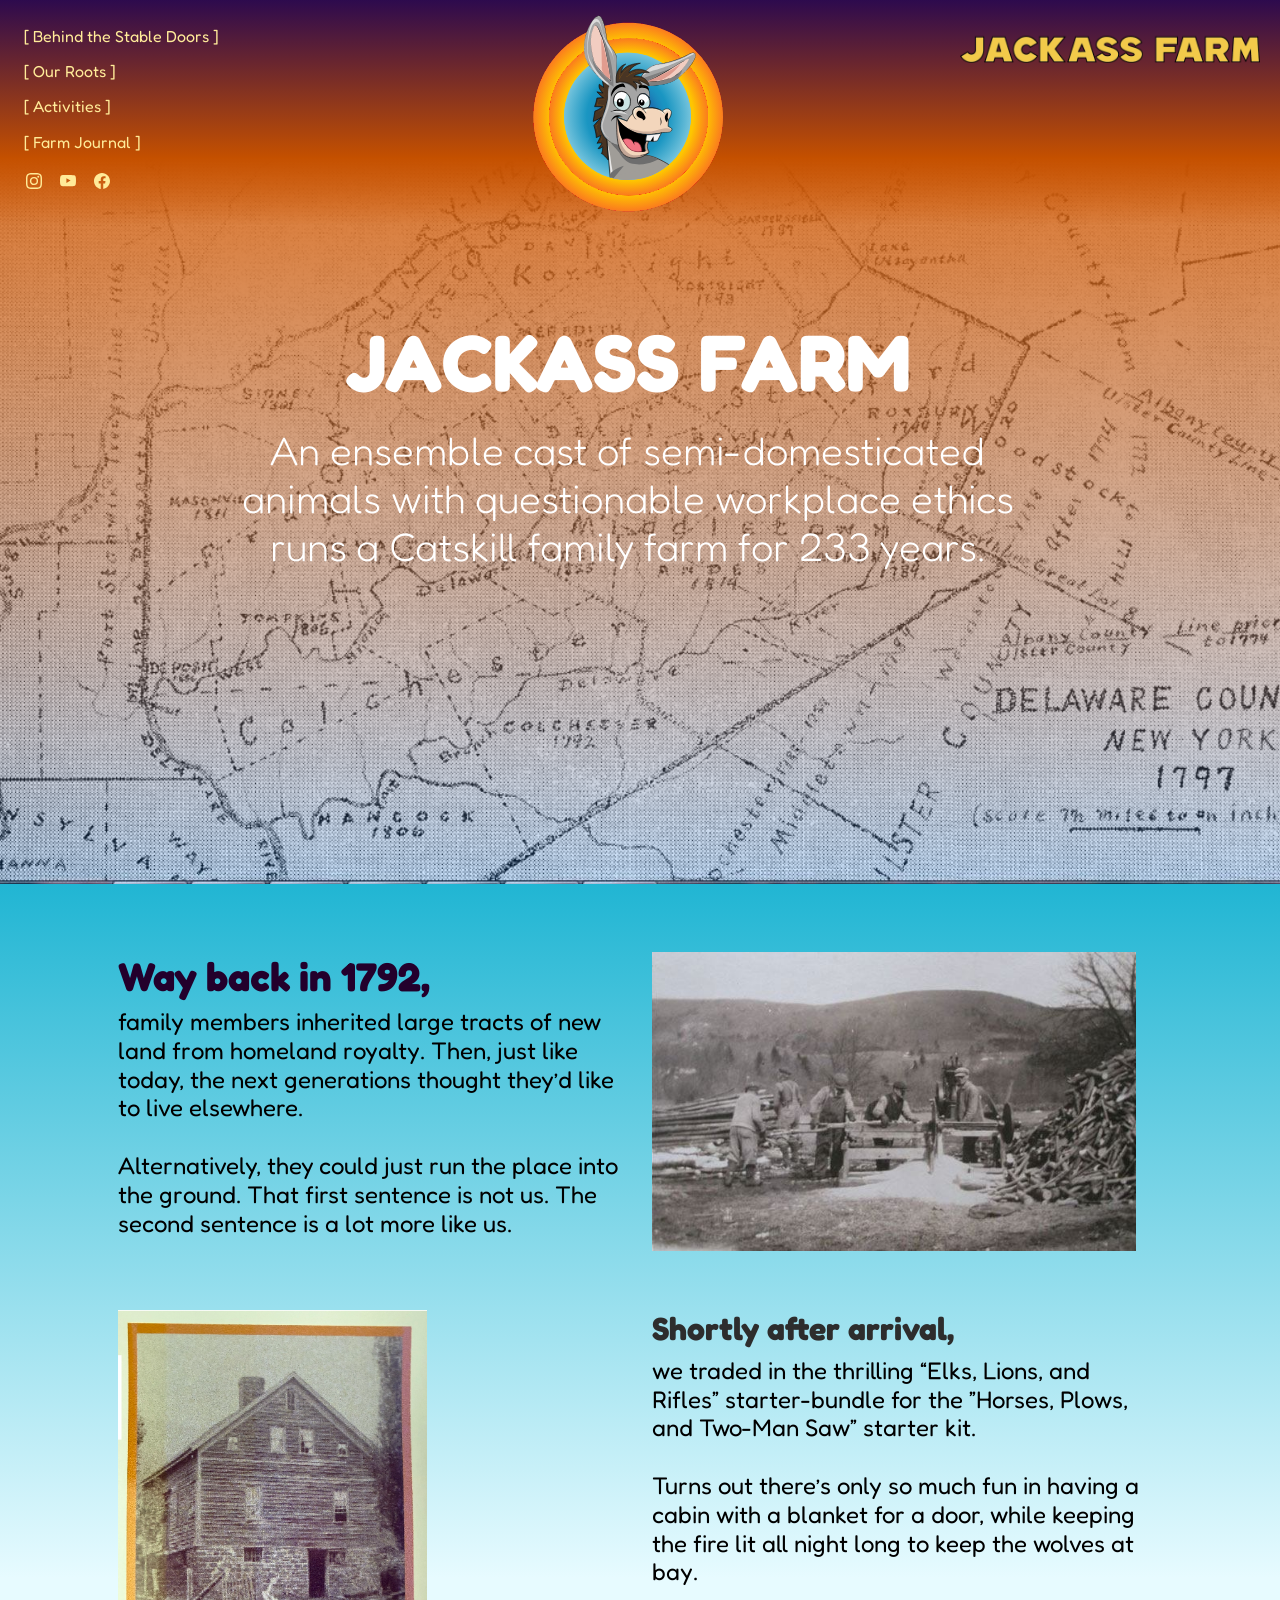
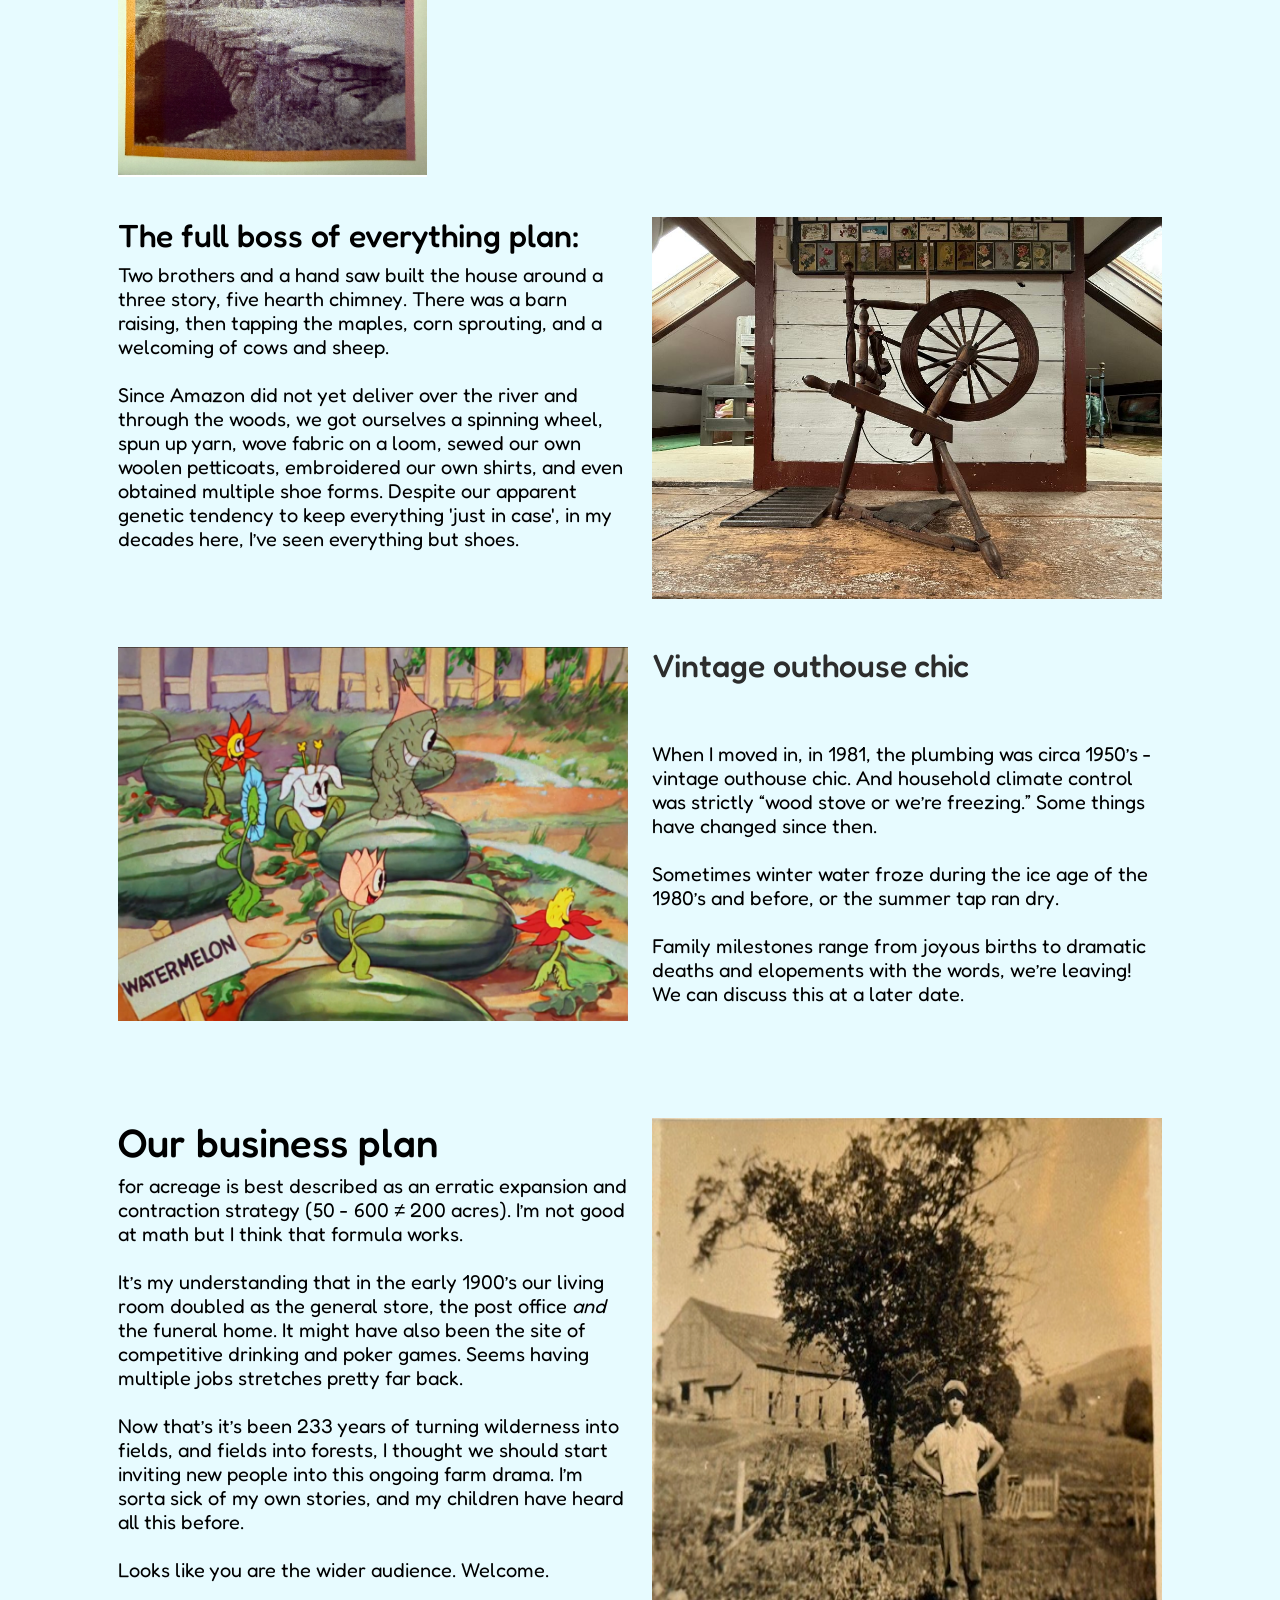
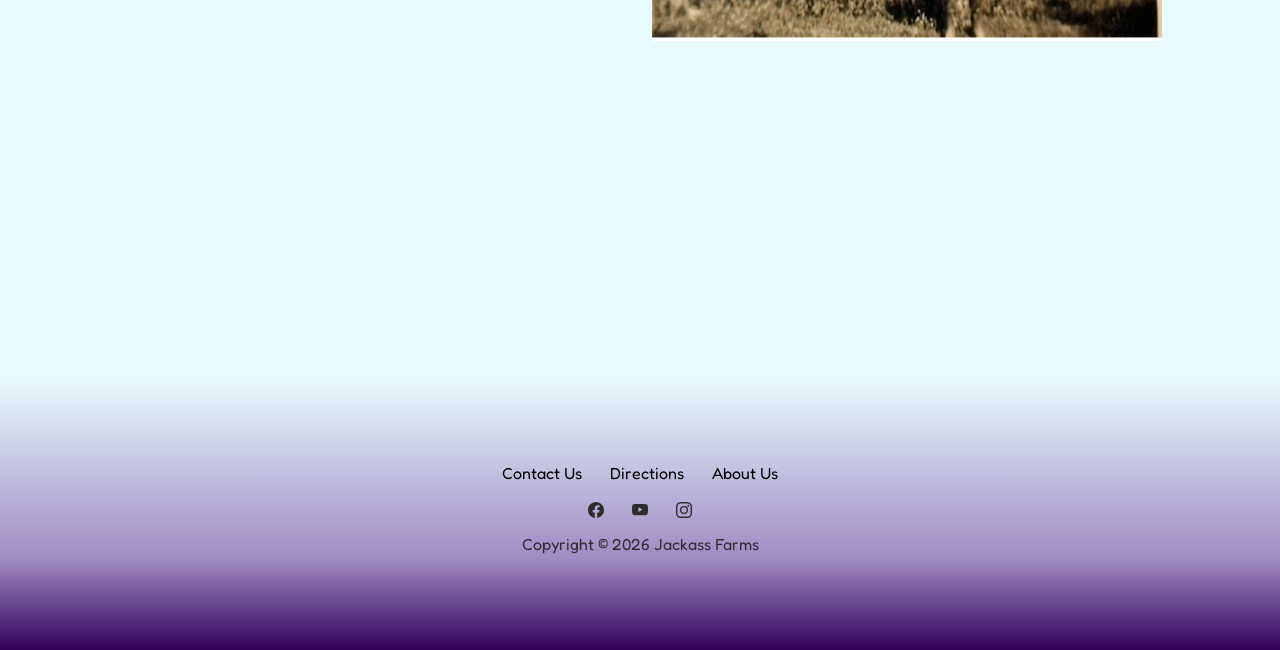
<file: roots.html>
<!DOCTYPE html>
<html data-bs-theme="light" lang="en">

<head>
    <meta charset="utf-8">
    <meta name="viewport" content="width=device-width, initial-scale=1.0, shrink-to-fit=no">
    <title>Our Roots | Jackass Farm Catskills</title>
    <meta name="description" content="233 years of family history in the Catskills. From inherited wilderness in 1792 to a working farm today — generations of stories, drama, and determination at Jackass Farm.">
    <meta property="og:type" content="website">
    <meta property="og:title" content="Our Roots | Jackass Farm Catskills">
    <meta property="og:description" content="233 years of family history in the Catskills. From inherited wilderness in 1792 to a working farm today — generations of stories, drama, and determination at Jackass Farm.">
    <meta property="og:url" content="https://jackassfarmcatskills.com/roots.html">
    <meta property="og:image" content="https://jackassfarmcatskills.com/assets/img/logo/JAF%20IMAGE%20ONLY.png">
    <link rel="icon" type="image/png" sizes="335x344" href="assets/img/logo/JAF%20IMAGE%20ONLY.png">
    <link rel="icon" type="image/png" sizes="335x344" href="assets/img/logo/JAF%20IMAGE%20ONLY.png" media="(prefers-color-scheme: dark)">
    <link rel="icon" type="image/png" sizes="335x344" href="assets/img/logo/JAF%20IMAGE%20ONLY.png">
    <link rel="icon" type="image/png" sizes="335x344" href="assets/img/logo/JAF%20IMAGE%20ONLY.png" media="(prefers-color-scheme: dark)">
    <link rel="icon" type="image/png" sizes="335x344" href="assets/img/logo/JAF%20IMAGE%20ONLY.png">
    <link rel="icon" type="image/png" sizes="335x344" href="assets/img/logo/JAF%20IMAGE%20ONLY.png">
    <link rel="icon" type="image/png" sizes="335x344" href="assets/img/logo/JAF%20IMAGE%20ONLY.png">
    <link rel="stylesheet" href="assets/bootstrap/css/bootstrap.min.css">
    <link rel="stylesheet" href="https://fonts.googleapis.com/css?family=Inter:300italic,400italic,600italic,700italic,800italic,400,300,600,700,800&amp;display=swap">
    <link rel="stylesheet" href="https://fonts.googleapis.com/css?family=Fredoka&amp;display=swap">
    <link rel="stylesheet" href="https://fonts.googleapis.com/css?family=Fredoka+One&amp;display=swap">
    <link rel="stylesheet" href="https://fonts.googleapis.com/css?family=Londrina+Outline&amp;display=swap">
    <link rel="stylesheet" href="https://fonts.googleapis.com/css?family=Londrina+Shadow&amp;display=swap">
    <link rel="stylesheet" href="https://fonts.googleapis.com/css?family=Londrina+Sketch&amp;display=swap">
    <link rel="stylesheet" href="https://fonts.googleapis.com/css?family=Londrina+Solid&amp;display=swap">
    <link rel="stylesheet" href="assets/css/bss-overrides-2.css">
    <link rel="stylesheet" href="assets/css/animate.min.css">
    <link rel="stylesheet" href="assets/css/animate.min.css">
    <link rel="stylesheet" href="assets/css/bss-overrides.css">
    <link rel="stylesheet" href="assets/css/bss-overrides-1.css">
    <link rel="stylesheet" href="assets/css/Navbar-Centered-Brand-icons.css">
    <link rel="stylesheet" href="assets/css/Blog-Detail-App.css">
    <link rel="stylesheet" href="assets/css/Hero-Features-icons.css">
    <link rel="stylesheet" href="assets/css/Lightbox-Gallery-baguetteBox.min.css">
    <link rel="stylesheet" href="assets/css/Timeline-Steps.css">
    <style>
      /* Mobile-first responsive padding for consistent alignment */
      @media (max-width: 768px) {
        .container-fluid {
          padding-right: 1rem !important;
          padding-left: 1rem !important;
        }
        .container {
          padding-right: 1rem !important;
          padding-left: 1rem !important;
        }
        
        /* Improve hero section centering on mobile */
        header section .container-fluid {
          padding-right: 0.5rem !important;
          padding-left: 0.5rem !important;
        }
        
        header section .col-md-10 {
          padding-left: 0.75rem !important;
          padding-right: 0.75rem !important;
        }
        
        header section h1 {
          font-size: 2rem !important;
        }
        
        header section h3 {
          font-size: 1.1rem !important;
        }
      }
      
      /* Ensure consistent spacing on all sections */
      section {
        margin-left: auto;
        margin-right: auto;
      }
      
      /* Center images on mobile */
      @media (max-width: 768px) {
        .col-lg-6 img {
          display: block;
          margin: 0 auto;
        }
      }
      
      /* Reduce space between header and body content */
      header + section {
        padding-top: 2rem !important;
      }
      
      /* Remove space above header */
      header {
        margin: 0;
        padding: 0;
        margin-top: -56px;
      }
      
      nav {
        margin-bottom: 0;
        position: relative;
        z-index: 1;
      }
      
      body {
        margin: 0;
        padding: 0;
      }
    </style>
    <style>
      /* Custom scrollbar styling */
      ::-webkit-scrollbar {
        width: 8px;
      }
      
      ::-webkit-scrollbar-track {
        background: transparent;
      }
      
      ::-webkit-scrollbar-thumb {
        background: #6b3d94;
        border-radius: 4px;
      }
      
      ::-webkit-scrollbar-thumb:hover {
        background: #7d4a8d;
      }
      
      /* Firefox scrollbar */
      * {
        scrollbar-color: #6b3d94 transparent;
        scrollbar-width: thin;
      }
      
      /* Hide navbar background on scroll down for mobile */
      @media (max-width: 768px) {
        nav.navbar-hidden {
          background-color: transparent !important;
        }
        
        /* Add 20px left and right margins to content sections on mobile */
        .container {
          margin-left: 20px !important;
          margin-right: 20px !important;
          width: calc(100% - 40px) !important;
          max-width: calc(100% - 40px) !important;
        }
        
        /* Constrain images on mobile to prevent overflow */
        img {
          max-width: 100% !important;
          height: auto !important;
        }
      }
    </style>
  <script src="https://identity.netlify.com/v1/netlify-identity-widget.js"></script>
</head>

<body style="background: linear-gradient(to top, #e7fbff 59%, #00aacc 80%, #f4ed7c 81%, #f77f00 86%, rgb(244,237,124) 91%, #f77f00 95%, #44235e 99%)">
    <script src="assets/js/inject-navbar.js"></script>
    <header class="bg-transparent">
        <section class="text-white" style="padding: 0px;background: transparent;padding-top: 0px;padding-bottom: 0px;margin: 0;">
            <div class="container-fluid w-100 m-0 p-0">
                <div class="border-0 ratio flex-column justify-content-center p-4 py-5 container-fluid" style="background: linear-gradient(var(--bs-success), rgba(0,123,255,0.2)), url(&quot;assets/img/historical%20photo/MapDelawareCounty1795.jpg&quot;) center / cover;height: 860px;">
                    <div class="row">
                        <div class="col-md-10 col-xl-8 d-sm-flex d-md-flex justify-content-center align-items-center align-self-center align-items-md-center justify-content-xl-center mx-auto">
                            <div class="text-center" style="background: transparent;">
                                <h1 class="display-1 text-uppercase fw-bold mb-3">jackass farm</h1>
                                <h3 class="display-6">An ensemble cast of semi-domesticated animals with questionable workplace ethics runs a Catskill family farm for 233 years.</h3>
                                <p class="mb-4"></p>
                            </div>
                        </div>
                    </div>
                </div>
            </div>
        </section>
    </header>
    <section class="py-5">
        <div class="container" style="padding-top: 20px;padding-right: 3rem;padding-left: 3rem;padding-bottom: 20px;">
            <div class="row">
                <div class="col-lg-6 order-1 order-lg-1" style="padding-bottom: 16px;">
                    <h1><strong><span style="color: rgb(35, 0, 44); background-color: rgba(45, 10, 78, 0);">Way back in 1792,</span></strong></h1>
                    <p class="fs-4" style="font-size: 1.2rem;"><span style="color: rgb(0, 0, 0);">family members inherited large tracts of new land from homeland royalty. Then, just like today, the next generations thought they’d like to live elsewhere. </span><br><br><span style="color: rgb(0, 0, 0);">Alternatively, they could just run the place into the ground. That first sentence is not us. The second sentence is a lot more like us.</span></p>
                </div>
                <div class="col-lg-6 order-2 order-lg-2"><img class="img-fluid" src="assets/img/historical%20photo/mcdonald_1924_wdavenport.jpg" width="484" height="357"></div>
            </div>
        </div>
        <div class="container">
            <div class="row"></div>
        </div>
        <div class="container" style="padding-top: 20px;padding-bottom: 20px;padding-right: 3rem;padding-left: 3rem;">
            <div class="row">
                <div class="col-lg-6 order-lg-2" style="padding-bottom: 0px;">
                    <h2><strong>Shortly after arrival,</strong></h2>
                    <p class="fs-4"><span style="color: rgb(0, 0, 0);">we traded in the thrilling “Elks, Lions, and Rifles” starter-bundle for the ”Horses, Plows, and Two-Man Saw” starter kit. </span><br><br><span style="color: rgb(0, 0, 0);">Turns out there’s only so much fun in having a cabin with a blanket for a door, while keeping the fire lit all night long to keep the wolves at bay.</span></p>
                </div>
                <div class="col-lg-6 order-lg-1"><img class="img-fluid" src="assets/img/history/Screenshot%202026-01-28%20at%205.29.07%20PM.png" width="309" height="434"></div>
            </div>
        </div>
        <div class="container" style="padding-top: 20px;padding-right: 3rem;padding-left: 3rem;padding-bottom: 20px;">
            <div class="row">
                <div class="col-lg-6 order-2 order-lg-1" style="padding-bottom: 16px;">
                    <h2><span style="color: rgb(0, 0, 0);">The full boss of everything plan:</span></h2>
                    <p class="fs-5 ms-0" style="font-size: 1.2rem;"><span style="color: rgb(0, 0, 0);">Two brothers and a hand saw built the house around a three story, five hearth chimney. There was a barn raising, then tapping the maples, corn sprouting, and a welcoming of cows and sheep. </span><br><br><span style="color: rgb(0, 0, 0);">Since Amazon did not yet deliver over the river and through the woods, we got ourselves a spinning wheel, spun up yarn, wove fabric on a loom, sewed our own woolen petticoats, embroidered our own shirts, and even obtained multiple shoe forms. Despite our apparent genetic tendency to keep everything 'just in case', in my decades here, I’ve seen everything but shoes.</span><br><br></p>
                </div>
                <div class="col-lg-6 order-2 order-lg-2"><img class="img-fluid" width="1008" height="756" src="assets/img/historical%20photo/house%20objects/IMG_6858.jpeg"></div>
            </div>
        </div>
        <div class="container" style="padding-top: 20px;padding-right: 3rem;padding-left: 3rem;padding-bottom: 20px;">
            <div class="row">
                <div class="col-lg-6 order-1 order-lg-2" style="padding-bottom: 16px;">
                    <h2>Vintage outhouse chic</h2>
                    <p class="fs-5 ms-0" style="font-size: 1.2rem;"><br><br><span style="color: rgb(0, 0, 0);">When I moved in, in 1981, the plumbing was circa 1950’s - vintage outhouse chic. And household climate control was strictly “wood stove or we’re freezing.” Some things have changed since then.</span><br><br><span style="color: rgb(0, 0, 0);">Sometimes winter water froze during the ice age of the 1980’s and before, or the summer tap ran dry.&nbsp;</span><br><br><span style="color: rgb(0, 0, 0);">Family milestones range from joyous births to dramatic deaths and elopements with the words, we’re leaving! We can discuss this at a later date.</span></p>
                </div>
                <div class="col-lg-6 order-2 order-lg-1"><img class="img-fluid" width="1428" height="1071" src="assets/img/pollinator garden/Screenshot 2026-02-22 at 11.08.14 AM.jpg"></div>
            </div>
        </div>
        <div class="container" style="padding-top: 20px;padding-bottom: 20px;padding-right: 1rem;padding-left: 1rem;"></div>
        <div class="container" style="padding-top: 20px;padding-bottom: 20px;padding-right: 3rem;padding-left: 3rem;">
            <div class="row">
                <div class="col-lg-6 order-lg-2" style="padding-bottom: 0px;">
                    <h1 class="fs-1"><span style="color: rgb(0, 0, 0);">Our business plan</span></h1>
                    <p class="fs-5"><span style="color: rgb(0, 0, 0);">for acreage is best described as an erratic expansion and contraction strategy (50 - 600 ≠ 200 acres). I’m not good at math but I think that formula works. </span><br><br><span style="color: rgb(0, 0, 0);">It’s my understanding that in the early 1900’s our living room doubled as the general store, the post office </span><em><span style="color: rgb(0, 0, 0);">and</span></em><span style="color: rgb(0, 0, 0);"> the funeral home. It might have also been the site of competitive drinking and poker games. Seems having multiple jobs stretches pretty far back.</span><br><br><span style="color: rgb(0, 0, 0);">Now that’s it’s been 233 years of turning wilderness into fields, and fields into forests, I thought we should start inviting new people into this ongoing farm drama. I’m sorta sick of my own stories, and my children have heard all this before. </span><br><br><span style="color: rgb(0, 0, 0);">Looks like you are the wider audience. Welcome.</span></p>
                </div>
                <div class="col-lg-6 order-2 order-lg-2"><img class="img-fluid" width="568" height="583" src="assets/img/history/Screenshot%202026-01-28%20at%205.29.15%20PM.png"></div>
            </div>
        </div>
    </section>
    <section class="py-5">
        <div class="container">
            <h1 style="text-align: center;"></h1>
            <p class="lead" style="margin-top: 2rem;font-size: 1.5rem;margin-right: 2rem;margin-left: 2rem;"><br><br><br><br></p>
        </div>
    </section>
    <footer class="text-center p-7 ps-0 pe-0" data-bs-theme="light" style="background: linear-gradient(rgba(0,0,0,0) 4%, rgba(110,59,153,0.59) 68%, #310158);">
        <ul class="list-inline text-center">
            <li class="list-inline-item me-4"><a class="link-body-emphasis" href="contact_us.html">Contact Us</a></li>
            <li class="list-inline-item me-4"><a class="link-body-emphasis" href="contact_us.html">Directions</a></li>
            <li class="list-inline-item"><a class="link-body-emphasis" href="btsd.html">About Us</a></li>
        </ul>
        <ul class="list-inline text-center">
            <li class="list-inline-item me-4"><a href="https://www.facebook.com/profile.php?id=61556897070233"><svg class="bi bi-facebook text-body" xmlns="http://www.w3.org/2000/svg" width="1em" height="1em" fill="currentColor" viewBox="0 0 16 16">
                        <path d="M16 8.049c0-4.446-3.582-8.05-8-8.05C3.58 0-.002 3.603-.002 8.05c0 4.017 2.926 7.347 6.75 7.951v-5.625h-2.03V8.05H6.75V6.275c0-2.017 1.195-3.131 3.022-3.131.876 0 1.791.157 1.791.157v1.98h-1.009c-.993 0-1.303.621-1.303 1.258v1.51h2.218l-.354 2.326H9.25V16c3.824-.604 6.75-3.934 6.75-7.951"></path>
                    </svg></a></li>
            <li class="list-inline-item me-4"><a href="https://www.youtube.com/@mgupnorth"><svg class="bi bi-youtube text-body" xmlns="http://www.w3.org/2000/svg" width="1em" height="1em" fill="currentColor" viewBox="0 0 16 16">
                        <path d="M8.051 1.999h.089c.822.003 4.987.033 6.11.335a2.01 2.01 0 0 1 1.415 1.42c.101.38.172.883.22 1.402l.01.104.022.26.008.104c.065.914.073 1.77.074 1.957v.075c-.001.194-.01 1.108-.082 2.06l-.008.105-.009.104c-.05.572-.124 1.14-.235 1.558a2.01 2.01 0 0 1-1.415 1.42c-1.16.312-5.569.334-6.18.335h-.142c-.309 0-1.587-.006-2.927-.052l-.17-.006-.087-.004-.171-.007-.171-.007c-1.11-.049-2.167-.128-2.654-.26a2.01 2.01 0 0 1-1.415-1.419c-.111-.417-.185-.986-.235-1.558L.09 9.82l-.008-.104A31 31 0 0 1 0 7.68v-.123c.002-.215.01-.958.064-1.778l.007-.103.003-.052.008-.104.022-.26.01-.104c.048-.519.119-1.023.22-1.402a2.01 2.01 0 0 1 1.415-1.42c.487-.13 1.544-.21 2.654-.26l.17-.007.172-.006.086-.003.171-.007A100 100 0 0 1 7.858 2zM6.4 5.209v4.818l4.157-2.408z"></path>
                    </svg></a></li>
            <li class="list-inline-item"><a href="https://www.instagram.com/jackassfarmcatskills"><svg class="bi bi-instagram text-body" xmlns="http://www.w3.org/2000/svg" width="1em" height="1em" fill="currentColor" viewBox="0 0 16 16">
                        <path d="M8 0C5.829 0 5.556.01 4.703.048 3.85.088 3.269.222 2.76.42a3.9 3.9 0 0 0-1.417.923A3.9 3.9 0 0 0 .42 2.76C.222 3.268.087 3.85.048 4.7.01 5.555 0 5.827 0 8.001c0 2.172.01 2.444.048 3.297.04.852.174 1.433.372 1.942.205.526.478.972.923 1.417.444.445.89.719 1.416.923.51.198 1.09.333 1.942.372C5.555 15.99 5.827 16 8 16s2.444-.01 3.298-.048c.851-.04 1.434-.174 1.943-.372a3.9 3.9 0 0 0 1.416-.923c.445-.445.718-.891.923-1.417.197-.509.332-1.09.372-1.942C15.99 10.445 16 10.173 16 8s-.01-2.445-.048-3.299c-.04-.851-.175-1.433-.372-1.941a3.9 3.9 0 0 0-.923-1.417A3.9 3.9 0 0 0 13.24.42c-.51-.198-1.092-.333-1.943-.372C10.443.01 10.172 0 7.998 0zm-.717 1.442h.718c2.136 0 2.389.007 3.232.046.78.035 1.204.166 1.486.275.373.145.64.319.92.599s.453.546.598.92c.11.281.24.705.275 1.485.039.843.047 1.096.047 3.231s-.008 2.389-.047 3.232c-.035.78-.166 1.203-.275 1.485a2.5 2.5 0 0 1-.599.919c-.28.28-.546.453-.92.598-.28.11-.704.24-1.485.276-.843.038-1.096.047-3.232.047s-2.39-.009-3.233-.047c-.78-.036-1.203-.166-1.485-.276a2.5 2.5 0 0 1-.92-.598 2.5 2.5 0 0 1-.6-.92c-.109-.281-.24-.705-.275-1.485-.038-.843-.046-1.096-.046-3.233s.008-2.388.046-3.231c.036-.78.166-1.204.276-1.486.145-.373.319-.64.599-.92s.546-.453.92-.598c.282-.11.705-.24 1.485-.276.738-.034 1.024-.044 2.515-.045zm4.988 1.328a.96.96 0 1 0 0 1.92.96.96 0 0 0 0-1.92m-4.27 1.122a4.109 4.109 0 1 0 0 8.217 4.109 4.109 0 0 0 0-8.217m0 1.441a2.667 2.667 0 1 1 0 5.334 2.667 2.667 0 0 1 0-5.334"></path>
                    </svg></a></li>
        </ul>
        <p class="text-center text-body mb-0">Copyright © 2026 Jackass Farms</p>
    </footer>
    <script src="assets/bootstrap/js/bootstrap.min.js"></script>
    <script src="assets/js/bs-init-1.js"></script>
    <script src="assets/js/navbar-scroll.js"></script>
    <script src="assets/js/bs-init.js"></script>
    <script src="assets/js/navbar-secondary.js"></script>
    <script src="assets/js/bold-and-bright.js"></script>
    <script src="assets/js/Lightbox-Gallery-baguetteBox.min.js"></script>
    <script src="assets/js/Lightbox-Gallery.js"></script>
    <script src="assets/js/untitled.js"></script>
    <script>
      // Hide navbar on scroll down, show on scroll up (mobile only)
      let lastScrollPosition = 0;
      const navbar = document.querySelector('nav.navbar');
      
      window.addEventListener('scroll', () => {
        // Only apply on mobile (max-width: 768px)
        if (window.innerWidth <= 768) {
          const currentScrollPosition = window.scrollY;
          
          if (currentScrollPosition > lastScrollPosition && currentScrollPosition > 100) {
            // Scrolling down
            navbar.classList.add('navbar-hidden');
          } else {
            // Scrolling up
            navbar.classList.remove('navbar-hidden');
          }
          
          lastScrollPosition = currentScrollPosition;
        }
      });
    </script>
</body>

</html>
</file>
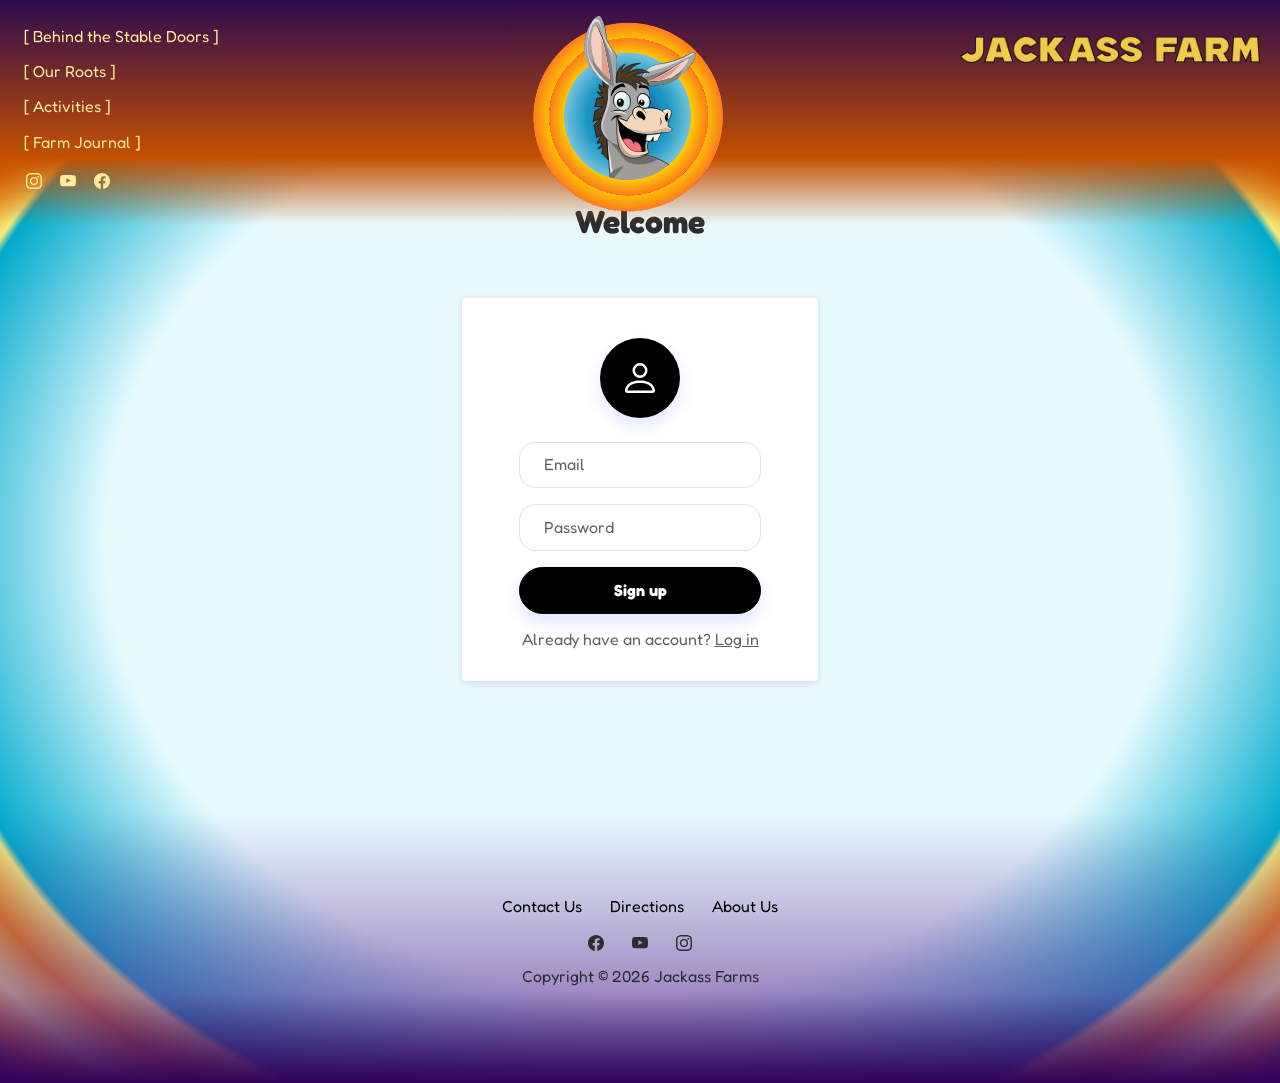
<file: signup.html>
<!DOCTYPE html>
<html data-bs-theme="light" lang="en">

<head>
    <meta charset="utf-8">
    <meta name="viewport" content="width=device-width, initial-scale=1.0, shrink-to-fit=no">
    <title>Sign Up | Jackass Farm Catskills</title>
    <meta name="description" content="Stay connected with Jackass Farm Catskills.">
    <meta property="og:type" content="website">
    <meta property="og:title" content="Sign Up | Jackass Farm Catskills">
    <meta property="og:description" content="Stay connected with Jackass Farm Catskills.">
    <meta property="og:url" content="https://jackassfarmcatskills.com/signup.html">
    <meta property="og:image" content="https://jackassfarmcatskills.com/assets/img/logo/JAF%20IMAGE%20ONLY.png">
    <link rel="icon" type="image/png" sizes="335x344" href="assets/img/logo/JAF%20IMAGE%20ONLY.png">
    <link rel="icon" type="image/png" sizes="335x344" href="assets/img/logo/JAF%20IMAGE%20ONLY.png" media="(prefers-color-scheme: dark)">
    <link rel="icon" type="image/png" sizes="335x344" href="assets/img/logo/JAF%20IMAGE%20ONLY.png">
    <link rel="icon" type="image/png" sizes="335x344" href="assets/img/logo/JAF%20IMAGE%20ONLY.png" media="(prefers-color-scheme: dark)">
    <link rel="icon" type="image/png" sizes="335x344" href="assets/img/logo/JAF%20IMAGE%20ONLY.png">
    <link rel="icon" type="image/png" sizes="335x344" href="assets/img/logo/JAF%20IMAGE%20ONLY.png">
    <link rel="icon" type="image/png" sizes="335x344" href="assets/img/logo/JAF%20IMAGE%20ONLY.png">
    <link rel="stylesheet" href="assets/bootstrap/css/bootstrap.min.css">
    <link rel="stylesheet" href="https://fonts.googleapis.com/css?family=Inter:300italic,400italic,600italic,700italic,800italic,400,300,600,700,800&amp;display=swap">
    <link rel="stylesheet" href="https://fonts.googleapis.com/css?family=Fredoka&amp;display=swap">
    <link rel="stylesheet" href="https://fonts.googleapis.com/css?family=Fredoka+One&amp;display=swap">
    <link rel="stylesheet" href="https://fonts.googleapis.com/css?family=Londrina+Outline&amp;display=swap">
    <link rel="stylesheet" href="https://fonts.googleapis.com/css?family=Londrina+Shadow&amp;display=swap">
    <link rel="stylesheet" href="https://fonts.googleapis.com/css?family=Londrina+Sketch&amp;display=swap">
    <link rel="stylesheet" href="https://fonts.googleapis.com/css?family=Londrina+Solid&amp;display=swap">
    <link rel="stylesheet" href="assets/css/bss-overrides-2.css">
    <link rel="stylesheet" href="assets/css/animate.min.css">
    <link rel="stylesheet" href="assets/css/animate.min.css">
    <link rel="stylesheet" href="assets/css/bss-overrides.css">
    <link rel="stylesheet" href="assets/css/bss-overrides-1.css">
    <link rel="stylesheet" href="assets/css/Navbar-Centered-Brand-icons.css">
    <link rel="stylesheet" href="assets/css/Blog-Detail-App.css">
    <link rel="stylesheet" href="assets/css/Hero-Features-icons.css">
    <link rel="stylesheet" href="assets/css/Lightbox-Gallery-baguetteBox.min.css">
    <link rel="stylesheet" href="assets/css/Timeline-Steps.css">
    <style>
      /* Mobile-first responsive padding for consistent alignment */
      @media (max-width: 768px) {
        .container-fluid {
          padding-right: 1rem !important;
          padding-left: 1rem !important;
        }
        .container {
          padding-right: 1rem !important;
          padding-left: 1rem !important;
        }
        
        /* Improve hero section centering on mobile */
        header section .container-fluid {
          padding-right: 0.5rem !important;
          padding-left: 0.5rem !important;
        }
        
        header section .col-md-10 {
          padding-left: 0.75rem !important;
          padding-right: 0.75rem !important;
        }
        
        header section h1 {
          font-size: 2rem !important;
        }
        
        header section h3 {
          font-size: 1.1rem !important;
        }
      }
      
      /* Ensure consistent spacing on all sections */
      section {
        margin-left: auto;
        margin-right: auto;
      }
    </style>
    <style>
      /* Custom scrollbar styling */
      ::-webkit-scrollbar {
        width: 8px;
      }
      
      ::-webkit-scrollbar-track {
        background: transparent;
      }
      
      ::-webkit-scrollbar-thumb {
        background: #6b3d94;
        border-radius: 4px;
      }
      
      ::-webkit-scrollbar-thumb:hover {
        background: #7d4a8d;
      }
      
      /* Firefox scrollbar */
      * {
        scrollbar-color: #6b3d94 transparent;
        scrollbar-width: thin;
      }
      
      /* Hide navbar background on scroll down for mobile */
      @media (max-width: 768px) {
        nav.navbar-hidden {
          background-color: transparent !important;
        }
      }
    </style>
  <script src="https://identity.netlify.com/v1/netlify-identity-widget.js"></script>
</head>

<body style="background: radial-gradient(#e7fbff 59%, #00aacc 80%, #f4ed7c 81%, #f77f00 86%, rgb(244,237,124) 91%, #f77f00 95%, #44235e 99%);">
    <script src="assets/js/inject-navbar.js"></script>
    <section class="py-5">
        <div class="container py-5">
            <div class="row mb-4 mb-lg-5">
                <div class="col-md-8 col-xl-6 text-center mx-auto">
                    <p class="fw-bold text-success mb-2">Sign up</p>
                    <h2 class="fw-bold">Welcome</h2>
                </div>
            </div>
            <div class="row d-flex justify-content-center">
                <div class="col-md-6 col-xl-4">
                    <div class="card">
                        <div class="card-body text-center d-flex flex-column align-items-center">
                            <div class="bs-icon-xl bs-icon-circle bs-icon-primary shadow my-4 bs-icon"><svg class="bi bi-person" xmlns="http://www.w3.org/2000/svg" width="1em" height="1em" fill="currentColor" viewBox="0 0 16 16">
                                    <path d="M8 8a3 3 0 1 0 0-6 3 3 0 0 0 0 6m2-3a2 2 0 1 1-4 0 2 2 0 0 1 4 0m4 8c0 1-1 1-1 1H3s-1 0-1-1 1-4 6-4 6 3 6 4m-1-.004c-.001-.246-.154-.986-.832-1.664C11.516 10.68 10.289 10 8 10s-3.516.68-4.168 1.332c-.678.678-.83 1.418-.832 1.664z"></path>
                                </svg></div>
                            <form method="post" data-bs-theme="light">
                                <div class="mb-3"><input class="form-control" type="email" name="email" placeholder="Email"></div>
                                <div class="mb-3"><input class="form-control" type="password" name="password" placeholder="Password"></div>
                                <div class="mb-3"><button class="btn btn-primary shadow w-100 d-block" type="submit">Sign up</button></div>
                            </form>
                            <p class="text-muted">Already have an account?&nbsp;<a href="login.html">Log in</a></p>
                        </div>
                    </div>
                </div>
            </div>
        </div>
    </section>
    <footer class="text-center p-7 ps-0 pe-0 pb-7" data-bs-theme="light" style="background: linear-gradient(rgba(0,0,0,0) 4%, rgba(110,59,153,0.59) 68%, #310158);">
        <ul class="list-inline text-center">
            <li class="list-inline-item me-4"><a class="link-body-emphasis" href="contact_us.html">Contact Us</a></li>
            <li class="list-inline-item me-4"><a class="link-body-emphasis" href="contact_us.html">Directions</a></li>
            <li class="list-inline-item"><a class="link-body-emphasis" href="btsd.html">About Us</a></li>
        </ul>
        <ul class="list-inline text-center">
            <li class="list-inline-item me-4"><a href="https://www.facebook.com/profile.php?id=61556897070233"><svg class="bi bi-facebook text-body" xmlns="http://www.w3.org/2000/svg" width="1em" height="1em" fill="currentColor" viewBox="0 0 16 16">
                        <path d="M16 8.049c0-4.446-3.582-8.05-8-8.05C3.58 0-.002 3.603-.002 8.05c0 4.017 2.926 7.347 6.75 7.951v-5.625h-2.03V8.05H6.75V6.275c0-2.017 1.195-3.131 3.022-3.131.876 0 1.791.157 1.791.157v1.98h-1.009c-.993 0-1.303.621-1.303 1.258v1.51h2.218l-.354 2.326H9.25V16c3.824-.604 6.75-3.934 6.75-7.951"></path>
                    </svg></a></li>
            <li class="list-inline-item me-4"><a href="https://www.youtube.com/@mgupnorth"><svg class="bi bi-youtube text-body" xmlns="http://www.w3.org/2000/svg" width="1em" height="1em" fill="currentColor" viewBox="0 0 16 16">
                        <path d="M8.051 1.999h.089c.822.003 4.987.033 6.11.335a2.01 2.01 0 0 1 1.415 1.42c.101.38.172.883.22 1.402l.01.104.022.26.008.104c.065.914.073 1.77.074 1.957v.075c-.001.194-.01 1.108-.082 2.06l-.008.105-.009.104c-.05.572-.124 1.14-.235 1.558a2.01 2.01 0 0 1-1.415 1.42c-1.16.312-5.569.334-6.18.335h-.142c-.309 0-1.587-.006-2.927-.052l-.17-.006-.087-.004-.171-.007-.171-.007c-1.11-.049-2.167-.128-2.654-.26a2.01 2.01 0 0 1-1.415-1.419c-.111-.417-.185-.986-.235-1.558L.09 9.82l-.008-.104A31 31 0 0 1 0 7.68v-.123c.002-.215.01-.958.064-1.778l.007-.103.003-.052.008-.104.022-.26.01-.104c.048-.519.119-1.023.22-1.402a2.01 2.01 0 0 1 1.415-1.42c.487-.13 1.544-.21 2.654-.26l.17-.007.172-.006.086-.003.171-.007A100 100 0 0 1 7.858 2zM6.4 5.209v4.818l4.157-2.408z"></path>
                    </svg></a></li>
            <li class="list-inline-item"><a href="https://www.instagram.com/jackassfarmcatskills"><svg class="bi bi-instagram text-body" xmlns="http://www.w3.org/2000/svg" width="1em" height="1em" fill="currentColor" viewBox="0 0 16 16">
                        <path d="M8 0C5.829 0 5.556.01 4.703.048 3.85.088 3.269.222 2.76.42a3.9 3.9 0 0 0-1.417.923A3.9 3.9 0 0 0 .42 2.76C.222 3.268.087 3.85.048 4.7.01 5.555 0 5.827 0 8.001c0 2.172.01 2.444.048 3.297.04.852.174 1.433.372 1.942.205.526.478.972.923 1.417.444.445.89.719 1.416.923.51.198 1.09.333 1.942.372C5.555 15.99 5.827 16 8 16s2.444-.01 3.298-.048c.851-.04 1.434-.174 1.943-.372a3.9 3.9 0 0 0 1.416-.923c.445-.445.718-.891.923-1.417.197-.509.332-1.09.372-1.942C15.99 10.445 16 10.173 16 8s-.01-2.445-.048-3.299c-.04-.851-.175-1.433-.372-1.941a3.9 3.9 0 0 0-.923-1.417A3.9 3.9 0 0 0 13.24.42c-.51-.198-1.092-.333-1.943-.372C10.443.01 10.172 0 7.998 0zm-.717 1.442h.718c2.136 0 2.389.007 3.232.046.78.035 1.204.166 1.486.275.373.145.64.319.92.599s.453.546.598.92c.11.281.24.705.275 1.485.039.843.047 1.096.047 3.231s-.008 2.389-.047 3.232c-.035.78-.166 1.203-.275 1.485a2.5 2.5 0 0 1-.599.919c-.28.28-.546.453-.92.598-.28.11-.704.24-1.485.276-.843.038-1.096.047-3.232.047s-2.39-.009-3.233-.047c-.78-.036-1.203-.166-1.485-.276a2.5 2.5 0 0 1-.92-.598 2.5 2.5 0 0 1-.6-.92c-.109-.281-.24-.705-.275-1.485-.038-.843-.046-1.096-.046-3.233s.008-2.388.046-3.231c.036-.78.166-1.204.276-1.486.145-.373.319-.64.599-.92s.546-.453.92-.598c.282-.11.705-.24 1.485-.276.738-.034 1.024-.044 2.515-.045zm4.988 1.328a.96.96 0 1 0 0 1.92.96.96 0 0 0 0-1.92m-4.27 1.122a4.109 4.109 0 1 0 0 8.217 4.109 4.109 0 0 0 0-8.217m0 1.441a2.667 2.667 0 1 1 0 5.334 2.667 2.667 0 0 1 0-5.334"></path>
                    </svg></a></li>
        </ul>
        <p class="text-center text-body mb-0">Copyright © 2026 Jackass Farms</p>
    </footer>
    <script src="assets/bootstrap/js/bootstrap.min.js"></script>
    <script src="assets/js/bs-init-1.js"></script>
    <script src="assets/js/navbar-scroll.js"></script>
    <script src="assets/js/bs-init.js"></script>
    <script src="assets/js/navbar-secondary.js"></script>
    <script src="assets/js/bold-and-bright.js"></script>
    <script src="assets/js/Lightbox-Gallery-baguetteBox.min.js"></script>
    <script src="assets/js/Lightbox-Gallery.js"></script>
    <script src="assets/js/untitled.js"></script>
    <script>
      // Hide navbar on scroll down, show on scroll up (mobile only)
      let lastScrollPosition = 0;
      const navbar = document.querySelector('nav.navbar');
      
      window.addEventListener('scroll', () => {
        // Only apply on mobile (max-width: 768px)
        if (window.innerWidth <= 768) {
          const currentScrollPosition = window.scrollY;
          
          if (currentScrollPosition > lastScrollPosition && currentScrollPosition > 100) {
            // Scrolling down
            navbar.classList.add('navbar-hidden');
          } else {
            // Scrolling up
            navbar.classList.remove('navbar-hidden');
          }
          
          lastScrollPosition = currentScrollPosition;
        }
      });
    </script>
</body>

</html>
</file>
<file: assets/css/bss-overrides-2.css>
:root, [data-bs-theme=light] {
  --bs-primary: #000000;
  --bs-primary-rgb: 0,0,0;
  --bs-primary-text-emphasis: #000000;
  --bs-primary-bg-subtle: #CCCCCC;
  --bs-primary-border-subtle: #999999;
  --bs-success: #e06308;
  --bs-success-rgb: 224,99,8;
  --bs-success-text-emphasis: #5A2803;
  --bs-success-bg-subtle: #F9E0CE;
  --bs-success-border-subtle: #F3C19C;
  --bs-info: #ffeb99;
  --bs-info-rgb: 255,235,153;
  --bs-info-text-emphasis: #665E3D;
  --bs-info-bg-subtle: #FFFBEB;
  --bs-info-border-subtle: #FFF7D6;
  --bs-body-font-family: Fredoka, sans-serif;
  --bs-body-line-height: 1.2;
  --bs-link-hover-color: #d57504;
  --bs-link-hover-color-rgb: 213,117,4;
}

.btn-primary {
  --bs-btn-color: #fff;
  --bs-btn-bg: #000000;
  --bs-btn-border-color: #000000;
  --bs-btn-hover-color: #fff;
  --bs-btn-hover-bg: #000000;
  --bs-btn-hover-border-color: #000000;
  --bs-btn-focus-shadow-rgb: 217,217,217;
  --bs-btn-active-color: #fff;
  --bs-btn-active-bg: #000000;
  --bs-btn-active-border-color: #000000;
  --bs-btn-disabled-color: #fff;
  --bs-btn-disabled-bg: #000000;
  --bs-btn-disabled-border-color: #000000;
}

.btn-outline-primary {
  --bs-btn-color: #000000;
  --bs-btn-border-color: #000000;
  --bs-btn-focus-shadow-rgb: 0,0,0;
  --bs-btn-hover-color: #fff;
  --bs-btn-hover-bg: #000000;
  --bs-btn-hover-border-color: #000000;
  --bs-btn-active-color: #fff;
  --bs-btn-active-bg: #000000;
  --bs-btn-active-border-color: #000000;
  --bs-btn-disabled-color: #000000;
  --bs-btn-disabled-bg: transparent;
  --bs-btn-disabled-border-color: #000000;
}

.btn-success {
  --bs-btn-color: #000000;
  --bs-btn-bg: #e06308;
  --bs-btn-border-color: #e06308;
  --bs-btn-hover-color: #000000;
  --bs-btn-hover-bg: #E57A2D;
  --bs-btn-hover-border-color: #E37321;
  --bs-btn-focus-shadow-rgb: 34,15,1;
  --bs-btn-active-color: #000000;
  --bs-btn-active-bg: #E68239;
  --bs-btn-active-border-color: #E37321;
  --bs-btn-disabled-color: #000000;
  --bs-btn-disabled-bg: #e06308;
  --bs-btn-disabled-border-color: #e06308;
}

.btn-outline-success {
  --bs-btn-color: #e06308;
  --bs-btn-border-color: #e06308;
  --bs-btn-focus-shadow-rgb: 224,99,8;
  --bs-btn-hover-color: #000000;
  --bs-btn-hover-bg: #e06308;
  --bs-btn-hover-border-color: #e06308;
  --bs-btn-active-color: #000000;
  --bs-btn-active-bg: #e06308;
  --bs-btn-active-border-color: #e06308;
  --bs-btn-disabled-color: #e06308;
  --bs-btn-disabled-bg: transparent;
  --bs-btn-disabled-border-color: #e06308;
}

.btn-info {
  --bs-btn-color: #000000;
  --bs-btn-bg: #ffeb99;
  --bs-btn-border-color: #ffeb99;
  --bs-btn-hover-color: #000000;
  --bs-btn-hover-bg: #FFEEA8;
  --bs-btn-hover-border-color: #FFEDA3;
  --bs-btn-focus-shadow-rgb: 38,35,23;
  --bs-btn-active-color: #000000;
  --bs-btn-active-bg: #FFEFAD;
  --bs-btn-active-border-color: #FFEDA3;
  --bs-btn-disabled-color: #000000;
  --bs-btn-disabled-bg: #ffeb99;
  --bs-btn-disabled-border-color: #ffeb99;
}

.btn-outline-info {
  --bs-btn-color: #ffeb99;
  --bs-btn-border-color: #ffeb99;
  --bs-btn-focus-shadow-rgb: 255,235,153;
  --bs-btn-hover-color: #000000;
  --bs-btn-hover-bg: #ffeb99;
  --bs-btn-hover-border-color: #ffeb99;
  --bs-btn-active-color: #000000;
  --bs-btn-active-bg: #ffeb99;
  --bs-btn-active-border-color: #ffeb99;
  --bs-btn-disabled-color: #ffeb99;
  --bs-btn-disabled-bg: transparent;
  --bs-btn-disabled-border-color: #ffeb99;
}

.m-0 {
  margin: 0 !important;
}

.m-3 {
  margin: 1rem !important;
}

.mx-auto {
  margin-right: auto !important;
  margin-left: auto !important;
}

.my-4 {
  margin-top: 1.5rem !important;
  margin-bottom: 1.5rem !important;
}

.my-5 {
  margin-top: 3rem !important;
  margin-bottom: 3rem !important;
}

.mt-0 {
  margin-top: 0 !important;
}

.mt-2 {
  margin-top: .5rem !important;
}

.mt-3 {
  margin-top: 1rem !important;
}

.mt-6 {
  margin-top: 4.5rem !important;
}

.mt-auto {
  margin-top: auto !important;
}

.me-0 {
  margin-right: 0 !important;
}

.me-3 {
  margin-right: 1rem !important;
}

.me-4 {
  margin-right: 1.5rem !important;
}

.me-auto {
  margin-right: auto !important;
}

.mb-0 {
  margin-bottom: 0 !important;
}

.mb-1 {
  margin-bottom: .25rem !important;
}

.mb-2 {
  margin-bottom: .5rem !important;
}

.mb-3 {
  margin-bottom: 1rem !important;
}

.mb-4 {
  margin-bottom: 1.5rem !important;
}

.mb-5 {
  margin-bottom: 3rem !important;
}

.ms-0 {
  margin-left: 0 !important;
}

.ms-2 {
  margin-left: .5rem !important;
}

.p-0 {
  padding: 0 !important;
}

.p-3 {
  padding: 1rem !important;
}

.p-4 {
  padding: 1.5rem !important;
}

.p-7 {
  padding: 6rem !important;
}

.px-2 {
  padding-right: .5rem !important;
  padding-left: .5rem !important;
}

.px-4 {
  padding-right: 1.5rem !important;
  padding-left: 1.5rem !important;
}

.py-2 {
  padding-top: .5rem !important;
  padding-bottom: .5rem !important;
}

.py-4 {
  padding-top: 1.5rem !important;
  padding-bottom: 1.5rem !important;
}

.py-5 {
  padding-top: 3rem !important;
  padding-bottom: 3rem !important;
}

.pt-0 {
  padding-top: 0 !important;
}

.pt-3 {
  padding-top: 1rem !important;
}

.pt-4 {
  padding-top: 1.5rem !important;
}

.pt-5 {
  padding-top: 3rem !important;
}

.pe-0 {
  padding-right: 0 !important;
}

.pe-1 {
  padding-right: .25rem !important;
}

.pe-3 {
  padding-right: 1rem !important;
}

.pe-4 {
  padding-right: 1.5rem !important;
}

.pe-6 {
  padding-right: 4.5rem !important;
}

.pb-0 {
  padding-bottom: 0 !important;
}

.pb-2 {
  padding-bottom: .5rem !important;
}

.pb-3 {
  padding-bottom: 1rem !important;
}

.pb-4 {
  padding-bottom: 1.5rem !important;
}

.pb-7 {
  padding-bottom: 6rem !important;
}

.ps-0 {
  padding-left: 0 !important;
}

.ps-3 {
  padding-left: 1rem !important;
}

@media (min-width: 768px) {
  .p-md-5 {
    padding: 3rem !important;
  }
}

@media (min-width: 992px) {
  .mb-lg-0 {
    margin-bottom: 0 !important;
  }
}

@media (min-width: 992px) {
  .mb-lg-5 {
    margin-bottom: 3rem !important;
  }
}

@media (min-width: 992px) {
  .pb-lg-1 {
    padding-bottom: .25rem !important;
  }
}

@media (min-width: 1200px) {
  .p-xl-4 {
    padding: 1.5rem !important;
  }
}

@media (min-width: 1200px) {
  .py-xl-5 {
    padding-top: 3rem !important;
    padding-bottom: 3rem !important;
  }
}
</file>
<file: assets/css/bss-overrides.css>
:root, [data-bs-theme=light] {
  --bs-success: #e06308;
  --bs-success-rgb: 224,99,8;
  --bs-success-text-emphasis: #5A2803;
  --bs-success-bg-subtle: #F9E0CE;
  --bs-success-border-subtle: #F3C19C;
  --bs-info: #1d106f;
  --bs-info-rgb: 29,16,111;
  --bs-info-text-emphasis: #0C062C;
  --bs-info-bg-subtle: #D2CFE2;
  --bs-info-border-subtle: #A59FC5;
  --bs-body-font-family: Fredoka, sans-serif;
  --bs-body-line-height: 1.2;
  --bs-link-hover-color: #d57504;
  --bs-link-hover-color-rgb: 213,117,4;
}

.btn-success {
  --bs-btn-color: #000000;
  --bs-btn-bg: #e06308;
  --bs-btn-border-color: #e06308;
  --bs-btn-hover-color: #000000;
  --bs-btn-hover-bg: #E57A2D;
  --bs-btn-hover-border-color: #E37321;
  --bs-btn-focus-shadow-rgb: 34,15,1;
  --bs-btn-active-color: #000000;
  --bs-btn-active-bg: #E68239;
  --bs-btn-active-border-color: #E37321;
  --bs-btn-disabled-color: #000000;
  --bs-btn-disabled-bg: #e06308;
  --bs-btn-disabled-border-color: #e06308;
}

.btn-outline-success {
  --bs-btn-color: #e06308;
  --bs-btn-border-color: #e06308;
  --bs-btn-focus-shadow-rgb: 224,99,8;
  --bs-btn-hover-color: #000000;
  --bs-btn-hover-bg: #e06308;
  --bs-btn-hover-border-color: #e06308;
  --bs-btn-active-color: #000000;
  --bs-btn-active-bg: #e06308;
  --bs-btn-active-border-color: #e06308;
  --bs-btn-disabled-color: #e06308;
  --bs-btn-disabled-bg: transparent;
  --bs-btn-disabled-border-color: #e06308;
}

.btn-info {
  --bs-btn-color: #fff;
  --bs-btn-bg: #1d106f;
  --bs-btn-border-color: #1d106f;
  --bs-btn-hover-color: #fff;
  --bs-btn-hover-bg: #190E5E;
  --bs-btn-hover-border-color: #170D59;
  --bs-btn-focus-shadow-rgb: 221,219,233;
  --bs-btn-active-color: #fff;
  --bs-btn-active-bg: #170D59;
  --bs-btn-active-border-color: #160C53;
  --bs-btn-disabled-color: #fff;
  --bs-btn-disabled-bg: #1d106f;
  --bs-btn-disabled-border-color: #1d106f;
}

.btn-outline-info {
  --bs-btn-color: #1d106f;
  --bs-btn-border-color: #1d106f;
  --bs-btn-focus-shadow-rgb: 29,16,111;
  --bs-btn-hover-color: #fff;
  --bs-btn-hover-bg: #1d106f;
  --bs-btn-hover-border-color: #1d106f;
  --bs-btn-active-color: #fff;
  --bs-btn-active-bg: #1d106f;
  --bs-btn-active-border-color: #1d106f;
  --bs-btn-disabled-color: #1d106f;
  --bs-btn-disabled-bg: transparent;
  --bs-btn-disabled-border-color: #1d106f;
}

.m-3 {
  margin: 1rem !important;
}

.mx-auto {
  margin-right: auto !important;
  margin-left: auto !important;
}

.my-0 {
  margin-top: 0 !important;
  margin-bottom: 0 !important;
}

.my-2 {
  margin-top: .5rem !important;
  margin-bottom: .5rem !important;
}

.my-4 {
  margin-top: 1.5rem !important;
  margin-bottom: 1.5rem !important;
}

.mt-5 {
  margin-top: 3rem !important;
}

.mt-auto {
  margin-top: auto !important;
}

.me-2 {
  margin-right: .5rem !important;
}

.me-3 {
  margin-right: 1rem !important;
}

.me-auto {
  margin-right: auto !important;
}

.mb-0 {
  margin-bottom: 0 !important;
}

.mb-2 {
  margin-bottom: .5rem !important;
}

.mb-3 {
  margin-bottom: 1rem !important;
}

.mb-4 {
  margin-bottom: 1.5rem !important;
}

.mb-5 {
  margin-bottom: 3rem !important;
}

.ms-2 {
  margin-left: .5rem !important;
}

.ms-3 {
  margin-left: 1rem !important;
}

.p-1 {
  padding: .25rem !important;
}

.p-3 {
  padding: 1rem !important;
}

.p-4 {
  padding: 1.5rem !important;
}

.px-2 {
  padding-right: .5rem !important;
  padding-left: .5rem !important;
}

.px-4 {
  padding-right: 1.5rem !important;
  padding-left: 1.5rem !important;
}

.py-3 {
  padding-top: 1rem !important;
  padding-bottom: 1rem !important;
}

.py-4 {
  padding-top: 1.5rem !important;
  padding-bottom: 1.5rem !important;
}

.py-5 {
  padding-top: 3rem !important;
  padding-bottom: 3rem !important;
}

.pt-3 {
  padding-top: 1rem !important;
}

.pt-4 {
  padding-top: 1.5rem !important;
}

.pt-5 {
  padding-top: 3rem !important;
}

.pe-4 {
  padding-right: 1.5rem !important;
}

@media (min-width: 768px) {
  .px-md-5 {
    padding-left: 3rem !important;
    padding-right: 3rem !important;
  }
}

@media (min-width: 992px) {
  .mb-lg-5 {
    margin-bottom: 3rem !important;
  }
}

@media (min-width: 992px) {
  .p-lg-5 {
    padding: 3rem !important;
  }
}

@media (min-width: 992px) {
  .py-lg-1 {
    padding-top: 0.25rem !important;
    padding-bottom: 0.25rem !important;
  }
}

@media (min-width: 992px) {
  .py-lg-5 {
    padding-top: 3rem !important;
    padding-bottom: 3rem !important;
  }
}

@media (min-width: 1200px) {
  .p-xl-4 {
    padding: 1.5rem !important;
  }
}

@media (min-width: 1200px) {
  .pt-xl-5 {
    padding-top: 3rem !important;
  }
}
</file>
<file: assets/css/bss-overrides-1.css>
:root, [data-bs-theme=light] {
  --bs-success: #e06308;
  --bs-success-rgb: 224,99,8;
  --bs-success-text-emphasis: #5A2803;
  --bs-success-bg-subtle: #F9E0CE;
  --bs-success-border-subtle: #F3C19C;
  --bs-info: #1d106f;
  --bs-info-rgb: 29,16,111;
  --bs-info-text-emphasis: #0C062C;
  --bs-info-bg-subtle: #D2CFE2;
  --bs-info-border-subtle: #A59FC5;
  --bs-body-font-family: Fredoka, sans-serif;
  --bs-body-line-height: 1.2;
  --bs-link-hover-color: #d57504;
  --bs-link-hover-color-rgb: 213,117,4;
}

.btn-success {
  --bs-btn-color: #000000;
  --bs-btn-bg: #e06308;
  --bs-btn-border-color: #e06308;
  --bs-btn-hover-color: #000000;
  --bs-btn-hover-bg: #E57A2D;
  --bs-btn-hover-border-color: #E37321;
  --bs-btn-focus-shadow-rgb: 34,15,1;
  --bs-btn-active-color: #000000;
  --bs-btn-active-bg: #E68239;
  --bs-btn-active-border-color: #E37321;
  --bs-btn-disabled-color: #000000;
  --bs-btn-disabled-bg: #e06308;
  --bs-btn-disabled-border-color: #e06308;
}

.btn-outline-success {
  --bs-btn-color: #e06308;
  --bs-btn-border-color: #e06308;
  --bs-btn-focus-shadow-rgb: 224,99,8;
  --bs-btn-hover-color: #000000;
  --bs-btn-hover-bg: #e06308;
  --bs-btn-hover-border-color: #e06308;
  --bs-btn-active-color: #000000;
  --bs-btn-active-bg: #e06308;
  --bs-btn-active-border-color: #e06308;
  --bs-btn-disabled-color: #e06308;
  --bs-btn-disabled-bg: transparent;
  --bs-btn-disabled-border-color: #e06308;
}

.btn-info {
  --bs-btn-color: #fff;
  --bs-btn-bg: #1d106f;
  --bs-btn-border-color: #1d106f;
  --bs-btn-hover-color: #fff;
  --bs-btn-hover-bg: #190E5E;
  --bs-btn-hover-border-color: #170D59;
  --bs-btn-focus-shadow-rgb: 221,219,233;
  --bs-btn-active-color: #fff;
  --bs-btn-active-bg: #170D59;
  --bs-btn-active-border-color: #160C53;
  --bs-btn-disabled-color: #fff;
  --bs-btn-disabled-bg: #1d106f;
  --bs-btn-disabled-border-color: #1d106f;
}

.btn-outline-info {
  --bs-btn-color: #1d106f;
  --bs-btn-border-color: #1d106f;
  --bs-btn-focus-shadow-rgb: 29,16,111;
  --bs-btn-hover-color: #fff;
  --bs-btn-hover-bg: #1d106f;
  --bs-btn-hover-border-color: #1d106f;
  --bs-btn-active-color: #fff;
  --bs-btn-active-bg: #1d106f;
  --bs-btn-active-border-color: #1d106f;
  --bs-btn-disabled-color: #1d106f;
  --bs-btn-disabled-bg: transparent;
  --bs-btn-disabled-border-color: #1d106f;
}

.m-0 {
  margin: 0 !important;
}

.m-3 {
  margin: 1rem !important;
}

.mx-auto {
  margin-right: auto !important;
  margin-left: auto !important;
}

.my-2 {
  margin-top: .5rem !important;
  margin-bottom: .5rem !important;
}

.my-4 {
  margin-top: 1.5rem !important;
  margin-bottom: 1.5rem !important;
}

.mt-auto {
  margin-top: auto !important;
}

.me-2 {
  margin-right: .5rem !important;
}

.me-auto {
  margin-right: auto !important;
}

.mb-0 {
  margin-bottom: 0 !important;
}

.mb-2 {
  margin-bottom: .5rem !important;
}

.mb-3 {
  margin-bottom: 1rem !important;
}

.mb-4 {
  margin-bottom: 1.5rem !important;
}

.mb-5 {
  margin-bottom: 3rem !important;
}

.ms-2 {
  margin-left: .5rem !important;
}

.ms-3 {
  margin-left: 1rem !important;
}

.p-0 {
  padding: 0 !important;
}

.p-3 {
  padding: 1rem !important;
}

.p-4 {
  padding: 1.5rem !important;
}

.px-2 {
  padding-right: .5rem !important;
  padding-left: .5rem !important;
}

.px-4 {
  padding-right: 1.5rem !important;
  padding-left: 1.5rem !important;
}

.py-2 {
  padding-top: .5rem !important;
  padding-bottom: .5rem !important;
}

.py-3 {
  padding-top: 1rem !important;
  padding-bottom: 1rem !important;
}

.py-4 {
  padding-top: 1.5rem !important;
  padding-bottom: 1.5rem !important;
}

.py-5 {
  padding-top: 3rem !important;
  padding-bottom: 3rem !important;
}

.pt-3 {
  padding-top: 1rem !important;
}

.pe-4 {
  padding-right: 1.5rem !important;
}

@media (min-width: 992px) {
  .mb-lg-5 {
    margin-bottom: 3rem !important;
  }
}

@media (min-width: 992px) {
  .p-lg-5 {
    padding: 3rem !important;
  }
}

@media (min-width: 992px) {
  .py-lg-1 {
    padding-top: 0.25rem !important;
    padding-bottom: 0.25rem !important;
  }
}

@media (min-width: 992px) {
  .py-lg-5 {
    padding-top: 3rem !important;
    padding-bottom: 3rem !important;
  }
}

@media (min-width: 1200px) {
  .p-xl-4 {
    padding: 1.5rem !important;
  }
}

@media (min-width: 1200px) {
  .py-xl-5 {
    padding-top: 3rem !important;
    padding-bottom: 3rem !important;
  }
}
</file>
<file: assets/css/Navbar-Centered-Brand-icons.css>
.bs-icon {
  --bs-icon-size: .75rem;
  display: flex;
  flex-shrink: 0;
  justify-content: center;
  align-items: center;
  font-size: var(--bs-icon-size);
  width: calc(var(--bs-icon-size) * 2);
  height: calc(var(--bs-icon-size) * 2);
  color: var(--bs-primary);
}

html, body {
  margin: 0 !important;
  padding: 0 !important;
}

.bs-icon-xs {
  --bs-icon-size: 1rem;
  width: calc(var(--bs-icon-size) * 1.5);
  height: calc(var(--bs-icon-size) * 1.5);
}

.bs-icon-sm {
  --bs-icon-size: 1rem;
}

.bs-icon-md {
  --bs-icon-size: 1.5rem;
}

.bs-icon-lg {
  --bs-icon-size: 2rem;
}

.bs-icon-xl {
  --bs-icon-size: 2.5rem;
}

.bs-icon.bs-icon-primary {
  color: var(--bs-white);
  background: var(--bs-primary);
}

.bs-icon.bs-icon-primary-light {
  color: var(--bs-primary);
  background: rgba(var(--bs-primary-rgb), .2);
}

.bs-icon.bs-icon-semi-white {
  color: var(--bs-primary);
  background: rgba(255, 255, 255, .5);
}

.bs-icon.bs-icon-rounded {
  border-radius: .5rem;
}

/* Sticky navbar to stay at top on scroll */

.navbar {
  position: fixed !important;
  top: 0 !important;
  left: 0 !important;
  right: 0 !important;
  width: 100% !important;
  z-index: 1040 !important;
  background: linear-gradient(to bottom, #2d0a4e 0%, #c45000 70%, rgba(196, 80, 0, 0) 100%) !important;
  padding-top: 0 !important;
  padding-bottom: 0 !important;
  margin-top: 0 !important;
  margin-bottom: 0 !important;
  padding-right: 0 !important;
  padding-left: 0 !important;
}

body {
  padding-top: 80px !important;
}

/* Desktop navbar - hide image on scroll */

@media (min-width: 768px) {
  .navbar {
    position: fixed !important;
    padding-left: 0 !important;
    padding-right: 0 !important;
    padding-top: 0 !important;
    padding-bottom: 0 !important;
    margin-left: 0 !important;
    margin-right: 0 !important;
  }
}

@media (min-width: 768px) {
  .navbar-brand:first-child {
    position: absolute !important;
    left: 50% !important;
    transform: translateX(-50%) !important;
    padding-top: 0 !important;
    padding-bottom: 0 !important;
    margin-top: 0 !important;
    margin-bottom: 0 !important;
  }
}

@media (min-width: 768px) {
  .navbar .container {
    padding-left: 0 !important;
    padding-right: 0 !important;
    padding-top: 0 !important;
    margin-left: 0 !important;
    margin-right: 0 !important;
    width: 100% !important;
  }
}

/* Pin text logo to right viewport edge */

.navbar-brand.text-start {
  position: fixed !important;
  right: 20px !important;
  top: 5px !important;
  margin-left: 0 !important;
  margin-right: 0 !important;
  z-index: 1041 !important;
}

/* Blurred background behind links - frosted glass effect */

@media (min-width: 768px) {
  .navbar-nav {
    background: transparent !important;
    backdrop-filter: none !important;
    -webkit-backdrop-filter: none !important;
    padding-left: 1rem !important;
    padding-right: 1rem !important;
    padding-top: 0 !important;
    padding-bottom: 1rem !important;
    border-radius: 0 4px 4px 0 !important;
    margin-right: 0 !important;
    margin-left: 0 !important;
  }
}

@media (min-width: 768px) {
  .nav-link {
    color: #ffeb99 !important;
  }
}

@media (min-width: 768px) {
  .navbar-nav svg {
    color: #ffeb99 !important;
    fill: #ffeb99 !important;
  }
}

/* Hide the first brand image on scroll */

@media (min-width: 768px) {
  .navbar.navbar-hidden .navbar-brand:first-child img {
    display: none !important;
  }
}

/* Desktop navbar collapsed to mobile style on scroll */

@media (min-width: 768px) {
  .navbar.navbar-collapsed {
    background: transparent !important;
    transition: all 0.3s ease !important;
    min-height: 100px !important;
  }
}

@media (min-width: 768px) {
  .navbar.navbar-collapsed .navbar-brand:first-child {
    display: none !important;
    transition: all 1s ease !important;
  }
}

@media (min-width: 768px) {
  .navbar.navbar-collapsed .navbar-brand.text-start {
    margin-left: auto !important;
    margin-right: 0px !important;
    margin-top: 0px !important;
    width: auto !important;
    padding-top: 30px !important;
    justify-content: flex-end !important;
    transition: all 1s ease !important;
  }
}

@media (min-width: 768px) {
  .navbar.navbar-collapsed .navbar-brand.text-start img {
    width: 250px !important;
    transition: width 0.3s ease !important;
  }
}

@media (min-width: 768px) {
  .navbar.navbar-collapsed .navbar-nav {
    display: none !important;
    transition: all 1s ease !important;
  }
}

@media (min-width: 768px) {
  .navbar.navbar-collapsed .navbar-collapse {
    position: absolute !important;
    top: 100% !important;
    left: 0 !important;
    right: 0 !important;
    z-index: 1039 !important;
  }
}

@media (min-width: 768px) {
  .navbar.navbar-collapsed .navbar-toggler {
    display: flex !important;
    position: fixed !important;
    left: .5rem !important;
    top: 7rem !important;
    z-index: 1050 !important;
    width: 100px !important;
    height: 10px !important;
    background-color: none !important;
    align-items: center !important;
    justify-content: center !important;
    border: none !important;
    padding: 0 !important;
    margin: 0 !important;
    animation: spin 1.5s ease-in-out !important;
    opacity: 1 !important;
    transition: all 0.3s ease !important;
  }
}

@media (min-width: 768px) {
  .navbar.navbar-collapsed .navbar-toggler img {
    display: flex !important;
    width: 100px !important;
    height: 90px !important;
    object-fit: contain !important;
    margin: 0 !important;
    padding: 0 !important;
    margin-top: 0 !important;
    margin-right: 0 !important;
    margin-bottom: 0 !important;
    margin-left: 0 !important;
    align-self: center !important;
    vertical-align: middle !important;
    animation: spin 1.5s ease-in-out !important;
    transition: all 0.3s ease !important;
  }
}

@media (min-width: 768px) {
  .navbar.navbar-collapsed .navbar-collapse.show {
    background: linear-gradient(to bottom, #2d0a4e 0%, #c45000 70%, rgba(196, 80, 0, 0) 100%) !important;
    backdrop-filter: blur(10px) !important;
    -webkit-backdrop-filter: blur(10px) !important;
    display: block !important;
    transition: all 0.3s ease !important;
  }
}

@media (min-width: 768px) {
  .navbar.navbar-collapsed .navbar-collapse.show .navbar-nav {
    display: flex !important;
    transition: all 0.3s ease !important;
  }
}

/* Transparent navbar on mobile */

@media (max-width: 767px) {
  .navbar {
    background-color: transparent !important;
  }
}

@media (max-width: 767px) {
  .navbar-collapse {
    position: fixed !important;
    top: 100px !important;
    left: 0 !important;
    right: 0 !important;
    z-index: 1039 !important;
    transition: none !important;
  }
}

/* Blurred navbar when dropdown is open on mobile */

@media (max-width: 767px) {
  .navbar-collapse.show {
    background: linear-gradient(to bottom, #2d0a4e 0%, #c45000 70%, rgba(196, 80, 0, 0) 100%) !important;
    backdrop-filter: blur(10px) !important;
    -webkit-backdrop-filter: blur(10px) !important;
  }
}

@media (max-width: 767px) {
  .navbar-collapse.show .nav-link {
    color: #ffeb99 !important;
  }
}

@media (max-width: 767px) {
  .navbar-collapse.show .navbar-nav svg {
    color: #ffeb99 !important;
    fill: #ffeb99 !important;
  }
}

.navbar-toggler {
  position: fixed !important;
  left: 1rem !important;
  top: 7rem !important;
  z-index: 1050 !important;
  width: 100px !important;
  height: 10px !important;
  background-color: none !important;
  display: flex !important;
  align-items: center !important;
  justify-content: center !important;
  border: none !important;
  padding: 0 !important;
  margin: 0 !important;
  animation: spin 1.5s ease-in-out !important;
}

@keyframes spin {
  from {
    transform: rotate(0deg);
  }
  to {
    transform: rotate(360deg);
  }
}

.navbar-toggler img {
  display: flex !important;
  width: 100px !important;
  height: 90px !important;
  object-fit: contain !important;
  margin: 0 !important;
  padding: 0 !important;
  margin-top: 0 !important;
  margin-right: 0 !important;
  margin-bottom: 0 !important;
  margin-left: 0 !important;
  align-self: center !important;
  vertical-align: middle !important;
  animation: spin 1.5s ease-in-out !important;
}

/* Hide toggle on medium screens and larger */

@media (min-width: 768px) {
  .navbar-toggler {
    display: none !important;
  }
}

@media (min-width: 768px) {
  .navbar-toggler img {
    display: none !important;
  }
}

/* Show toggle when navbar is collapsed */

@media (min-width: 768px) {
  .navbar.navbar-collapsed .navbar-toggler {
    display: flex !important;
  }
}

@media (min-width: 768px) {
  .navbar.navbar-collapsed .navbar-toggler img {
    display: flex !important;
  }
}

/* Make JAF_TEXT_LOGO responsive on mobile */

@media (max-width: 767px) {
  .navbar-brand.text-start {
    top: 50px !important;
    right: 20px !important;
    padding: 0 !important;
  }
}

@media (max-width: 881px) {
  .navbar-brand.text-start img {
    width: 210px !important;
    height: auto !important;
  }
}

/* Tighter margins on tablet devices */

@media (min-width: 768px) and (max-width: 1024px) {
  .container {
    padding-left: 0 !important;
    padding-right: 0 !important;
  }
}

.nav-icons {
  flex: 0 0 auto;
  display: flex !important;
  flex-wrap: nowrap;
  overflow: visible !important;
  margin-left: 0 !important;
  margin-right: 0 !important;
}
</file>
<file: assets/css/Blog-Detail-App.css>
.card {
  background: #fff;
  transition: .5s;
  border: 0;
  margin-bottom: 30px;
  border-radius: .55rem;
  position: relative;
  width: 100%;
  box-shadow: 0 1px 2px 0 rgb(0 0 0 / 10%);
}

.card .body {
  color: #444;
  padding: 20px;
  font-weight: 400;
}

.card .header {
  color: #444;
  padding: 20px;
  position: relative;
  box-shadow: none;
}

.single_post {
  -webkit-transition: all .4s ease;
  transition: all .4s ease;
}

.single_post .body {
  padding: 30px;
}

.single_post .img-post {
  position: relative;
  overflow: hidden;
  max-height: 500px;
  margin-bottom: 30px;
}

.single_post .img-post > img {
  -webkit-transform: scale(1);
  -ms-transform: scale(1);
  transform: scale(1);
  opacity: 1;
  -webkit-transition: -webkit-transform .4s ease, opacity .4s ease;
  transition: transform .4s ease, opacity .4s ease;
  max-width: 100%;
  filter: none;
  -webkit-filter: grayscale(0);
  -webkit-transform: scale(1.01);
}

.single_post .img-post:hover img {
  -webkit-transform: scale(1.02);
  -ms-transform: scale(1.02);
  transform: scale(1.02);
  opacity: .7;
  filter: gray;
  -webkit-filter: grayscale(1);
  -webkit-transition: all .8s ease-in-out;
}

.single_post h3 {
  font-size: 20px;
  text-transform: uppercase;
}

.single_post h3 a {
  color: #242424;
  text-decoration: none;
}

.single_post p {
  font-size: 16px;
  line-height: 26px;
  font-weight: 300;
  margin: 0;
}

.right-box .categories-clouds li {
  display: inline-block;
  margin-bottom: 5px;
}

.right-box .categories-clouds li a {
  display: block;
  border: 1px solid;
  padding: 6px 10px;
  border-radius: 3px;
}

.right-box .instagram-plugin {
  overflow: hidden;
}

.right-box .instagram-plugin li {
  float: left;
  overflow: hidden;
  border: 1px solid #fff;
}

.comment-reply li {
  margin-bottom: 15px;
}

.comment-reply li:last-child {
  margin-bottom: none;
}

.comment-reply li h5 {
  font-size: 18px;
}

.comment-reply li p {
  margin-bottom: 0px;
  font-size: 15px;
  color: #777;
}

.comment-reply .list-inline li {
  display: inline-block;
  margin: 0;
  padding-right: 20px;
}

.comment-reply .list-inline li a {
  font-size: 13px;
}

@media (max-width: 640px) {
  .blog-page .single_post .body, .blog-page .single_post .footer {
    padding: 30px;
  }
}

.card {
  position: relative;
  display: flex;
  flex-direction: column;
  min-width: 0;
  word-wrap: break-word;
  background-color: #fff;
  background-clip: border-box;
  border: 0px solid rgba(0, 0, 0, 0);
  border-radius: .25rem;
  margin-bottom: 1.5rem;
  box-shadow: 0 2px 6px 0 rgb(218 218 253 / 65%), 0 2px 6px 0 rgb(206 206 238 / 54%);
}
</file>
<file: assets/css/Hero-Features-icons.css>
.bs-icon {
  --bs-icon-size: .75rem;
  display: flex;
  flex-shrink: 0;
  justify-content: center;
  align-items: center;
  font-size: var(--bs-icon-size);
  width: calc(var(--bs-icon-size) * 2);
  height: calc(var(--bs-icon-size) * 2);
  color: var(--bs-primary);
}

.bs-icon-xs {
  --bs-icon-size: 1rem;
  width: calc(var(--bs-icon-size) * 1.5);
  height: calc(var(--bs-icon-size) * 1.5);
}

.bs-icon-sm {
  --bs-icon-size: 1rem;
}

.bs-icon-md {
  --bs-icon-size: 1.5rem;
}

.bs-icon-lg {
  --bs-icon-size: 2rem;
}

.bs-icon-xl {
  --bs-icon-size: 2.5rem;
}

.bs-icon.bs-icon-primary {
  color: var(--bs-white);
  background: var(--bs-primary);
}

.bs-icon.bs-icon-primary-light {
  color: var(--bs-primary);
  background: rgba(var(--bs-primary-rgb), .2);
}

.bs-icon.bs-icon-semi-white {
  color: var(--bs-primary);
  background: rgba(255, 255, 255, .5);
}

.bs-icon.bs-icon-rounded {
  border-radius: .5rem;
}

.bs-icon.bs-icon-circle {
  border-radius: 50%;
}
</file>
<file: assets/css/Timeline-Steps.css>
.timeline-steps {
  display: flex;
  justify-content: center;
  flex-wrap: wrap;
}

.timeline-steps .timeline-step {
  align-items: center;
  display: flex;
  flex-direction: column;
  position: relative;
  margin: 1rem;
}

@media (min-width:768px) {
  .timeline-steps .timeline-step:not(:last-child):after {
    content: "";
    display: block;
    border-top: .25rem dotted #3b82f6;
    width: 3.46rem;
    position: absolute;
    left: 7.5rem;
    top: .3125rem;
  }
}

@media (min-width:768px) {
  .timeline-steps .timeline-step:not(:first-child):before {
    content: "";
    display: block;
    border-top: .25rem dotted #3b82f6;
    width: 3.8125rem;
    position: absolute;
    right: 7.5rem;
    top: .3125rem;
  }
}

.timeline-steps .timeline-content {
  width: 10rem;
  text-align: center;
}

.timeline-steps .timeline-content .inner-circle {
  border-radius: 1.5rem;
  height: 1rem;
  width: 1rem;
  display: inline-flex;
  align-items: center;
  justify-content: center;
  background-color: #3b82f6;
}

.timeline-steps .timeline-content .inner-circle:before {
  content: "";
  background-color: #3b82f6;
  display: inline-block;
  height: 3rem;
  width: 3rem;
  min-width: 3rem;
  border-radius: 6.25rem;
  opacity: .5;
}
</file>
